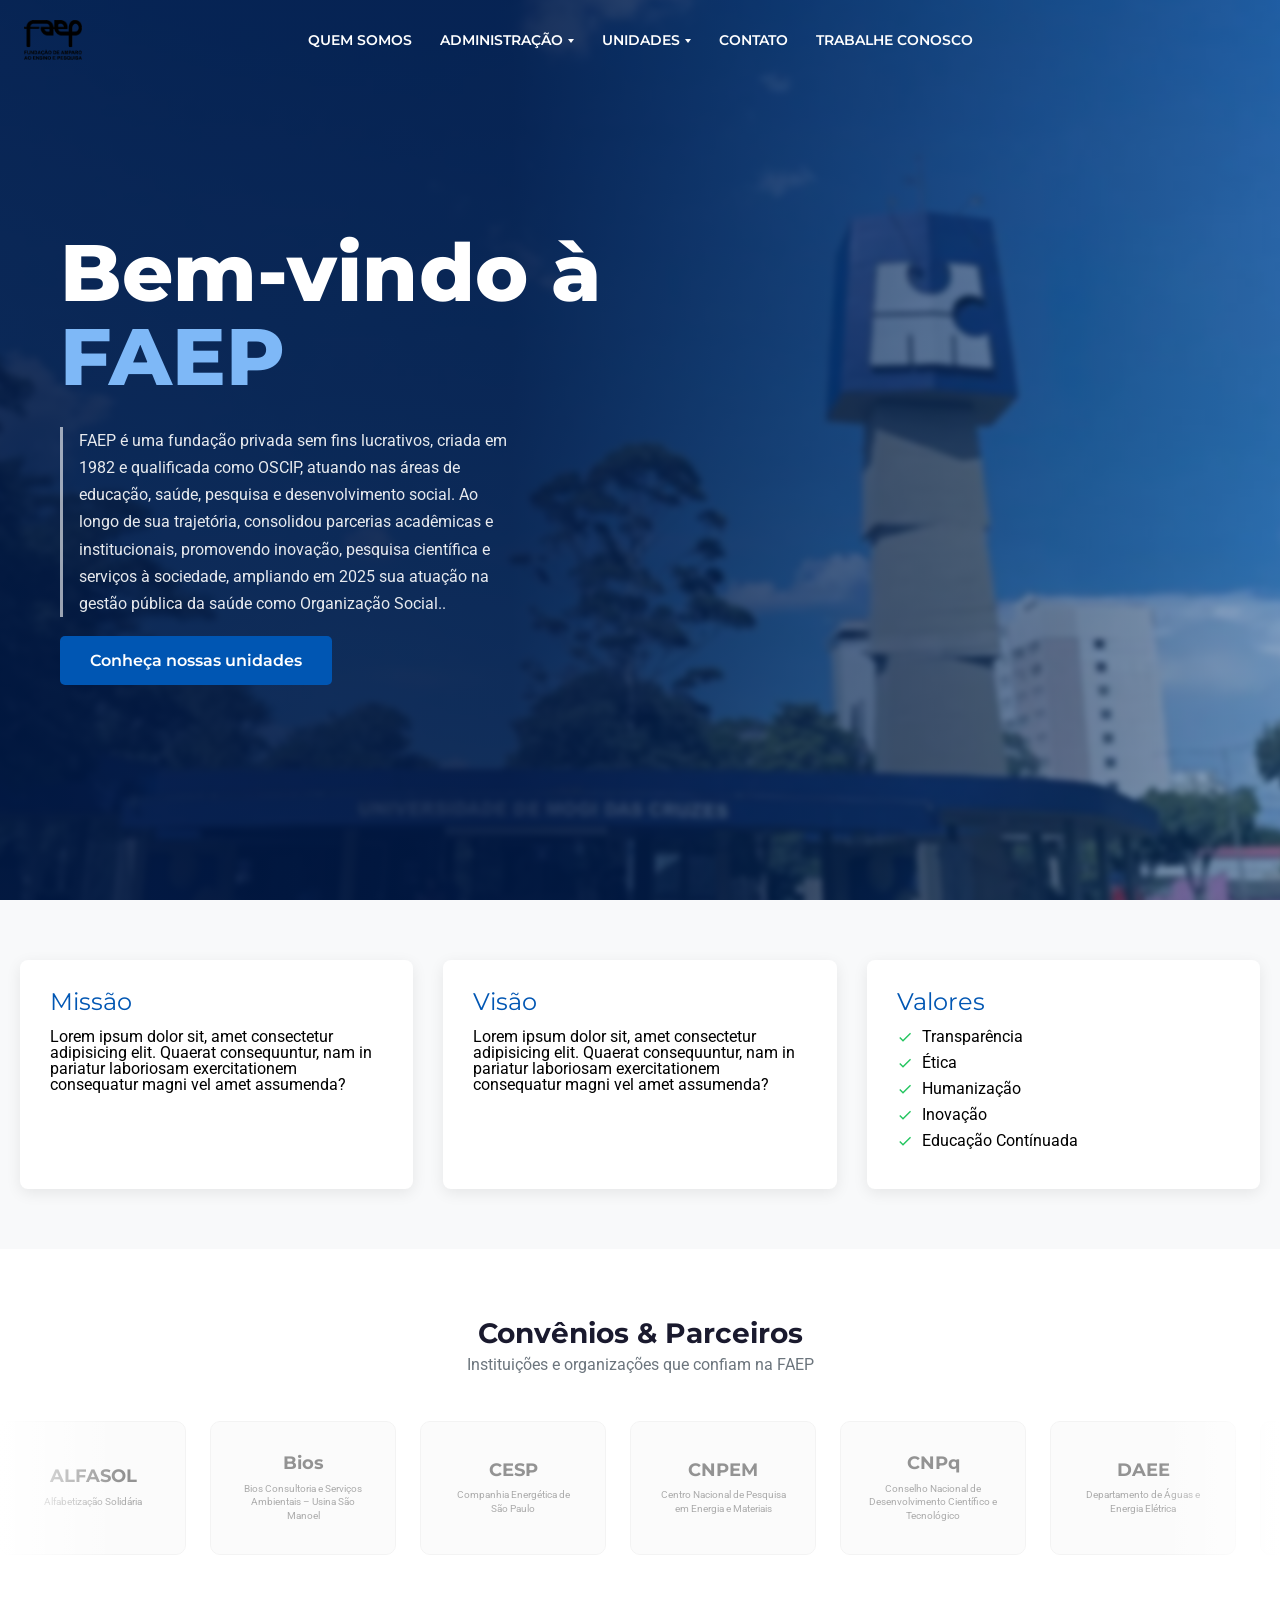
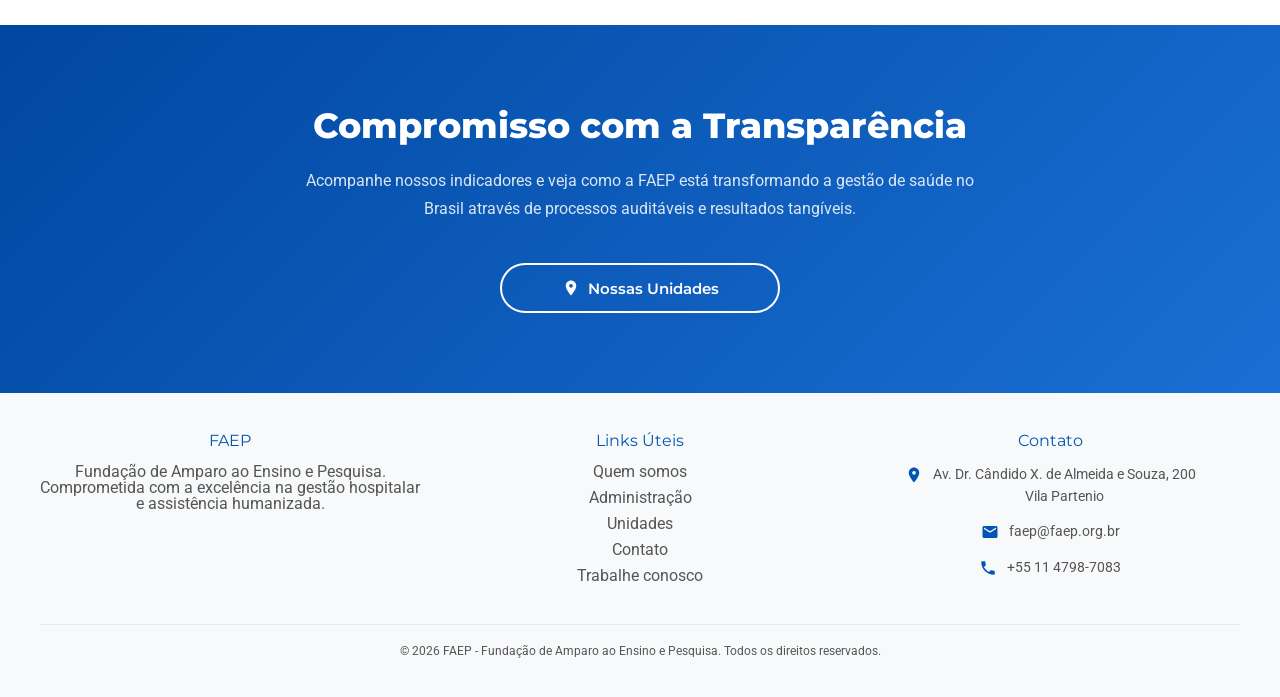
<file: index.html>
<!DOCTYPE html>
<html lang="pt-BR">
<head>
    <meta charset="UTF-8">
    <meta name="viewport" content="width=device-width, initial-scale=1.0">
    <meta name="description" content="A FAEP é uma fundação privada sem fins lucrativos que atua em educação, saúde e pesquisa desde 1982. Conheça nossas unidades e projetos sociais.">

    <link rel="preconnect" href="https://fonts.googleapis.com">
    <link rel="preconnect" href="https://fonts.gstatic.com" crossorigin>

    <!-- Styles -->
    <link rel="stylesheet" href="./css/reset.css">
    <link rel="stylesheet" href="./css/global.css">
    <link rel="stylesheet" href="./css/components/header.css">
    <link rel="stylesheet" href="./css/components/footer.css">
    <link rel="stylesheet" href="./css/components/commitment.css">
    <link rel="stylesheet" href="./css/index_css/index.css">
    <link rel="stylesheet" href="./css/index_css/index-media.css">
    <link rel="stylesheet" href="./css/components/partners.css">

    <title>FAEP</title>
</head>
<body class="body">
    <header class="header">
        <a href="https://www.faep.org.br/" class="header__logo-link">
            <img src="./assets/images/logo_faep/logofaep.png" alt="Logo FAEP" class="header__logo" width="284" height="195">
        </a>

        <button class="header__hamburger" aria-label="Abrir menu" aria-expanded="false">
            <span></span>
            <span></span>
            <span></span>
        </button>

        <nav class="header__nav">
            <ul class="header__nav-list">
                <li class="header__nav-item"><a href="./pages/quem-somos.html" class="header__nav-link">QUEM SOMOS</a></li>
                <li class="header__nav-item header__nav-item--has-dropdown">
                    <a href="./pages/administracao.html" class="header__nav-link">ADMINISTRAÇÃO</a>
                    <button class="header__dropdown-toggle" aria-expanded="false" aria-label="Submenu de administração">
                        <svg class="header__dropdown-chevron" xmlns="http://www.w3.org/2000/svg" viewBox="0 0 24 24" fill="currentColor" width="14" height="14"><path d="M7.41 8.59 12 13.17l4.59-4.58L18 10l-6 6-6-6z"/></svg>
                    </button>
                    <ul class="header__dropdown">
                        <li><a href="./pages/administracao.html#conselho-curador" class="header__dropdown-link">Conselho Curador</a></li>
                        <li><a href="./pages/administracao.html#diretoria" class="header__dropdown-link">Diretoria</a></li>
                        <li><a href="./pages/administracao.html#conselho-fiscal" class="header__dropdown-link">Conselho Fiscal</a></li>
                        <li><a href="./pages/administracao.html#organograma" class="header__dropdown-link">Organograma</a></li>
                        <li><a href="./pages/administracao.html#estatuto" class="header__dropdown-link">Estatuto Social</a></li>
                        <li><a href="./pages/administracao.html#documentacoes" class="header__dropdown-link">Documentações</a></li>
                    </ul>
                </li>
                <li class="header__nav-item header__nav-item--has-dropdown">
                    <a href="./pages/unidades.html" class="header__nav-link">UNIDADES</a>
                    <button class="header__dropdown-toggle" aria-expanded="false" aria-label="Submenu de unidades">
                        <svg class="header__dropdown-chevron" xmlns="http://www.w3.org/2000/svg" viewBox="0 0 24 24" fill="currentColor" width="14" height="14"><path d="M7.41 8.59 12 13.17l4.59-4.58L18 10l-6 6-6-6z"/></svg>
                    </button>
                    <ul class="header__dropdown">
                        <li><a href="./pages/unidades.html#sao-paulo" class="header__dropdown-link">São Paulo</a></li>
                        <li><a href="./pages/unidades.html#rio-de-janeiro" class="header__dropdown-link">Rio de Janeiro</a></li>
                    </ul>
                </li>
                <li class="header__nav-item"><a href="./pages/contato.html" class="header__nav-link">CONTATO</a></li>
                <li class="header__nav-item"><a href="./pages/trabalhe-conosco.html" class="header__nav-link">TRABALHE CONOSCO</a></li>
            </ul>
        </nav>
    </header>

    <main class="main">
        <section class="hero">
            <div class="hero__content">
                <h1 class="hero__title">
                    <span class="hero__title-line1">Bem-vindo à</span>
                    <span class="hero__title-line2">FAEP</span>
                </h1>
                <p class="hero__subtitle">FAEP é uma fundação privada sem fins lucrativos, criada em 1982 e qualificada como OSCIP, atuando nas áreas de educação, saúde, pesquisa e desenvolvimento social. Ao longo de sua trajetória, consolidou parcerias acadêmicas e institucionais, promovendo inovação, pesquisa científica e serviços à sociedade, ampliando em 2025 sua atuação na gestão pública da saúde como Organização Social..</p>
                <a href="./pages/unidades.html" class="hero__cta">Conheça nossas unidades</a>
            </div>
        </section>

        <section class="about">
            <div class="about__container">
                <div class="about__card">
                    <h2 class="about__card-title">Missão</h2>
                    <p class="about__card-text">Lorem ipsum dolor sit, amet consectetur adipisicing elit. Quaerat consequuntur, nam in pariatur laboriosam exercitationem consequatur magni vel amet assumenda?</p>
                </div>

                <div class="about__card">
                    <h2 class="about__card-title">Visão</h2>
                    <p class="about__card-text">Lorem ipsum dolor sit, amet consectetur adipisicing elit. Quaerat consequuntur, nam in pariatur laboriosam exercitationem consequatur magni vel amet assumenda?</p>
                </div>

                <div class="about__card">
                    <h2 class="about__card-title">Valores</h2>
                    <ul class="about__values-list">
                        <li class="about__values-item">Transparência</li>
                        <li class="about__values-item">Ética</li>
                        <li class="about__values-item">Humanização</li>
                        <li class="about__values-item">Inovação</li>
                        <li class="about__values-item">Educação Contínuada</li>
                    </ul>
                </div>
            </div>
        </section>

        <!-- ── Parceiros & Convênios ── -->
        <section class="partners">
            <div class="partners__header">
                <h2 class="partners__title">Convênios & Parceiros</h2>
                <p class="partners__subtitle">Instituições e organizações que confiam na FAEP</p>
            </div>

            <div class="partners__track-wrapper">
                <div class="partners__track">
                    <!-- Grupo 1 -->
                    <div class="partners__card"><span class="partners__card-abbr">ALFASOL</span><span class="partners__card-name">Alfabetização Solidária</span></div>
                    <div class="partners__card"><span class="partners__card-abbr">Bios</span><span class="partners__card-name">Bios Consultoria e Serviços Ambientais – Usina São Manoel</span></div>
                    <div class="partners__card"><span class="partners__card-abbr">CESP</span><span class="partners__card-name">Companhia Energética de São Paulo</span></div>
                    <div class="partners__card"><span class="partners__card-abbr">CNPEM</span><span class="partners__card-name">Centro Nacional de Pesquisa em Energia e Materiais</span></div>
                    <div class="partners__card"><span class="partners__card-abbr">CNPq</span><span class="partners__card-name">Conselho Nacional de Desenvolvimento Científico e Tecnológico</span></div>
                    <div class="partners__card"><span class="partners__card-abbr">DAEE</span><span class="partners__card-name">Departamento de Águas e Energia Elétrica</span></div>
                    <div class="partners__card"><span class="partners__card-abbr">FAPESP</span><span class="partners__card-name">Fundação de Amparo à Pesquisa do Estado de São Paulo</span></div>
                    <div class="partners__card"><span class="partners__card-abbr">FAT</span><span class="partners__card-name">Fundo de Amparo ao Trabalhador</span></div>
                    <div class="partners__card"><span class="partners__card-abbr">FDE</span><span class="partners__card-name">Fundação Para o Desenvolvimento da Educação de SP</span></div>
                    <div class="partners__card"><span class="partners__card-abbr">FEHIDRO</span><span class="partners__card-name">Fundo Estadual de Recursos Hídricos</span></div>
                    <div class="partners__card"><span class="partners__card-abbr">FINEP</span><span class="partners__card-name">Financiadora de Estudos e Projetos</span></div>
                    <div class="partners__card"><span class="partners__card-abbr">Furnas</span><span class="partners__card-name">Furnas Centrais Elétricas</span></div>
                    <div class="partners__card"><span class="partners__card-abbr">Gov. SP</span><span class="partners__card-name">Governo do Estado de São Paulo – Teia do Saber</span></div>
                    <div class="partners__card"><span class="partners__card-abbr">HYG</span><span class="partners__card-name">HYG Systems Ingredientes Indústria e Comércio Ltda</span></div>
                    <div class="partners__card"><span class="partners__card-abbr">IBP</span><span class="partners__card-name">Indústria Brasileira de Peixe</span></div>
                    <div class="partners__card"><span class="partners__card-abbr">INIP</span><span class="partners__card-name">Instituto Nacional de Investigação Pesqueira de Angola</span></div>
                    <div class="partners__card"><span class="partners__card-abbr">Ecofuturo</span><span class="partners__card-name">Instituto Ecofuturo – Futuro Para o Desenvolvimento Sustentável</span></div>
                    <div class="partners__card"><span class="partners__card-abbr">INTS</span><span class="partners__card-name">Instituto Nacional de Tecnologia e Saúde</span></div>
                    <div class="partners__card"><span class="partners__card-abbr">Kimberly Clark</span><span class="partners__card-name">Kimberly Clark Brasil Indústria e Comércio de Produtos de Higiene</span></div>
                    <div class="partners__card"><span class="partners__card-abbr">Mcassab</span><span class="partners__card-name">Mcassab Comércio e Indústria Ltda</span></div>
                    <div class="partners__card"><span class="partners__card-abbr">OMS</span><span class="partners__card-name">Organização Mundial de Saúde</span></div>
                    <div class="partners__card"><span class="partners__card-abbr">OPAS</span><span class="partners__card-name">Organização Pan-Americana da Saúde</span></div>
                    <div class="partners__card"><span class="partners__card-abbr">Pref. Poá</span><span class="partners__card-name">Prefeitura da Estância Hidromineral de Poá</span></div>
                    <div class="partners__card"><span class="partners__card-abbr">Pref. Arujá</span><span class="partners__card-name">Prefeitura Municipal de Arujá</span></div>
                    <div class="partners__card"><span class="partners__card-abbr">Pref. Bertioga</span><span class="partners__card-name">Prefeitura Municipal de Bertioga</span></div>
                    <div class="partners__card"><span class="partners__card-abbr">Pref. Birigui</span><span class="partners__card-name">Prefeitura Municipal de Birigui</span></div>
                    <div class="partners__card"><span class="partners__card-abbr">Pref. Jacareí</span><span class="partners__card-name">Prefeitura Municipal de Jacareí</span></div>
                    <div class="partners__card"><span class="partners__card-abbr">Pref. Mogi</span><span class="partners__card-name">Prefeitura Municipal de Mogi das Cruzes</span></div>
                    <div class="partners__card"><span class="partners__card-abbr">Pref. S. Isabel</span><span class="partners__card-name">Prefeitura Municipal de Santa Isabel</span></div>
                    <div class="partners__card"><span class="partners__card-abbr">Pref. Suzano</span><span class="partners__card-name">Prefeitura Municipal de Suzano</span></div>
                    <div class="partners__card"><span class="partners__card-abbr">SABESP</span><span class="partners__card-name">Companhia de Saneamento Básico do Estado de São Paulo</span></div>
                    <div class="partners__card"><span class="partners__card-abbr">SEBRAE</span><span class="partners__card-name">Serviço Brasileiro de Apoio às Micro e Pequenas Empresas</span></div>
                    <div class="partners__card"><span class="partners__card-abbr">Soares</span><span class="partners__card-name">Soares Prestação de Serviços Ltda – Usina São Manoel</span></div>
                    <div class="partners__card"><span class="partners__card-abbr">SOS</span><span class="partners__card-name">SOS Mata Atlântica</span></div>
                    <div class="partners__card"><span class="partners__card-abbr">Suzano</span><span class="partners__card-name">Suzano Papel e Celulose</span></div>
                    <div class="partners__card"><span class="partners__card-abbr">UMC</span><span class="partners__card-name">Universidade de Mogi das Cruzes</span></div>
                    <div class="partners__card"><span class="partners__card-abbr">USM</span><span class="partners__card-name">Usina Hidrelétrica de São Manoel</span></div>
                    <div class="partners__card"><span class="partners__card-abbr">UTP</span><span class="partners__card-name">Usina Hidrelétrica de Teles Pires</span></div>
                    <div class="partners__card"><span class="partners__card-abbr">Wharton</span><span class="partners__card-name">Wharton Tecnologia Ambiental Ltda</span></div>

                    <!-- Grupo 2 (duplicata para loop infinito) -->
                    <div class="partners__card"><span class="partners__card-abbr">ALFASOL</span><span class="partners__card-name">Alfabetização Solidária</span></div>
                    <div class="partners__card"><span class="partners__card-abbr">Bios</span><span class="partners__card-name">Bios Consultoria e Serviços Ambientais – Usina São Manoel</span></div>
                    <div class="partners__card"><span class="partners__card-abbr">CESP</span><span class="partners__card-name">Companhia Energética de São Paulo</span></div>
                    <div class="partners__card"><span class="partners__card-abbr">CNPEM</span><span class="partners__card-name">Centro Nacional de Pesquisa em Energia e Materiais</span></div>
                    <div class="partners__card"><span class="partners__card-abbr">CNPq</span><span class="partners__card-name">Conselho Nacional de Desenvolvimento Científico e Tecnológico</span></div>
                    <div class="partners__card"><span class="partners__card-abbr">DAEE</span><span class="partners__card-name">Departamento de Águas e Energia Elétrica</span></div>
                    <div class="partners__card"><span class="partners__card-abbr">FAPESP</span><span class="partners__card-name">Fundação de Amparo à Pesquisa do Estado de São Paulo</span></div>
                    <div class="partners__card"><span class="partners__card-abbr">FAT</span><span class="partners__card-name">Fundo de Amparo ao Trabalhador</span></div>
                    <div class="partners__card"><span class="partners__card-abbr">FDE</span><span class="partners__card-name">Fundação Para o Desenvolvimento da Educação de SP</span></div>
                    <div class="partners__card"><span class="partners__card-abbr">FEHIDRO</span><span class="partners__card-name">Fundo Estadual de Recursos Hídricos</span></div>
                    <div class="partners__card"><span class="partners__card-abbr">FINEP</span><span class="partners__card-name">Financiadora de Estudos e Projetos</span></div>
                    <div class="partners__card"><span class="partners__card-abbr">Furnas</span><span class="partners__card-name">Furnas Centrais Elétricas</span></div>
                    <div class="partners__card"><span class="partners__card-abbr">Gov. SP</span><span class="partners__card-name">Governo do Estado de São Paulo – Teia do Saber</span></div>
                    <div class="partners__card"><span class="partners__card-abbr">HYG</span><span class="partners__card-name">HYG Systems Ingredientes Indústria e Comércio Ltda</span></div>
                    <div class="partners__card"><span class="partners__card-abbr">IBP</span><span class="partners__card-name">Indústria Brasileira de Peixe</span></div>
                    <div class="partners__card"><span class="partners__card-abbr">INIP</span><span class="partners__card-name">Instituto Nacional de Investigação Pesqueira de Angola</span></div>
                    <div class="partners__card"><span class="partners__card-abbr">Ecofuturo</span><span class="partners__card-name">Instituto Ecofuturo – Futuro Para o Desenvolvimento Sustentável</span></div>
                    <div class="partners__card"><span class="partners__card-abbr">INTS</span><span class="partners__card-name">Instituto Nacional de Tecnologia e Saúde</span></div>
                    <div class="partners__card"><span class="partners__card-abbr">Kimberly Clark</span><span class="partners__card-name">Kimberly Clark Brasil Indústria e Comércio de Produtos de Higiene</span></div>
                    <div class="partners__card"><span class="partners__card-abbr">Mcassab</span><span class="partners__card-name">Mcassab Comércio e Indústria Ltda</span></div>
                    <div class="partners__card"><span class="partners__card-abbr">OMS</span><span class="partners__card-name">Organização Mundial de Saúde</span></div>
                    <div class="partners__card"><span class="partners__card-abbr">OPAS</span><span class="partners__card-name">Organização Pan-Americana da Saúde</span></div>
                    <div class="partners__card"><span class="partners__card-abbr">Pref. Poá</span><span class="partners__card-name">Prefeitura da Estância Hidromineral de Poá</span></div>
                    <div class="partners__card"><span class="partners__card-abbr">Pref. Arujá</span><span class="partners__card-name">Prefeitura Municipal de Arujá</span></div>
                    <div class="partners__card"><span class="partners__card-abbr">Pref. Bertioga</span><span class="partners__card-name">Prefeitura Municipal de Bertioga</span></div>
                    <div class="partners__card"><span class="partners__card-abbr">Pref. Birigui</span><span class="partners__card-name">Prefeitura Municipal de Birigui</span></div>
                    <div class="partners__card"><span class="partners__card-abbr">Pref. Jacareí</span><span class="partners__card-name">Prefeitura Municipal de Jacareí</span></div>
                    <div class="partners__card"><span class="partners__card-abbr">Pref. Mogi</span><span class="partners__card-name">Prefeitura Municipal de Mogi das Cruzes</span></div>
                    <div class="partners__card"><span class="partners__card-abbr">Pref. S. Isabel</span><span class="partners__card-name">Prefeitura Municipal de Santa Isabel</span></div>
                    <div class="partners__card"><span class="partners__card-abbr">Pref. Suzano</span><span class="partners__card-name">Prefeitura Municipal de Suzano</span></div>
                    <div class="partners__card"><span class="partners__card-abbr">SABESP</span><span class="partners__card-name">Companhia de Saneamento Básico do Estado de São Paulo</span></div>
                    <div class="partners__card"><span class="partners__card-abbr">SEBRAE</span><span class="partners__card-name">Serviço Brasileiro de Apoio às Micro e Pequenas Empresas</span></div>
                    <div class="partners__card"><span class="partners__card-abbr">Soares</span><span class="partners__card-name">Soares Prestação de Serviços Ltda – Usina São Manoel</span></div>
                    <div class="partners__card"><span class="partners__card-abbr">SOS</span><span class="partners__card-name">SOS Mata Atlântica</span></div>
                    <div class="partners__card"><span class="partners__card-abbr">Suzano</span><span class="partners__card-name">Suzano Papel e Celulose</span></div>
                    <div class="partners__card"><span class="partners__card-abbr">UMC</span><span class="partners__card-name">Universidade de Mogi das Cruzes</span></div>
                    <div class="partners__card"><span class="partners__card-abbr">USM</span><span class="partners__card-name">Usina Hidrelétrica de São Manoel</span></div>
                    <div class="partners__card"><span class="partners__card-abbr">UTP</span><span class="partners__card-name">Usina Hidrelétrica de Teles Pires</span></div>
                    <div class="partners__card"><span class="partners__card-abbr">Wharton</span><span class="partners__card-name">Wharton Tecnologia Ambiental Ltda</span></div>
                </div>
            </div>
        </section>

        <section class="commitment">
            <div class="commitment__container">
                <h2 class="commitment__title">Compromisso com a Transparência</h2>
                <p class="commitment__text">Acompanhe nossos indicadores e veja como a FAEP está transformando a gestão de saúde no Brasil através de processos auditáveis e resultados tangíveis.</p>
                <div class="commitment__actions">
                    <a href="./pages/unidades.html" class="commitment__btn commitment__btn--outline">
                        <svg xmlns="http://www.w3.org/2000/svg" viewBox="0 0 24 24" fill="currentColor" width="18" height="18"><path d="M12 2C8.13 2 5 5.13 5 9c0 5.25 7 13 7 13s7-7.75 7-13c0-3.87-3.13-7-7-7zm0 9.5c-1.38 0-2.5-1.12-2.5-2.5s1.12-2.5 2.5-2.5 2.5 1.12 2.5 2.5-1.12 2.5-2.5 2.5z"/></svg>
                        Nossas Unidades
                    </a>
                </div>
            </div>
        </section>
    </main>

    <footer class="footer">
        <div class="footer__container">
            <div class="footer__column">
                <h3 class="footer__column-title">FAEP</h3>
                <p class="footer__column-text">Fundação de Amparo ao Ensino e Pesquisa. Comprometida com a excelência na gestão hospitalar e assistência humanizada.</p>
            </div>

            <div class="footer__column">
                <h3 class="footer__column-title">Links Úteis</h3>
                <ul class="footer__nav">
                    <li class="footer__nav-item"><a href="./pages/quem-somos.html" class="footer__nav-link">Quem somos</a></li>
                    <li class="footer__nav-item"><a href="./pages/administracao.html" class="footer__nav-link">Administração</a></li>
                    <li class="footer__nav-item"><a href="./pages/unidades.html" class="footer__nav-link">Unidades</a></li>
                    <li class="footer__nav-item"><a href="./pages/contato.html" class="footer__nav-link">Contato</a></li>
                    <li class="footer__nav-item"><a href="./pages/trabalhe-conosco.html" class="footer__nav-link">Trabalhe conosco</a></li>
                </ul>
            </div>

            <div class="footer__column">
                <h3 class="footer__column-title">Contato</h3>
                <div class="footer__contact">
                    <a href="https://www.google.com/maps/search/?api=1&query=Av.+Dr.+Cândido+X.+de+Almeida+e+Souza,+200,+Vila+Partenio" target="_blank" class="footer__contact-item">
                        <svg xmlns="http://www.w3.org/2000/svg" viewBox="0 0 24 24" fill="currentColor" width="18" height="18"><path d="M12 2C8.13 2 5 5.13 5 9c0 5.25 7 13 7 13s7-7.75 7-13c0-3.87-3.13-7-7-7zm0 9.5c-1.38 0-2.5-1.12-2.5-2.5s1.12-2.5 2.5-2.5 2.5 1.12 2.5 2.5-1.12 2.5-2.5 2.5z"/></svg>
                        <span>Av. Dr. Cândido X. de Almeida e Souza, 200<br>Vila Partenio</span>
                    </a>
                    <a href="mailto:faep@faep.org.br" class="footer__contact-item">
                        <svg xmlns="http://www.w3.org/2000/svg" viewBox="0 0 24 24" fill="currentColor" width="18" height="18"><path d="M20 4H4c-1.1 0-2 .9-2 2v12c0 1.1.9 2 2 2h16c1.1 0 2-.9 2-2V6c0-1.1-.9-2-2-2zm0 4-8 5-8-5V6l8 5 8-5v2z"/></svg>
                        <span>faep@faep.org.br</span>
                    </a>
                    <a href="tel:+551147987083" class="footer__contact-item">
                        <svg xmlns="http://www.w3.org/2000/svg" viewBox="0 0 24 24" fill="currentColor" width="18" height="18"><path d="M6.62 10.79c1.44 2.83 3.76 5.14 6.59 6.59l2.2-2.2c.27-.27.67-.36 1.02-.24 1.12.37 2.33.57 3.57.57.55 0 1 .45 1 1V20c0 .55-.45 1-1 1-9.39 0-17-7.61-17-17 0-.55.45-1 1-1h3.5c.55 0 1 .45 1 1 0 1.25.2 2.45.57 3.57.11.35.03.74-.25 1.02l-2.2 2.2z"/></svg>
                        <span>+55 11 4798-7083</span>
                    </a>
                </div>
            </div>
        </div>
        <div class="footer__bottom">
            <p>© 2026 FAEP - Fundação de Amparo ao Ensino e Pesquisa. Todos os direitos reservados.</p>
        </div>
    </footer>

    <script>
        const hamburger = document.querySelector('.header__hamburger');
        const nav = document.querySelector('.header__nav');
        const header = document.querySelector('.header');

        hamburger.addEventListener('click', () => {
            const isOpen = nav.classList.toggle('header__nav--open');
            hamburger.classList.toggle('header__hamburger--open', isOpen);
            hamburger.setAttribute('aria-expanded', isOpen);
            if (!isOpen) {
                document.querySelectorAll('.header__nav-item--dropdown-open').forEach(item => {
                    item.classList.remove('header__nav-item--dropdown-open');
                    const t = item.querySelector('.header__dropdown-toggle');
                    if (t) t.setAttribute('aria-expanded', 'false');
                });
            }
        });

        document.addEventListener('click', (e) => {
            if (!e.target.closest('.header')) {
                nav.classList.remove('header__nav--open');
                hamburger.classList.remove('header__hamburger--open');
                hamburger.setAttribute('aria-expanded', 'false');
                document.querySelectorAll('.header__nav-item--dropdown-open').forEach(item => {
                    item.classList.remove('header__nav-item--dropdown-open');
                    const t = item.querySelector('.header__dropdown-toggle');
                    if (t) t.setAttribute('aria-expanded', 'false');
                });
            }
        });

        window.addEventListener('scroll', () => {
            header.classList.toggle('header--scrolled', window.scrollY > 60);
        });

        document.querySelectorAll('.header__dropdown-toggle').forEach(toggle => {
            toggle.addEventListener('click', e => {
                e.stopPropagation();
                const item = toggle.closest('.header__nav-item--has-dropdown');
                const isOpen = item.classList.toggle('header__nav-item--dropdown-open');
                toggle.setAttribute('aria-expanded', isOpen);
            });
        });
    </script>

    <div vw class="enabled">
        <div vw-access-button class="active"></div>
        <div vw-plugin-wrapper>
            <div class="vw-plugin-top-wrapper"></div>
        </div>
    </div>
    <script src="https://vlibras.gov.br/app/vlibras-plugin.js"></script>
    <script>new window.VLibras.Widget('https://vlibras.gov.br/app');</script>
</body>
</html>
</file>
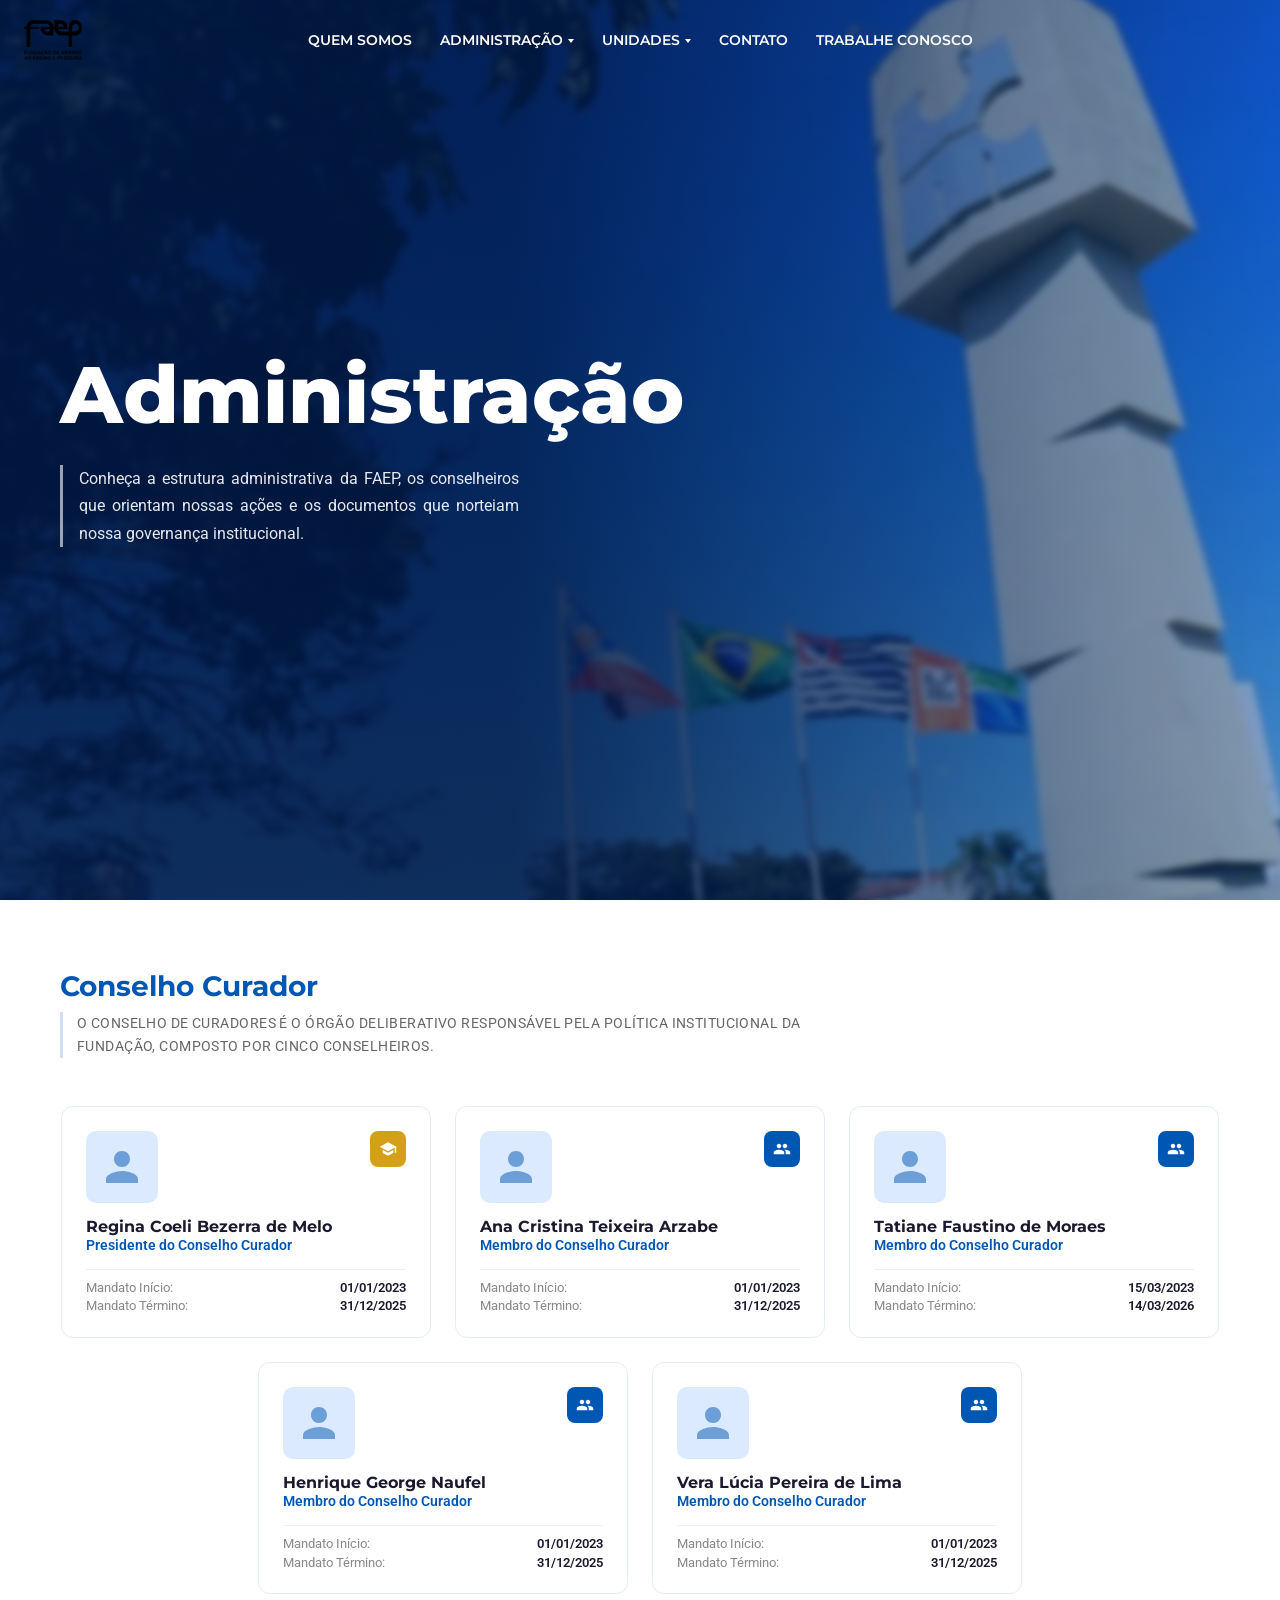
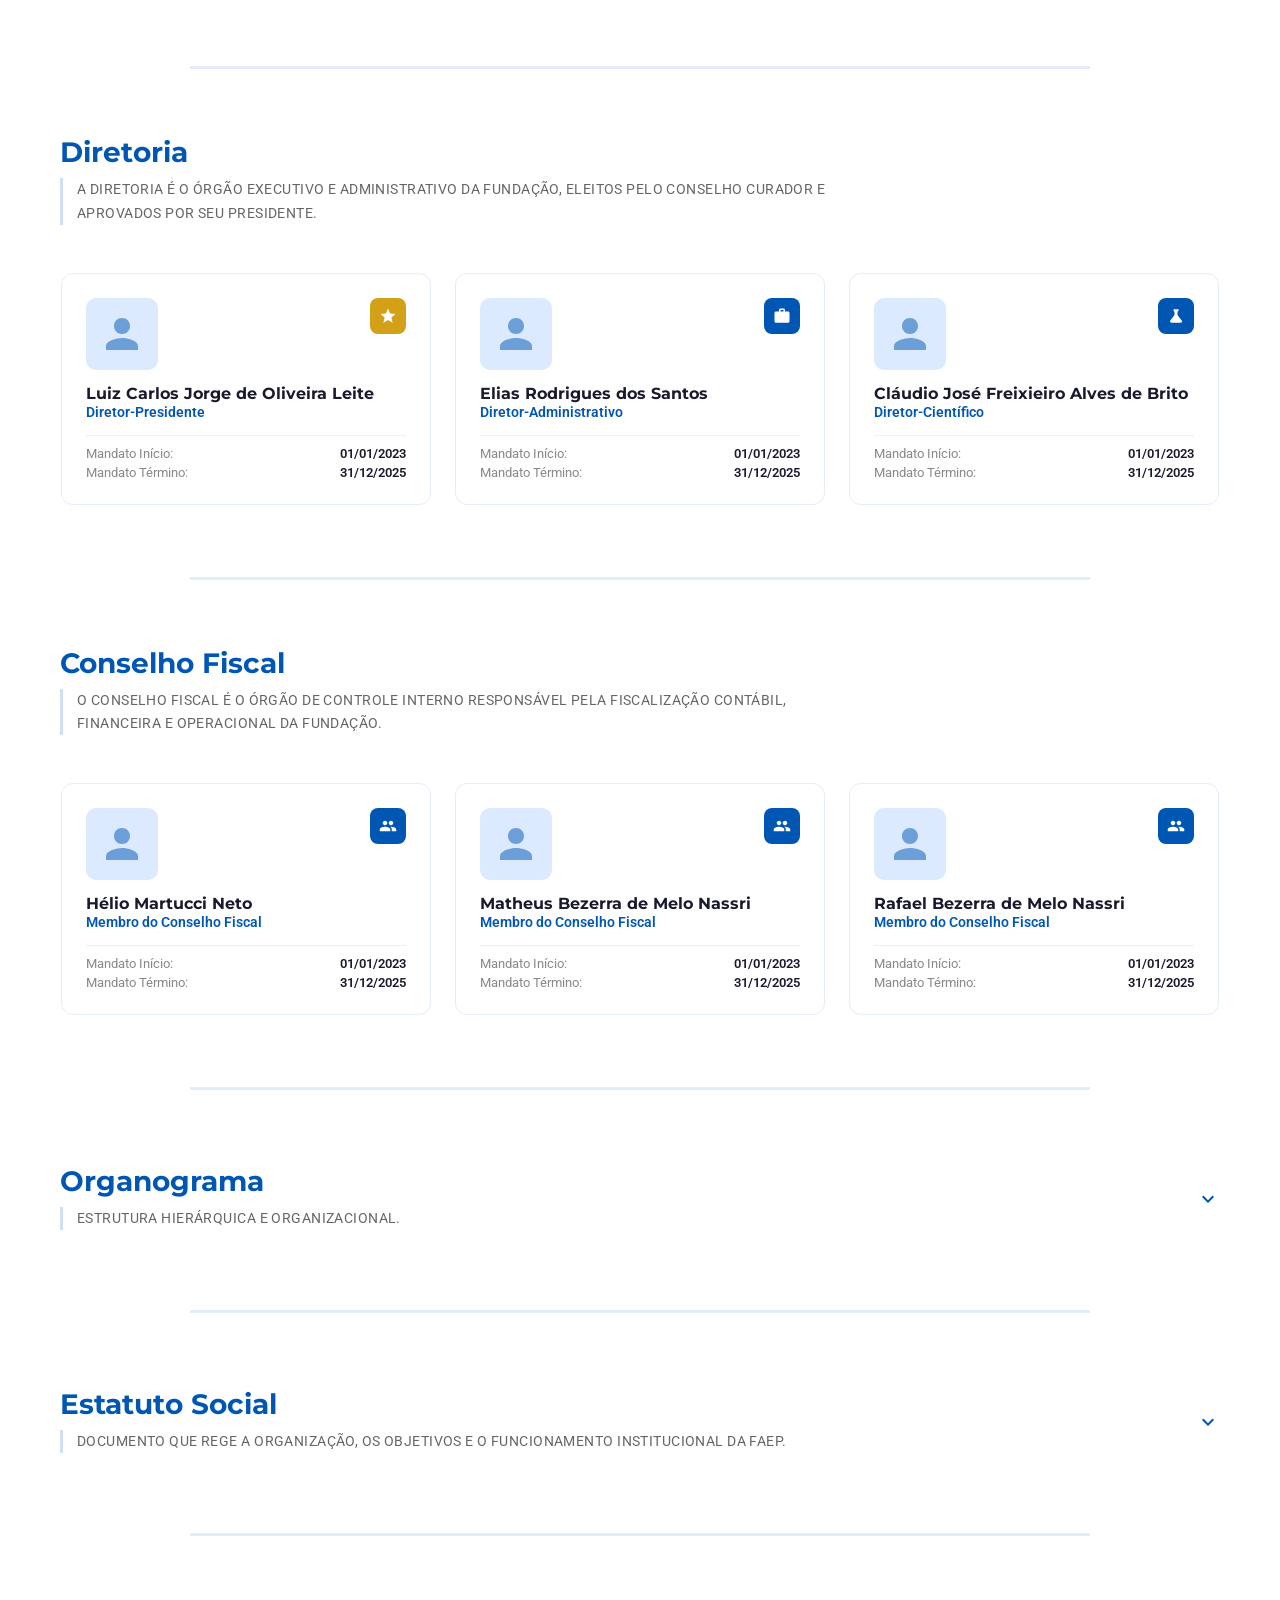
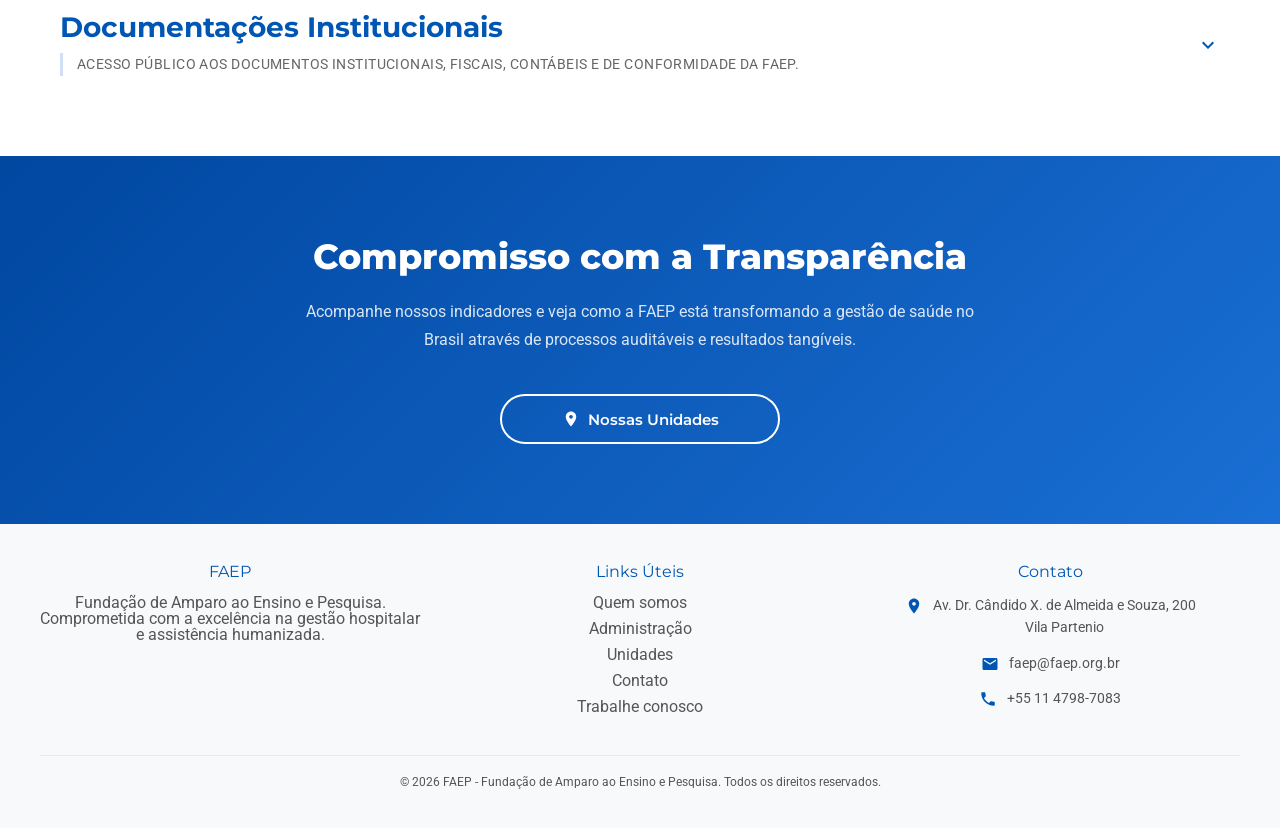
<file: pages/administracao.html>
<!DOCTYPE html>
<html lang="pt-BR">
<head>
    <meta charset="UTF-8">
    <meta name="viewport" content="width=device-width, initial-scale=1.0">
    <meta name="description" content="Conheça a estrutura administrativa da FAEP, seus gestores e o modelo de transparência que norteia a fundação.">

    <link rel="preconnect" href="https://fonts.googleapis.com">
    <link rel="preconnect" href="https://fonts.gstatic.com" crossorigin>

    <!-- Styles -->
    <link rel="stylesheet" href="../css/reset.css">
    <link rel="stylesheet" href="../css/global.css">
    <link rel="stylesheet" href="../css/components/header.css">
    <link rel="stylesheet" href="../css/components/footer.css">
    <link rel="stylesheet" href="../css/components/commitment.css">
    <link rel="stylesheet" href="../css/administracao_css/administracao.css">
    <link rel="stylesheet" href="../css/administracao_css/administracao-media.css">

    <title>FAEP - Administração</title>
</head>
<body class="body">
    <header class="header">
        <a href="../index.html" class="header__logo-link">
            <img src="../assets/images/logo_faep/logofaep.png" alt="Logo FAEP" class="header__logo" width="284" height="195">
        </a>

        <button class="header__hamburger" aria-label="Abrir menu" aria-expanded="false">
            <span></span>
            <span></span>
            <span></span>
        </button>

        <nav class="header__nav">
            <ul class="header__nav-list">
                <li class="header__nav-item"><a href="./quem-somos.html" class="header__nav-link">QUEM SOMOS</a></li>
                <li class="header__nav-item header__nav-item--has-dropdown">
                    <a href="./administracao.html" class="header__nav-link header__nav-link--active">ADMINISTRAÇÃO</a>
                    <button class="header__dropdown-toggle" aria-expanded="false" aria-label="Submenu de administração">
                        <svg class="header__dropdown-chevron" xmlns="http://www.w3.org/2000/svg" viewBox="0 0 24 24" fill="currentColor" width="14" height="14"><path d="M7.41 8.59 12 13.17l4.59-4.58L18 10l-6 6-6-6z"/></svg>
                    </button>
                    <ul class="header__dropdown">
                        <li><a href="./administracao.html#conselho-curador" class="header__dropdown-link">Conselho Curador</a></li>
                        <li><a href="./administracao.html#diretoria" class="header__dropdown-link">Diretoria</a></li>
                        <li><a href="./administracao.html#conselho-fiscal" class="header__dropdown-link">Conselho Fiscal</a></li>
                        <li><a href="./administracao.html#organograma" class="header__dropdown-link">Organograma</a></li>
                        <li><a href="./administracao.html#estatuto" class="header__dropdown-link">Estatuto Social</a></li>
                        <li><a href="./administracao.html#documentacoes" class="header__dropdown-link">Documentações</a></li>
                    </ul>
                </li>
                <li class="header__nav-item header__nav-item--has-dropdown">
                    <a href="./unidades.html" class="header__nav-link">UNIDADES</a>
                    <button class="header__dropdown-toggle" aria-expanded="false" aria-label="Submenu de unidades">
                        <svg class="header__dropdown-chevron" xmlns="http://www.w3.org/2000/svg" viewBox="0 0 24 24" fill="currentColor" width="14" height="14"><path d="M7.41 8.59 12 13.17l4.59-4.58L18 10l-6 6-6-6z"/></svg>
                    </button>
                    <ul class="header__dropdown">
                        <li><a href="./unidades.html#sao-paulo" class="header__dropdown-link">São Paulo</a></li>
                        <li><a href="./unidades.html#rio-de-janeiro" class="header__dropdown-link">Rio de Janeiro</a></li>
                    </ul>
                </li>
                <li class="header__nav-item"><a href="./contato.html" class="header__nav-link">CONTATO</a></li>
                <li class="header__nav-item"><a href="./trabalhe-conosco.html" class="header__nav-link">TRABALHE CONOSCO</a></li>
            </ul>
        </nav>
    </header>

    <main class="adm-main">

        <section class="adm-hero">
            <div class="adm-hero__content">
                <h1 class="adm-hero__title">
                    <span class="adm-hero__title-line1">Administração</span>
                </h1>
                <p class="adm-hero__subtitle">Conheça a estrutura administrativa da FAEP, os conselheiros que orientam nossas ações e os documentos que norteiam nossa governança institucional.</p>
            </div>
        </section>


    <section class="adm-council" id="conselho-curador">
        <div class="adm-council__header">
            <h2 class="adm-council__title">Conselho Curador</h2>
            <p class="adm-council__description">O Conselho de Curadores é o órgão deliberativo responsável pela política institucional da Fundação, composto por cinco conselheiros.</p>
        </div>

        <div class="adm-council__grid">

            <!-- Presidente -->
            <div class="adm-council__card">
                <div class="adm-council__card-top">
                    <div class="adm-council__photo-wrap">
                        <svg class="adm-council__photo-icon" xmlns="http://www.w3.org/2000/svg" viewBox="0 0 24 24" fill="currentColor"><path d="M12 12c2.7 0 4.8-2.1 4.8-4.8S14.7 2.4 12 2.4 7.2 4.5 7.2 7.2 9.3 12 12 12zm0 2.4c-3.2 0-9.6 1.6-9.6 4.8v2.4h19.2v-2.4c0-3.2-6.4-4.8-9.6-4.8z"/></svg>
                    </div>
                    <div class="adm-council__badge adm-council__badge--president">
                        <svg xmlns="http://www.w3.org/2000/svg" viewBox="0 0 24 24" fill="currentColor" width="18" height="18"><path d="M12 3L1 9l11 6 9-4.91V17h2V9L12 3zM5 13.18v4L12 21l7-3.82v-4L12 17l-7-3.82z"/></svg>
                    </div>
                </div>
                <div class="adm-council__card-body">
                    <h3 class="adm-council__name">Regina Coeli Bezerra de Melo</h3>
                    <span class="adm-council__role">Presidente do Conselho Curador</span>
                    <div class="adm-council__mandate">
                        <div class="adm-council__mandate-row">
                            <span class="adm-council__mandate-label">Mandato Início:</span>
                            <span class="adm-council__mandate-date">01/01/2023</span>
                        </div>
                        <div class="adm-council__mandate-row">
                            <span class="adm-council__mandate-label">Mandato Término:</span>
                            <span class="adm-council__mandate-date">31/12/2025</span>
                        </div>
                    </div>
                </div>
            </div>

            <!-- Membro 1 -->
            <div class="adm-council__card">
                <div class="adm-council__card-top">
                    <div class="adm-council__photo-wrap">
                        <svg class="adm-council__photo-icon" xmlns="http://www.w3.org/2000/svg" viewBox="0 0 24 24" fill="currentColor"><path d="M12 12c2.7 0 4.8-2.1 4.8-4.8S14.7 2.4 12 2.4 7.2 4.5 7.2 7.2 9.3 12 12 12zm0 2.4c-3.2 0-9.6 1.6-9.6 4.8v2.4h19.2v-2.4c0-3.2-6.4-4.8-9.6-4.8z"/></svg>
                    </div>
                    <div class="adm-council__badge">
                        <svg xmlns="http://www.w3.org/2000/svg" viewBox="0 0 24 24" fill="currentColor" width="18" height="18"><path d="M16 11c1.66 0 2.99-1.34 2.99-3S17.66 5 16 5c-1.66 0-3 1.34-3 3s1.34 3 3 3zm-8 0c1.66 0 2.99-1.34 2.99-3S9.66 5 8 5C6.34 5 5 6.34 5 8s1.34 3 3 3zm0 2c-2.33 0-7 1.17-7 3.5V19h14v-2.5c0-2.33-4.67-3.5-7-3.5zm8 0c-.29 0-.62.02-.97.05 1.16.84 1.97 1.97 1.97 3.45V19h6v-2.5c0-2.33-4.67-3.5-7-3.5z"/></svg>
                    </div>
                </div>
                <div class="adm-council__card-body">
                    <h3 class="adm-council__name">Ana Cristina Teixeira Arzabe</h3>
                    <span class="adm-council__role">Membro do Conselho Curador</span>
                    <div class="adm-council__mandate">
                        <div class="adm-council__mandate-row">
                            <span class="adm-council__mandate-label">Mandato Início:</span>
                            <span class="adm-council__mandate-date">01/01/2023</span>
                        </div>
                        <div class="adm-council__mandate-row">
                            <span class="adm-council__mandate-label">Mandato Término:</span>
                            <span class="adm-council__mandate-date">31/12/2025</span>
                        </div>
                    </div>
                </div>
            </div>

            <!-- Membro 2 -->
            <div class="adm-council__card">
                <div class="adm-council__card-top">
                    <div class="adm-council__photo-wrap">
                        <svg class="adm-council__photo-icon" xmlns="http://www.w3.org/2000/svg" viewBox="0 0 24 24" fill="currentColor"><path d="M12 12c2.7 0 4.8-2.1 4.8-4.8S14.7 2.4 12 2.4 7.2 4.5 7.2 7.2 9.3 12 12 12zm0 2.4c-3.2 0-9.6 1.6-9.6 4.8v2.4h19.2v-2.4c0-3.2-6.4-4.8-9.6-4.8z"/></svg>
                    </div>
                    <div class="adm-council__badge">
                        <svg xmlns="http://www.w3.org/2000/svg" viewBox="0 0 24 24" fill="currentColor" width="18" height="18"><path d="M16 11c1.66 0 2.99-1.34 2.99-3S17.66 5 16 5c-1.66 0-3 1.34-3 3s1.34 3 3 3zm-8 0c1.66 0 2.99-1.34 2.99-3S9.66 5 8 5C6.34 5 5 6.34 5 8s1.34 3 3 3zm0 2c-2.33 0-7 1.17-7 3.5V19h14v-2.5c0-2.33-4.67-3.5-7-3.5zm8 0c-.29 0-.62.02-.97.05 1.16.84 1.97 1.97 1.97 3.45V19h6v-2.5c0-2.33-4.67-3.5-7-3.5z"/></svg>
                    </div>
                </div>
                <div class="adm-council__card-body">
                    <h3 class="adm-council__name">Tatiane Faustino de Moraes</h3>
                    <span class="adm-council__role">Membro do Conselho Curador</span>
                    <div class="adm-council__mandate">
                        <div class="adm-council__mandate-row">
                            <span class="adm-council__mandate-label">Mandato Início:</span>
                            <span class="adm-council__mandate-date">15/03/2023</span>
                        </div>
                        <div class="adm-council__mandate-row">
                            <span class="adm-council__mandate-label">Mandato Término:</span>
                            <span class="adm-council__mandate-date">14/03/2026</span>
                        </div>
                    </div>
                </div>
            </div>

            <!-- Membro 3 -->
            <div class="adm-council__card">
                <div class="adm-council__card-top">
                    <div class="adm-council__photo-wrap">
                        <svg class="adm-council__photo-icon" xmlns="http://www.w3.org/2000/svg" viewBox="0 0 24 24" fill="currentColor"><path d="M12 12c2.7 0 4.8-2.1 4.8-4.8S14.7 2.4 12 2.4 7.2 4.5 7.2 7.2 9.3 12 12 12zm0 2.4c-3.2 0-9.6 1.6-9.6 4.8v2.4h19.2v-2.4c0-3.2-6.4-4.8-9.6-4.8z"/></svg>
                    </div>
                    <div class="adm-council__badge">
                        <svg xmlns="http://www.w3.org/2000/svg" viewBox="0 0 24 24" fill="currentColor" width="18" height="18"><path d="M16 11c1.66 0 2.99-1.34 2.99-3S17.66 5 16 5c-1.66 0-3 1.34-3 3s1.34 3 3 3zm-8 0c1.66 0 2.99-1.34 2.99-3S9.66 5 8 5C6.34 5 5 6.34 5 8s1.34 3 3 3zm0 2c-2.33 0-7 1.17-7 3.5V19h14v-2.5c0-2.33-4.67-3.5-7-3.5zm8 0c-.29 0-.62.02-.97.05 1.16.84 1.97 1.97 1.97 3.45V19h6v-2.5c0-2.33-4.67-3.5-7-3.5z"/></svg>
                    </div>
                </div>
                <div class="adm-council__card-body">
                    <h3 class="adm-council__name">Henrique George Naufel</h3>
                    <span class="adm-council__role">Membro do Conselho Curador</span>
                    <div class="adm-council__mandate">
                        <div class="adm-council__mandate-row">
                            <span class="adm-council__mandate-label">Mandato Início:</span>
                            <span class="adm-council__mandate-date">01/01/2023</span>
                        </div>
                        <div class="adm-council__mandate-row">
                            <span class="adm-council__mandate-label">Mandato Término:</span>
                            <span class="adm-council__mandate-date">31/12/2025</span>
                        </div>
                    </div>
                </div>
            </div>

            <!-- Membro 4 -->
            <div class="adm-council__card">
                <div class="adm-council__card-top">
                    <div class="adm-council__photo-wrap">
                        <svg class="adm-council__photo-icon" xmlns="http://www.w3.org/2000/svg" viewBox="0 0 24 24" fill="currentColor"><path d="M12 12c2.7 0 4.8-2.1 4.8-4.8S14.7 2.4 12 2.4 7.2 4.5 7.2 7.2 9.3 12 12 12zm0 2.4c-3.2 0-9.6 1.6-9.6 4.8v2.4h19.2v-2.4c0-3.2-6.4-4.8-9.6-4.8z"/></svg>
                    </div>
                    <div class="adm-council__badge">
                        <svg xmlns="http://www.w3.org/2000/svg" viewBox="0 0 24 24" fill="currentColor" width="18" height="18"><path d="M16 11c1.66 0 2.99-1.34 2.99-3S17.66 5 16 5c-1.66 0-3 1.34-3 3s1.34 3 3 3zm-8 0c1.66 0 2.99-1.34 2.99-3S9.66 5 8 5C6.34 5 5 6.34 5 8s1.34 3 3 3zm0 2c-2.33 0-7 1.17-7 3.5V19h14v-2.5c0-2.33-4.67-3.5-7-3.5zm8 0c-.29 0-.62.02-.97.05 1.16.84 1.97 1.97 1.97 3.45V19h6v-2.5c0-2.33-4.67-3.5-7-3.5z"/></svg>
                    </div>
                </div>
                <div class="adm-council__card-body">
                    <h3 class="adm-council__name">Vera Lúcia Pereira de Lima</h3>
                    <span class="adm-council__role">Membro do Conselho Curador</span>
                    <div class="adm-council__mandate">
                        <div class="adm-council__mandate-row">
                            <span class="adm-council__mandate-label">Mandato Início:</span>
                            <span class="adm-council__mandate-date">01/01/2023</span>
                        </div>
                        <div class="adm-council__mandate-row">
                            <span class="adm-council__mandate-label">Mandato Término:</span>
                            <span class="adm-council__mandate-date">31/12/2025</span>
                        </div>
                    </div>
                </div>
            </div>

        </div>
    </section>

    <section class="adm-council adm-board" id="diretoria">
        <div class="adm-council__header">
            <h2 class="adm-council__title">Diretoria</h2>
            <p class="adm-council__description">A Diretoria é o órgão executivo e administrativo da Fundação, eleitos pelo Conselho Curador e aprovados por seu Presidente.</p>
        </div>

        <div class="adm-council__grid">

            <!-- Diretor-Presidente -->
            <div class="adm-council__card">
                <div class="adm-council__card-top">
                    <div class="adm-council__photo-wrap">
                        <svg class="adm-council__photo-icon" xmlns="http://www.w3.org/2000/svg" viewBox="0 0 24 24" fill="currentColor"><path d="M12 12c2.7 0 4.8-2.1 4.8-4.8S14.7 2.4 12 2.4 7.2 4.5 7.2 7.2 9.3 12 12 12zm0 2.4c-3.2 0-9.6 1.6-9.6 4.8v2.4h19.2v-2.4c0-3.2-6.4-4.8-9.6-4.8z"/></svg>
                    </div>
                    <div class="adm-council__badge adm-council__badge--president">
                        <svg xmlns="http://www.w3.org/2000/svg" viewBox="0 0 24 24" fill="currentColor" width="18" height="18"><path d="M12 17.27L18.18 21l-1.64-7.03L22 9.24l-7.19-.61L12 2 9.19 8.63 2 9.24l5.46 4.73L5.82 21z"/></svg>
                    </div>
                </div>
                <div class="adm-council__card-body">
                    <h3 class="adm-council__name">Luiz Carlos Jorge de Oliveira Leite</h3>
                    <span class="adm-council__role">Diretor-Presidente</span>
                    <div class="adm-council__mandate">
                        <div class="adm-council__mandate-row">
                            <span class="adm-council__mandate-label">Mandato Início:</span>
                            <span class="adm-council__mandate-date">01/01/2023</span>
                        </div>
                        <div class="adm-council__mandate-row">
                            <span class="adm-council__mandate-label">Mandato Término:</span>
                            <span class="adm-council__mandate-date">31/12/2025</span>
                        </div>
                    </div>
                </div>
            </div>

            <!-- Diretor-Administrativo -->
            <div class="adm-council__card">
                <div class="adm-council__card-top">
                    <div class="adm-council__photo-wrap">
                        <svg class="adm-council__photo-icon" xmlns="http://www.w3.org/2000/svg" viewBox="0 0 24 24" fill="currentColor"><path d="M12 12c2.7 0 4.8-2.1 4.8-4.8S14.7 2.4 12 2.4 7.2 4.5 7.2 7.2 9.3 12 12 12zm0 2.4c-3.2 0-9.6 1.6-9.6 4.8v2.4h19.2v-2.4c0-3.2-6.4-4.8-9.6-4.8z"/></svg>
                    </div>
                    <div class="adm-council__badge">
                        <svg xmlns="http://www.w3.org/2000/svg" viewBox="0 0 24 24" fill="currentColor" width="18" height="18"><path d="M20 6h-4V4c0-1.11-.89-2-2-2h-4c-1.11 0-2 .89-2 2v2H4c-1.11 0-1.99.89-1.99 2L2 19c0 1.11.89 2 2 2h16c1.11 0 2-.89 2-2V8c0-1.11-.89-2-2-2zm-6 0h-4V4h4v2z"/></svg>
                    </div>
                </div>
                <div class="adm-council__card-body">
                    <h3 class="adm-council__name">Elias Rodrigues dos Santos</h3>
                    <span class="adm-council__role">Diretor-Administrativo</span>
                    <div class="adm-council__mandate">
                        <div class="adm-council__mandate-row">
                            <span class="adm-council__mandate-label">Mandato Início:</span>
                            <span class="adm-council__mandate-date">01/01/2023</span>
                        </div>
                        <div class="adm-council__mandate-row">
                            <span class="adm-council__mandate-label">Mandato Término:</span>
                            <span class="adm-council__mandate-date">31/12/2025</span>
                        </div>
                    </div>
                </div>
            </div>

            <!-- Diretor-Científico -->
            <div class="adm-council__card">
                <div class="adm-council__card-top">
                    <div class="adm-council__photo-wrap">
                        <svg class="adm-council__photo-icon" xmlns="http://www.w3.org/2000/svg" viewBox="0 0 24 24" fill="currentColor"><path d="M12 12c2.7 0 4.8-2.1 4.8-4.8S14.7 2.4 12 2.4 7.2 4.5 7.2 7.2 9.3 12 12 12zm0 2.4c-3.2 0-9.6 1.6-9.6 4.8v2.4h19.2v-2.4c0-3.2-6.4-4.8-9.6-4.8z"/></svg>
                    </div>
                    <div class="adm-council__badge">
                        <svg xmlns="http://www.w3.org/2000/svg" viewBox="0 0 24 24" fill="currentColor" width="18" height="18"><path d="M19.8 18.4L14 10.67V6.5l1.35-1.69A1 1 0 0 0 14.58 3H9.42a1 1 0 0 0-.77 1.62L10 6.5v4.17L4.2 18.4A2 2 0 0 0 5.8 21h12.4a2 2 0 0 0 1.6-3.1z"/></svg>
                    </div>
                </div>
                <div class="adm-council__card-body">
                    <h3 class="adm-council__name">Cláudio José Freixieiro Alves de Brito</h3>
                    <span class="adm-council__role">Diretor-Científico</span>
                    <div class="adm-council__mandate">
                        <div class="adm-council__mandate-row">
                            <span class="adm-council__mandate-label">Mandato Início:</span>
                            <span class="adm-council__mandate-date">01/01/2023</span>
                        </div>
                        <div class="adm-council__mandate-row">
                            <span class="adm-council__mandate-label">Mandato Término:</span>
                            <span class="adm-council__mandate-date">31/12/2025</span>
                        </div>
                    </div>
                </div>
            </div>

        </div>
    </section>

    <section class="adm-council" id="conselho-fiscal">
        <div class="adm-council__header">
            <h2 class="adm-council__title">Conselho Fiscal</h2>
            <p class="adm-council__description">O Conselho Fiscal é o órgão de controle interno responsável pela fiscalização contábil, financeira e operacional da Fundação.</p>
        </div>

        <div class="adm-council__grid">

            <!-- Membro 1 -->
            <div class="adm-council__card">
                <div class="adm-council__card-top">
                    <div class="adm-council__photo-wrap">
                        <svg class="adm-council__photo-icon" xmlns="http://www.w3.org/2000/svg" viewBox="0 0 24 24" fill="currentColor"><path d="M12 12c2.7 0 4.8-2.1 4.8-4.8S14.7 2.4 12 2.4 7.2 4.5 7.2 7.2 9.3 12 12 12zm0 2.4c-3.2 0-9.6 1.6-9.6 4.8v2.4h19.2v-2.4c0-3.2-6.4-4.8-9.6-4.8z"/></svg>
                    </div>
                    <div class="adm-council__badge">
                        <svg xmlns="http://www.w3.org/2000/svg" viewBox="0 0 24 24" fill="currentColor" width="18" height="18"><path d="M16 11c1.66 0 2.99-1.34 2.99-3S17.66 5 16 5c-1.66 0-3 1.34-3 3s1.34 3 3 3zm-8 0c1.66 0 2.99-1.34 2.99-3S9.66 5 8 5C6.34 5 5 6.34 5 8s1.34 3 3 3zm0 2c-2.33 0-7 1.17-7 3.5V19h14v-2.5c0-2.33-4.67-3.5-7-3.5zm8 0c-.29 0-.62.02-.97.05 1.16.84 1.97 1.97 1.97 3.45V19h6v-2.5c0-2.33-4.67-3.5-7-3.5z"/></svg>
                    </div>
                </div>
                <div class="adm-council__card-body">
                    <h3 class="adm-council__name">Hélio Martucci Neto</h3>
                    <span class="adm-council__role">Membro do Conselho Fiscal</span>
                    <div class="adm-council__mandate">
                        <div class="adm-council__mandate-row">
                            <span class="adm-council__mandate-label">Mandato Início:</span>
                            <span class="adm-council__mandate-date">01/01/2023</span>
                        </div>
                        <div class="adm-council__mandate-row">
                            <span class="adm-council__mandate-label">Mandato Término:</span>
                            <span class="adm-council__mandate-date">31/12/2025</span>
                        </div>
                    </div>
                </div>
            </div>

            <!-- Membro 2 -->
            <div class="adm-council__card">
                <div class="adm-council__card-top">
                    <div class="adm-council__photo-wrap">
                        <svg class="adm-council__photo-icon" xmlns="http://www.w3.org/2000/svg" viewBox="0 0 24 24" fill="currentColor"><path d="M12 12c2.7 0 4.8-2.1 4.8-4.8S14.7 2.4 12 2.4 7.2 4.5 7.2 7.2 9.3 12 12 12zm0 2.4c-3.2 0-9.6 1.6-9.6 4.8v2.4h19.2v-2.4c0-3.2-6.4-4.8-9.6-4.8z"/></svg>
                    </div>
                    <div class="adm-council__badge">
                        <svg xmlns="http://www.w3.org/2000/svg" viewBox="0 0 24 24" fill="currentColor" width="18" height="18"><path d="M16 11c1.66 0 2.99-1.34 2.99-3S17.66 5 16 5c-1.66 0-3 1.34-3 3s1.34 3 3 3zm-8 0c1.66 0 2.99-1.34 2.99-3S9.66 5 8 5C6.34 5 5 6.34 5 8s1.34 3 3 3zm0 2c-2.33 0-7 1.17-7 3.5V19h14v-2.5c0-2.33-4.67-3.5-7-3.5zm8 0c-.29 0-.62.02-.97.05 1.16.84 1.97 1.97 1.97 3.45V19h6v-2.5c0-2.33-4.67-3.5-7-3.5z"/></svg>
                    </div>
                </div>
                <div class="adm-council__card-body">
                    <h3 class="adm-council__name">Matheus Bezerra de Melo Nassri</h3>
                    <span class="adm-council__role">Membro do Conselho Fiscal</span>
                    <div class="adm-council__mandate">
                        <div class="adm-council__mandate-row">
                            <span class="adm-council__mandate-label">Mandato Início:</span>
                            <span class="adm-council__mandate-date">01/01/2023</span>
                        </div>
                        <div class="adm-council__mandate-row">
                            <span class="adm-council__mandate-label">Mandato Término:</span>
                            <span class="adm-council__mandate-date">31/12/2025</span>
                        </div>
                    </div>
                </div>
            </div>

            <!-- Membro 3 -->
            <div class="adm-council__card">
                <div class="adm-council__card-top">
                    <div class="adm-council__photo-wrap">
                        <svg class="adm-council__photo-icon" xmlns="http://www.w3.org/2000/svg" viewBox="0 0 24 24" fill="currentColor"><path d="M12 12c2.7 0 4.8-2.1 4.8-4.8S14.7 2.4 12 2.4 7.2 4.5 7.2 7.2 9.3 12 12 12zm0 2.4c-3.2 0-9.6 1.6-9.6 4.8v2.4h19.2v-2.4c0-3.2-6.4-4.8-9.6-4.8z"/></svg>
                    </div>
                    <div class="adm-council__badge">
                        <svg xmlns="http://www.w3.org/2000/svg" viewBox="0 0 24 24" fill="currentColor" width="18" height="18"><path d="M16 11c1.66 0 2.99-1.34 2.99-3S17.66 5 16 5c-1.66 0-3 1.34-3 3s1.34 3 3 3zm-8 0c1.66 0 2.99-1.34 2.99-3S9.66 5 8 5C6.34 5 5 6.34 5 8s1.34 3 3 3zm0 2c-2.33 0-7 1.17-7 3.5V19h14v-2.5c0-2.33-4.67-3.5-7-3.5zm8 0c-.29 0-.62.02-.97.05 1.16.84 1.97 1.97 1.97 3.45V19h6v-2.5c0-2.33-4.67-3.5-7-3.5z"/></svg>
                    </div>
                </div>
                <div class="adm-council__card-body">
                    <h3 class="adm-council__name">Rafael Bezerra de Melo Nassri</h3>
                    <span class="adm-council__role">Membro do Conselho Fiscal</span>
                    <div class="adm-council__mandate">
                        <div class="adm-council__mandate-row">
                            <span class="adm-council__mandate-label">Mandato Início:</span>
                            <span class="adm-council__mandate-date">01/01/2023</span>
                        </div>
                        <div class="adm-council__mandate-row">
                            <span class="adm-council__mandate-label">Mandato Término:</span>
                            <span class="adm-council__mandate-date">31/12/2025</span>
                        </div>
                    </div>
                </div>
            </div>

        </div>
    </section>

    <section class="adm-council adm-organogram" id="organograma">
        <div class="adm-accordion__header" role="button" tabindex="0" aria-expanded="false">
            <div>
                <h2 class="adm-council__title">Organograma</h2>
                <p class="adm-council__description">Estrutura hierárquica e organizacional.</p>
            </div>
            <svg class="adm-accordion__chevron" xmlns="http://www.w3.org/2000/svg" viewBox="0 0 24 24" fill="currentColor" width="24" height="24"><path d="M7.41 8.59 12 13.17l4.59-4.58L18 10l-6 6-6-6z"/></svg>
        </div>
        <div class="adm-accordion__body">
            <div class="adm-organogram__image-wrap">
                <img src="../assets/images/background/umc.png" alt="Organograma FAEP" class="adm-organogram__image">
            </div>
        </div>
    </section>

    <section class="adm-council adm-estatuto" id="estatuto">
        <div class="adm-accordion__header" role="button" tabindex="0" aria-expanded="false">
            <div>
                <h2 class="adm-council__title">Estatuto Social</h2>
                <p class="adm-council__description">Documento que rege a organização, os objetivos e o funcionamento institucional da FAEP.</p>
            </div>
            <svg class="adm-accordion__chevron" xmlns="http://www.w3.org/2000/svg" viewBox="0 0 24 24" fill="currentColor" width="24" height="24"><path d="M7.41 8.59 12 13.17l4.59-4.58L18 10l-6 6-6-6z"/></svg>
        </div>
        <div class="adm-accordion__body">
            <div class="adm-estatuto__viewer">
                <iframe
                    class="adm-estatuto__iframe"
                    src="../assets/download/administracao/estatuto.pdf"
                    title="Estatuto Social FAEP"
                ></iframe>
            </div>
        </div>
    </section>

    <section class="adm-council adm-docs" id="documentacoes">
        <div class="adm-accordion__header" role="button" tabindex="0" aria-expanded="false">
            <div>
                <h2 class="adm-council__title">Documentações Institucionais</h2>
                <p class="adm-council__description">Acesso público aos documentos institucionais, fiscais, contábeis e de conformidade da FAEP.</p>
            </div>
            <svg class="adm-accordion__chevron" xmlns="http://www.w3.org/2000/svg" viewBox="0 0 24 24" fill="currentColor" width="24" height="24"><path d="M7.41 8.59 12 13.17l4.59-4.58L18 10l-6 6-6-6z"/></svg>
        </div>
        <div class="adm-accordion__body">
            <div class="adm-doc__controls">
                <input type="text" class="adm-doc__search" id="admDocSearch" placeholder="Buscar documento...">
                <select class="adm-doc__select" id="admDocCatFilter">
                    <option value="">Todas as Categorias</option>
                    <option value="Institucional">Institucional</option>
                    <option value="Fiscal">Fiscal</option>
                    <option value="Contábil">Contábil</option>
                    <option value="Certidão">Certidão</option>
                    <option value="Capacidade Técnica">Capacidade Técnica</option>
                    <option value="Regulamento Interno">Regulamento Interno</option>
                </select>
                <select class="adm-doc__select" id="admDocStatusFilter">
                    <option value="">Todos os Status</option>
                    <option value="Publicado">Publicado</option>
                    <option value="Em Revisão">Em Revisão</option>
                </select>
            </div>
            <div class="adm-doc__table-wrap">
                <table class="adm-doc__table" id="admDocTable">
                    <thead>
                        <tr>
                            <th><button class="adm-doc__sort-btn" data-col="0">NOME DO ARQUIVO <svg xmlns="http://www.w3.org/2000/svg" viewBox="0 0 24 24" fill="currentColor" width="11" height="11"><path d="M12 5.83 15.17 9l1.41-1.41L12 3 7.41 7.59 8.83 9 12 5.83zm0 12.34L8.83 15l-1.41 1.41L12 21l4.59-4.59L15.17 15 12 18.17z"/></svg></button></th>
                            <th><button class="adm-doc__sort-btn" data-col="1">CATEGORIA <svg xmlns="http://www.w3.org/2000/svg" viewBox="0 0 24 24" fill="currentColor" width="11" height="11"><path d="M12 5.83 15.17 9l1.41-1.41L12 3 7.41 7.59 8.83 9 12 5.83zm0 12.34L8.83 15l-1.41 1.41L12 21l4.59-4.59L15.17 15 12 18.17z"/></svg></button></th>
                            <th><button class="adm-doc__sort-btn" data-col="2">STATUS <svg xmlns="http://www.w3.org/2000/svg" viewBox="0 0 24 24" fill="currentColor" width="11" height="11"><path d="M12 5.83 15.17 9l1.41-1.41L12 3 7.41 7.59 8.83 9 12 5.83zm0 12.34L8.83 15l-1.41 1.41L12 21l4.59-4.59L15.17 15 12 18.17z"/></svg></button></th>
                            <th><button class="adm-doc__sort-btn" data-col="3">COMPETÊNCIA <svg xmlns="http://www.w3.org/2000/svg" viewBox="0 0 24 24" fill="currentColor" width="11" height="11"><path d="M12 5.83 15.17 9l1.41-1.41L12 3 7.41 7.59 8.83 9 12 5.83zm0 12.34L8.83 15l-1.41 1.41L12 21l4.59-4.59L15.17 15 12 18.17z"/></svg></button></th>
                            <th class="adm-doc__th--action">AÇÃO</th>
                        </tr>
                    </thead>
                    <tbody>
                        <tr data-cat="Institucional" data-status="Publicado" data-pdf="../assets/download/administracao/estatuto.pdf">
                            <td><a href="#" class="adm-doc__doc-link">Estatuto Social</a></td>
                            <td>Institucional</td>
                            <td><span class="adm-doc__badge adm-doc__badge--published">Publicado</span></td>
                            <td>03/2026</td>
                            <td><button class="adm-doc__action" aria-label="Baixar PDF" title="Baixar PDF"><svg xmlns="http://www.w3.org/2000/svg" viewBox="0 0 24 24" fill="currentColor" width="15" height="15"><path d="M19 9h-4V3H9v6H5l7 7 7-7zM5 18v2h14v-2H5z"/></svg></button></td>
                        </tr>
                        <tr data-cat="Certidão" data-status="Publicado" data-pdf="../assets/download/administracao/certidao_debitos_federais.pdf">
                            <td><a href="#" class="adm-doc__doc-link">Certidão Negativa de Débitos Federais</a></td>
                            <td>Certidão</td>
                            <td><span class="adm-doc__badge adm-doc__badge--published">Publicado</span></td>
                            <td>01/2026</td>
                            <td><button class="adm-doc__action" aria-label="Baixar PDF" title="Baixar PDF"><svg xmlns="http://www.w3.org/2000/svg" viewBox="0 0 24 24" fill="currentColor" width="15" height="15"><path d="M19 9h-4V3H9v6H5l7 7 7-7zM5 18v2h14v-2H5z"/></svg></button></td>
                        </tr>
                        <tr data-cat="Fiscal" data-status="Publicado" data-pdf="../assets/download/administracao/certidao_regularidade_fgts.pdf">
                            <td><a href="#" class="adm-doc__doc-link">Certidão de Regularidade do FGTS</a></td>
                            <td>Fiscal</td>
                            <td><span class="adm-doc__badge adm-doc__badge--published">Publicado</span></td>
                            <td>01/2026</td>
                            <td><button class="adm-doc__action" aria-label="Baixar PDF" title="Baixar PDF"><svg xmlns="http://www.w3.org/2000/svg" viewBox="0 0 24 24" fill="currentColor" width="15" height="15"><path d="M19 9h-4V3H9v6H5l7 7 7-7zM5 18v2h14v-2H5z"/></svg></button></td>
                        </tr>
                        <tr data-cat="Regulamento Interno" data-status="Publicado" data-pdf="../assets/download/administracao/regulamento_interno_pessoal.pdf">
                            <td><a href="#" class="adm-doc__doc-link">Regulamento Interno de Pessoal</a></td>
                            <td>Regulamento Interno</td>
                            <td><span class="adm-doc__badge adm-doc__badge--published">Publicado</span></td>
                            <td>02/2026</td>
                            <td><button class="adm-doc__action" aria-label="Baixar PDF" title="Baixar PDF"><svg xmlns="http://www.w3.org/2000/svg" viewBox="0 0 24 24" fill="currentColor" width="15" height="15"><path d="M19 9h-4V3H9v6H5l7 7 7-7zM5 18v2h14v-2H5z"/></svg></button></td>
                        </tr>
                        <tr data-cat="Contábil" data-status="Em Revisão">
                            <td><a href="#" class="adm-doc__doc-link adm-doc__doc-link--locked">Balanço Patrimonial</a></td>
                            <td>Contábil</td>
                            <td><span class="adm-doc__badge adm-doc__badge--review">Em Revisão</span></td>
                            <td>12/2025</td>
                            <td><span class="adm-doc__action adm-doc__action--locked" aria-label="Documento em revisão" title="Documento em revisão"><svg xmlns="http://www.w3.org/2000/svg" viewBox="0 0 24 24" fill="currentColor" width="14" height="14"><path d="M18 8h-1V6c0-2.76-2.24-5-5-5S7 3.24 7 6v2H6c-1.1 0-2 .9-2 2v10c0 1.1.9 2 2 2h12c1.1 0 2-.9 2-2V10c0-1.1-.9-2-2-2zm-6 9c-1.1 0-2-.9-2-2s.9-2 2-2 2 .9 2 2-.9 2-2 2zm3.1-9H8.9V6c0-1.71 1.39-3.1 3.1-3.1 1.71 0 3.1 1.39 3.1 3.1v2z"/></svg></span></td>
                        </tr>
                        <tr data-cat="Capacidade Técnica" data-status="Em Revisão">
                            <td><a href="#" class="adm-doc__doc-link adm-doc__doc-link--locked">Atestado de Capacidade Técnica</a></td>
                            <td>Capacidade Técnica</td>
                            <td><span class="adm-doc__badge adm-doc__badge--review">Em Revisão</span></td>
                            <td>01/2026</td>
                            <td><span class="adm-doc__action adm-doc__action--locked" aria-label="Documento em revisão" title="Documento em revisão"><svg xmlns="http://www.w3.org/2000/svg" viewBox="0 0 24 24" fill="currentColor" width="14" height="14"><path d="M18 8h-1V6c0-2.76-2.24-5-5-5S7 3.24 7 6v2H6c-1.1 0-2 .9-2 2v10c0 1.1.9 2 2 2h12c1.1 0 2-.9 2-2V10c0-1.1-.9-2-2-2zm-6 9c-1.1 0-2-.9-2-2s.9-2 2-2 2 .9 2 2-.9 2-2 2zm3.1-9H8.9V6c0-1.71 1.39-3.1 3.1-3.1 1.71 0 3.1 1.39 3.1 3.1v2z"/></svg></span></td>
                        </tr>
                    </tbody>
                </table>
            </div>
        </div>
    </section>

    <section class="commitment">
        <div class="commitment__container">
            <h2 class="commitment__title">Compromisso com a Transparência</h2>
            <p class="commitment__text">Acompanhe nossos indicadores e veja como a FAEP está transformando a gestão de saúde no Brasil através de processos auditáveis e resultados tangíveis.</p>
            <div class="commitment__actions">
                <a href="./unidades.html" class="commitment__btn commitment__btn--outline">
                    <svg xmlns="http://www.w3.org/2000/svg" viewBox="0 0 24 24" fill="currentColor" width="18" height="18"><path d="M12 2C8.13 2 5 5.13 5 9c0 5.25 7 13 7 13s7-7.75 7-13c0-3.87-3.13-7-7-7zm0 9.5c-1.38 0-2.5-1.12-2.5-2.5s1.12-2.5 2.5-2.5 2.5 1.12 2.5 2.5-1.12 2.5-2.5 2.5z"/></svg>
                    Nossas Unidades
                </a>
            </div>
        </div>
    </section>

    </main>

    <footer class="footer">
        <div class="footer__container">
            <div class="footer__column">
                <h3 class="footer__column-title">FAEP</h3>
                <p class="footer__column-text">Fundação de Amparo ao Ensino e Pesquisa. Comprometida com a excelência na gestão hospitalar e assistência humanizada.</p>
            </div>

            <div class="footer__column">
                <h3 class="footer__column-title">Links Úteis</h3>
                <ul class="footer__nav">
                    <li class="footer__nav-item"><a href="./quem-somos.html" class="footer__nav-link">Quem somos</a></li>
                    <li class="footer__nav-item"><a href="./administracao.html" class="footer__nav-link">Administração</a></li>
                    <li class="footer__nav-item"><a href="./unidades.html" class="footer__nav-link">Unidades</a></li>
                    <li class="footer__nav-item"><a href="./contato.html" class="footer__nav-link">Contato</a></li>
                    <li class="footer__nav-item"><a href="./trabalhe-conosco.html" class="footer__nav-link">Trabalhe conosco</a></li>
                </ul>
            </div>

            <div class="footer__column">
                <h3 class="footer__column-title">Contato</h3>
                <div class="footer__contact">
                    <a href="https://www.google.com/maps/search/?api=1&query=Av.+Dr.+Cândido+X.+de+Almeida+e+Souza,+200,+Vila+Partenio" target="_blank" class="footer__contact-item">
                        <svg xmlns="http://www.w3.org/2000/svg" viewBox="0 0 24 24" fill="currentColor" width="18" height="18"><path d="M12 2C8.13 2 5 5.13 5 9c0 5.25 7 13 7 13s7-7.75 7-13c0-3.87-3.13-7-7-7zm0 9.5c-1.38 0-2.5-1.12-2.5-2.5s1.12-2.5 2.5-2.5 2.5 1.12 2.5 2.5-1.12 2.5-2.5 2.5z"/></svg>
                        <span>Av. Dr. Cândido X. de Almeida e Souza, 200<br>Vila Partenio</span>
                    </a>
                    <a href="mailto:faep@faep.org.br" class="footer__contact-item">
                        <svg xmlns="http://www.w3.org/2000/svg" viewBox="0 0 24 24" fill="currentColor" width="18" height="18"><path d="M20 4H4c-1.1 0-2 .9-2 2v12c0 1.1.9 2 2 2h16c1.1 0 2-.9 2-2V6c0-1.1-.9-2-2-2zm0 4-8 5-8-5V6l8 5 8-5v2z"/></svg>
                        <span>faep@faep.org.br</span>
                    </a>
                    <a href="tel:+551147987083" class="footer__contact-item">
                        <svg xmlns="http://www.w3.org/2000/svg" viewBox="0 0 24 24" fill="currentColor" width="18" height="18"><path d="M6.62 10.79c1.44 2.83 3.76 5.14 6.59 6.59l2.2-2.2c.27-.27.67-.36 1.02-.24 1.12.37 2.33.57 3.57.57.55 0 1 .45 1 1V20c0 .55-.45 1-1 1-9.39 0-17-7.61-17-17 0-.55.45-1 1-1h3.5c.55 0 1 .45 1 1 0 1.25.2 2.45.57 3.57.11.35.03.74-.25 1.02l-2.2 2.2z"/></svg>
                        <span>+55 11 4798-7083</span>
                    </a>
                </div>
            </div>
        </div>
        <div class="footer__bottom">
            <p>© 2026 FAEP - Fundação de Amparo ao Ensino e Pesquisa. Todos os direitos reservados.</p>
        </div>
    </footer>

    <script>
        const hamburger = document.querySelector('.header__hamburger');
        const nav = document.querySelector('.header__nav');
        const header = document.querySelector('.header');

        hamburger.addEventListener('click', () => {
            const isOpen = nav.classList.toggle('header__nav--open');
            hamburger.classList.toggle('header__hamburger--open', isOpen);
            hamburger.setAttribute('aria-expanded', isOpen);
            if (!isOpen) {
                document.querySelectorAll('.header__nav-item--dropdown-open').forEach(item => {
                    item.classList.remove('header__nav-item--dropdown-open');
                    const t = item.querySelector('.header__dropdown-toggle');
                    if (t) t.setAttribute('aria-expanded', 'false');
                });
            }
        });

        document.addEventListener('click', (e) => {
            if (!e.target.closest('.header')) {
                nav.classList.remove('header__nav--open');
                hamburger.classList.remove('header__hamburger--open');
                hamburger.setAttribute('aria-expanded', 'false');
                document.querySelectorAll('.header__nav-item--dropdown-open').forEach(item => {
                    item.classList.remove('header__nav-item--dropdown-open');
                    const t = item.querySelector('.header__dropdown-toggle');
                    if (t) t.setAttribute('aria-expanded', 'false');
                });
            }
        });

        window.addEventListener('scroll', () => {
            header.classList.toggle('header--scrolled', window.scrollY > 60);
        });

        document.querySelectorAll('.header__dropdown-toggle').forEach(toggle => {
            toggle.addEventListener('click', e => {
                e.stopPropagation();
                const item = toggle.closest('.header__nav-item--has-dropdown');
                const isOpen = item.classList.toggle('header__nav-item--dropdown-open');
                toggle.setAttribute('aria-expanded', isOpen);
            });
        });

        // ── Acordeão ──
        document.querySelectorAll('.adm-accordion__header').forEach(trigger => {
            trigger.addEventListener('click', () => {
                const body = trigger.nextElementSibling;
                const isOpen = trigger.getAttribute('aria-expanded') === 'true';
                trigger.setAttribute('aria-expanded', !isOpen);
                body.classList.toggle('adm-accordion__body--open', !isOpen);
            });

            trigger.addEventListener('keydown', e => {
                if (e.key === 'Enter' || e.key === ' ') {
                    e.preventDefault();
                    trigger.click();
                }
            });
        });

        // Auto-open accordion if navigated via URL hash
        const _hash = window.location.hash;
        if (_hash) {
            const _target = document.querySelector(_hash);
            if (_target) {
                const _accordionHeader = _target.querySelector('.adm-accordion__header');
                if (_accordionHeader) {
                    _accordionHeader.setAttribute('aria-expanded', 'true');
                    _accordionHeader.nextElementSibling.classList.add('adm-accordion__body--open');
                }
            }
        }

        // ── Documentações Institucionais ──
        const admDocSearch = document.getElementById('admDocSearch');
        const admDocCatFilter = document.getElementById('admDocCatFilter');
        const admDocStatusFilter = document.getElementById('admDocStatusFilter');
        const admDocTable = document.getElementById('admDocTable');

        function applyDocFilters() {
            const query = admDocSearch.value.toLowerCase().trim();
            const cat = admDocCatFilter.value;
            const status = admDocStatusFilter.value;

            admDocTable.querySelectorAll('tbody tr').forEach(row => {
                const rowCat = row.dataset.cat || '';
                const rowStatus = row.dataset.status || '';
                const rowText = row.textContent.toLowerCase();

                const catMatch = !cat || rowCat === cat;
                const statusMatch = !status || rowStatus === status;
                const searchMatch = !query || rowText.includes(query);

                row.classList.toggle('adm-doc__row--hidden', !(catMatch && statusMatch && searchMatch));
            });
        }

        admDocSearch.addEventListener('input', applyDocFilters);
        admDocCatFilter.addEventListener('change', applyDocFilters);
        admDocStatusFilter.addEventListener('change', applyDocFilters);

        // Column sort
        let admSortState = { col: -1, asc: true };
        admDocTable.querySelectorAll('.adm-doc__sort-btn').forEach(btn => {
            btn.addEventListener('click', () => {
                const col = parseInt(btn.dataset.col);
                admSortState.asc = admSortState.col === col ? !admSortState.asc : true;
                admSortState.col = col;

                const tbody = admDocTable.querySelector('tbody');
                const rows = Array.from(tbody.querySelectorAll('tr'));
                rows.sort((a, b) => {
                    const aText = a.cells[col]?.textContent.trim() || '';
                    const bText = b.cells[col]?.textContent.trim() || '';
                    return admSortState.asc
                        ? aText.localeCompare(bText, 'pt-BR')
                        : bText.localeCompare(aText, 'pt-BR');
                });
                rows.forEach(r => tbody.appendChild(r));
            });
        });

        // Open PDF in new tab on doc-link click
        admDocTable.querySelectorAll('.adm-doc__doc-link:not(.adm-doc__doc-link--locked)').forEach(link => {
            link.addEventListener('click', e => {
                e.preventDefault();
                const pdf = link.closest('tr')?.dataset.pdf;
                if (pdf) window.open(pdf, '_blank');
            });
        });

        // Download PDF on action button click
        admDocTable.querySelectorAll('.adm-doc__action:not(.adm-doc__action--locked)').forEach(btn => {
            btn.addEventListener('click', () => {
                const pdf = btn.closest('tr')?.dataset.pdf;
                if (!pdf) return;
                const a = document.createElement('a');
                a.href = pdf;
                a.download = pdf.split('/').pop();
                document.body.appendChild(a);
                a.click();
                document.body.removeChild(a);
            });
        });
    </script>

    <div vw class="enabled">
        <div vw-access-button class="active"></div>
        <div vw-plugin-wrapper>
            <div class="vw-plugin-top-wrapper"></div>
        </div>
    </div>
    <script src="https://vlibras.gov.br/app/vlibras-plugin.js"></script>
    <script>new window.VLibras.Widget('https://vlibras.gov.br/app');</script>
</body>
</html>
</file>
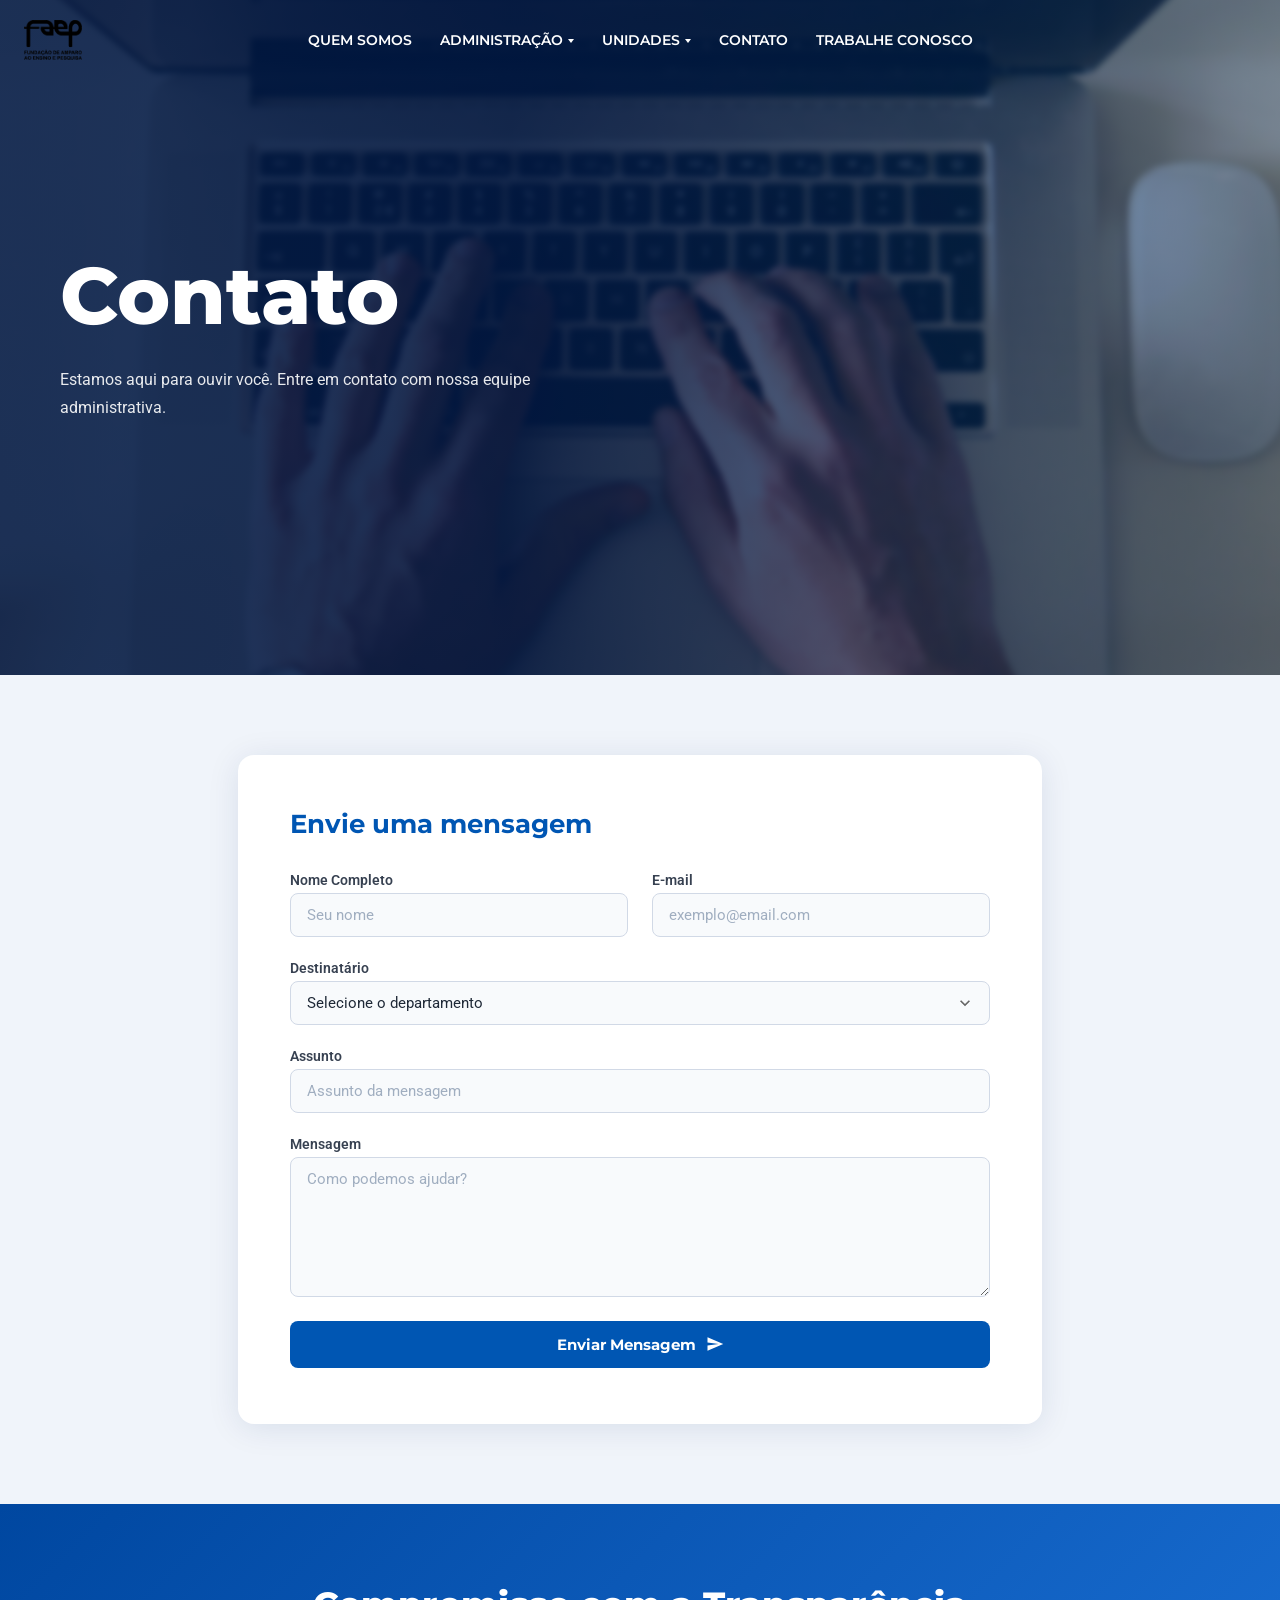
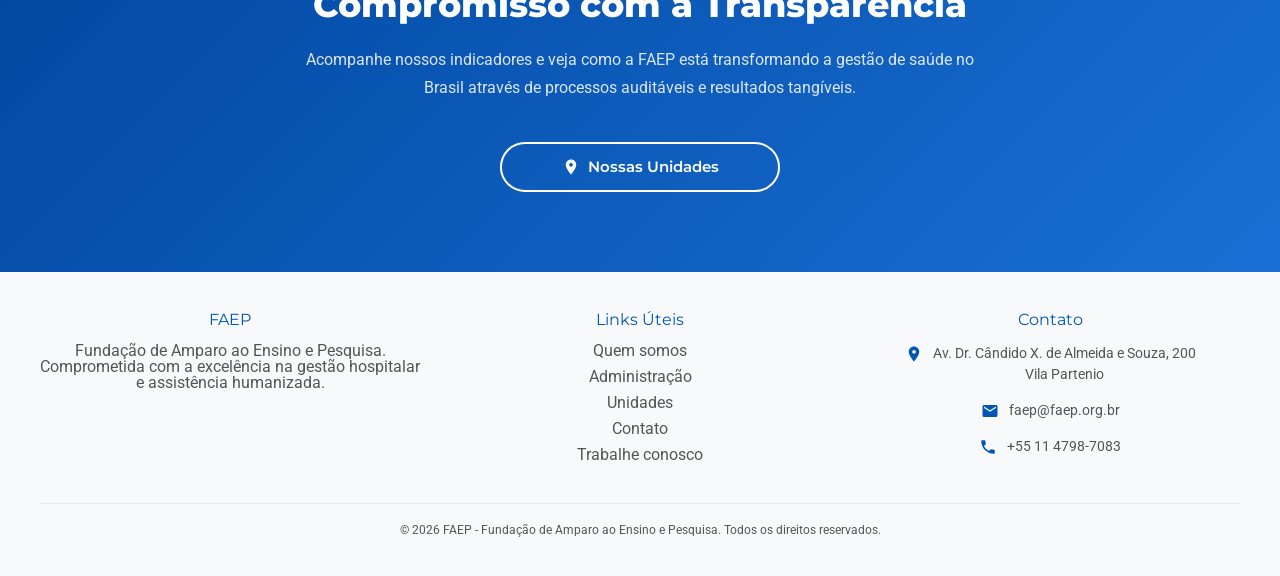
<file: pages/contato.html>
<!DOCTYPE html>
<html lang="pt-BR">
<head>
    <meta charset="UTF-8">
    <meta name="viewport" content="width=device-width, initial-scale=1.0">
    <meta name="description" content="Entre em contato com a FAEP. Encontre nosso endereço, telefone e envie sua mensagem diretamente pelo formulário de contato.">

    <link rel="preconnect" href="https://fonts.googleapis.com">
    <link rel="preconnect" href="https://fonts.gstatic.com" crossorigin>

    <!-- Styles -->
    <link rel="stylesheet" href="../css/reset.css">
    <link rel="stylesheet" href="../css/global.css">
    <link rel="stylesheet" href="../css/components/header.css">
    <link rel="stylesheet" href="../css/components/footer.css">
    <link rel="stylesheet" href="../css/components/commitment.css">
    <link rel="stylesheet" href="../css/contato_css/contato.css">
    <link rel="stylesheet" href="../css/contato_css/contato-media.css">

    <title>FAEP - Contato</title>
</head>
<body class="body">
    <header class="header">
        <a href="../index.html" class="header__logo-link">
            <img src="../assets/images/logo_faep/logofaep.png" alt="Logo FAEP" class="header__logo" width="284" height="195">
        </a>

        <button class="header__hamburger" aria-label="Abrir menu" aria-expanded="false">
            <span></span>
            <span></span>
            <span></span>
        </button>

        <nav class="header__nav">
            <ul class="header__nav-list">
                <li class="header__nav-item"><a href="./quem-somos.html" class="header__nav-link">QUEM SOMOS</a></li>
                <li class="header__nav-item header__nav-item--has-dropdown">
                    <a href="./administracao.html" class="header__nav-link">ADMINISTRAÇÃO</a>
                    <button class="header__dropdown-toggle" aria-expanded="false" aria-label="Submenu de administração">
                        <svg class="header__dropdown-chevron" xmlns="http://www.w3.org/2000/svg" viewBox="0 0 24 24" fill="currentColor" width="14" height="14"><path d="M7.41 8.59 12 13.17l4.59-4.58L18 10l-6 6-6-6z"/></svg>
                    </button>
                    <ul class="header__dropdown">
                        <li><a href="./administracao.html#conselho-curador" class="header__dropdown-link">Conselho Curador</a></li>
                        <li><a href="./administracao.html#diretoria" class="header__dropdown-link">Diretoria</a></li>
                        <li><a href="./administracao.html#conselho-fiscal" class="header__dropdown-link">Conselho Fiscal</a></li>
                        <li><a href="./administracao.html#organograma" class="header__dropdown-link">Organograma</a></li>
                        <li><a href="./administracao.html#estatuto" class="header__dropdown-link">Estatuto Social</a></li>
                        <li><a href="./administracao.html#documentacoes" class="header__dropdown-link">Documentações</a></li>
                    </ul>
                </li>
                <li class="header__nav-item header__nav-item--has-dropdown">
                    <a href="./unidades.html" class="header__nav-link">UNIDADES</a>
                    <button class="header__dropdown-toggle" aria-expanded="false" aria-label="Submenu de unidades">
                        <svg class="header__dropdown-chevron" xmlns="http://www.w3.org/2000/svg" viewBox="0 0 24 24" fill="currentColor" width="14" height="14"><path d="M7.41 8.59 12 13.17l4.59-4.58L18 10l-6 6-6-6z"/></svg>
                    </button>
                    <ul class="header__dropdown">
                        <li><a href="./unidades.html#sao-paulo" class="header__dropdown-link">São Paulo</a></li>
                        <li><a href="./unidades.html#rio-de-janeiro" class="header__dropdown-link">Rio de Janeiro</a></li>
                    </ul>
                </li>
                <li class="header__nav-item"><a href="./contato.html" class="header__nav-link header__nav-link--active">CONTATO</a></li>
                <li class="header__nav-item"><a href="./trabalhe-conosco.html" class="header__nav-link">TRABALHE CONOSCO</a></li>
            </ul>
        </nav>
    </header>

    <main class="ct-main">
        <section class="ct-hero">
            <div class="ct-hero__content">
                <h1 class="ct-hero__title">Contato</h1>
                <p class="ct-hero__subtitle">Estamos aqui para ouvir você. Entre em contato com nossa equipe administrativa.</p>
            </div>
        </section>

        <section class="ct-form-section">
            <div class="ct-form-card">
                <h2 class="ct-form-card__title">Envie uma mensagem</h2>

                <form
                    class="ct-form"
                    action="https://api.web3forms.com/submit"
                    method="POST"
                >
                    <input type="hidden" name="access_key" value="759cf25b-9cbd-4e49-9664-42009a422a45">
                    <input type="hidden" name="subject" value="Mensagem via site FAEP">
                    <input type="hidden" name="redirect" value="false">
                    <input type="hidden" name="to" id="ct-to-email">
                    <input type="checkbox" name="botcheck" style="display:none;">

                    <div class="ct-form__row">
                        <div class="ct-form__group">
                            <label for="nome" class="ct-form__label">Nome Completo</label>
                            <input
                                type="text"
                                id="nome"
                                name="nome"
                                class="ct-form__input"
                                placeholder="Seu nome"
                                required
                            >
                        </div>
                        <div class="ct-form__group">
                            <label for="email" class="ct-form__label">E-mail</label>
                            <input
                                type="email"
                                id="email"
                                name="email"
                                class="ct-form__input"
                                placeholder="exemplo@email.com"
                                required
                            >
                        </div>
                    </div>

                    <div class="ct-form__group">
                        <label for="destinatario" class="ct-form__label">Destinatário</label>
                        <select id="destinatario" name="destinatario" class="ct-form__select" required>
                            <option value="" disabled selected>Selecione o departamento</option>
                            <option value="administrativo">Administrativo</option>
                            <option value="saude">Saúde</option>
                            <option value="rh">RH</option>
                        </select>
                    </div>

                    <div class="ct-form__group">
                        <label for="assunto" class="ct-form__label">Assunto</label>
                        <input
                            type="text"
                            id="assunto"
                            name="assunto"
                            class="ct-form__input"
                            placeholder="Assunto da mensagem"
                            required
                        >
                    </div>

                    <div class="ct-form__group">
                        <label for="mensagem" class="ct-form__label">Mensagem</label>
                        <textarea
                            id="mensagem"
                            name="mensagem"
                            class="ct-form__textarea"
                            placeholder="Como podemos ajudar?"
                            rows="6"
                            required
                        ></textarea>
                    </div>

                    <button type="submit" class="ct-form__btn" id="ct-submit-btn">
                        Enviar Mensagem
                        <svg xmlns="http://www.w3.org/2000/svg" viewBox="0 0 24 24" fill="currentColor" width="18" height="18"><path d="M2.01 21L23 12 2.01 3 2 10l15 2-15 2z"/></svg>
                    </button>

                    <div id="ct-form-feedback" style="display:none; margin-top:16px; padding:14px 18px; border-radius:8px; font-family:var(--font-secondary); font-size:0.95rem;"></div>
                </form>
            </div>
        </section>
        <section class="commitment">
            <div class="commitment__container">
                <h2 class="commitment__title">Compromisso com a Transparência</h2>
                <p class="commitment__text">Acompanhe nossos indicadores e veja como a FAEP está transformando a gestão de saúde no Brasil através de processos auditáveis e resultados tangíveis.</p>
                <div class="commitment__actions">
                    <a href="./unidades.html" class="commitment__btn commitment__btn--outline">
                        <svg xmlns="http://www.w3.org/2000/svg" viewBox="0 0 24 24" fill="currentColor" width="18" height="18"><path d="M12 2C8.13 2 5 5.13 5 9c0 5.25 7 13 7 13s7-7.75 7-13c0-3.87-3.13-7-7-7zm0 9.5c-1.38 0-2.5-1.12-2.5-2.5s1.12-2.5 2.5-2.5 2.5 1.12 2.5 2.5-1.12 2.5-2.5 2.5z"/></svg>
                        Nossas Unidades
                    </a>
                </div>
            </div>
        </section>

    </main>

    <footer class="footer">
        <div class="footer__container">
            <div class="footer__column">
                <h3 class="footer__column-title">FAEP</h3>
                <p class="footer__column-text">Fundação de Amparo ao Ensino e Pesquisa. Comprometida com a excelência na gestão hospitalar e assistência humanizada.</p>
            </div>

            <div class="footer__column">
                <h3 class="footer__column-title">Links Úteis</h3>
                <ul class="footer__nav">
                    <li class="footer__nav-item"><a href="./quem-somos.html" class="footer__nav-link">Quem somos</a></li>
                    <li class="footer__nav-item"><a href="./administracao.html" class="footer__nav-link">Administração</a></li>
                    <li class="footer__nav-item"><a href="./unidades.html" class="footer__nav-link">Unidades</a></li>
                    <li class="footer__nav-item"><a href="./contato.html" class="footer__nav-link">Contato</a></li>
                    <li class="footer__nav-item"><a href="./trabalhe-conosco.html" class="footer__nav-link">Trabalhe conosco</a></li>
                </ul>
            </div>

            <div class="footer__column">
                <h3 class="footer__column-title">Contato</h3>
                <div class="footer__contact">
                    <a href="https://www.google.com/maps/search/?api=1&query=Av.+Dr.+Cândido+X.+de+Almeida+e+Souza,+200,+Vila+Partenio" target="_blank" class="footer__contact-item">
                        <svg xmlns="http://www.w3.org/2000/svg" viewBox="0 0 24 24" fill="currentColor" width="18" height="18"><path d="M12 2C8.13 2 5 5.13 5 9c0 5.25 7 13 7 13s7-7.75 7-13c0-3.87-3.13-7-7-7zm0 9.5c-1.38 0-2.5-1.12-2.5-2.5s1.12-2.5 2.5-2.5 2.5 1.12 2.5 2.5-1.12 2.5-2.5 2.5z"/></svg>
                        <span>Av. Dr. Cândido X. de Almeida e Souza, 200<br>Vila Partenio</span>
                    </a>
                    <a href="mailto:faep@faep.org.br" class="footer__contact-item">
                        <svg xmlns="http://www.w3.org/2000/svg" viewBox="0 0 24 24" fill="currentColor" width="18" height="18"><path d="M20 4H4c-1.1 0-2 .9-2 2v12c0 1.1.9 2 2 2h16c1.1 0 2-.9 2-2V6c0-1.1-.9-2-2-2zm0 4-8 5-8-5V6l8 5 8-5v2z"/></svg>
                        <span>faep@faep.org.br</span>
                    </a>
                    <a href="tel:+551147987083" class="footer__contact-item">
                        <svg xmlns="http://www.w3.org/2000/svg" viewBox="0 0 24 24" fill="currentColor" width="18" height="18"><path d="M6.62 10.79c1.44 2.83 3.76 5.14 6.59 6.59l2.2-2.2c.27-.27.67-.36 1.02-.24 1.12.37 2.33.57 3.57.57.55 0 1 .45 1 1V20c0 .55-.45 1-1 1-9.39 0-17-7.61-17-17 0-.55.45-1 1-1h3.5c.55 0 1 .45 1 1 0 1.25.2 2.45.57 3.57.11.35.03.74-.25 1.02l-2.2 2.2z"/></svg>
                        <span>+55 11 4798-7083</span>
                    </a>
                </div>
            </div>
        </div>
        <div class="footer__bottom">
            <p>© 2026 FAEP - Fundação de Amparo ao Ensino e Pesquisa. Todos os direitos reservados.</p>
        </div>
    </footer>

    <script>
        const hamburger = document.querySelector('.header__hamburger');
        const nav = document.querySelector('.header__nav');
        const header = document.querySelector('.header');

        hamburger.addEventListener('click', () => {
            const isOpen = nav.classList.toggle('header__nav--open');
            hamburger.classList.toggle('header__hamburger--open', isOpen);
            hamburger.setAttribute('aria-expanded', isOpen);
            if (!isOpen) {
                document.querySelectorAll('.header__nav-item--dropdown-open').forEach(item => {
                    item.classList.remove('header__nav-item--dropdown-open');
                    const t = item.querySelector('.header__dropdown-toggle');
                    if (t) t.setAttribute('aria-expanded', 'false');
                });
            }
        });

        document.addEventListener('click', (e) => {
            if (!e.target.closest('.header')) {
                nav.classList.remove('header__nav--open');
                hamburger.classList.remove('header__hamburger--open');
                hamburger.setAttribute('aria-expanded', 'false');
                document.querySelectorAll('.header__nav-item--dropdown-open').forEach(item => {
                    item.classList.remove('header__nav-item--dropdown-open');
                    const t = item.querySelector('.header__dropdown-toggle');
                    if (t) t.setAttribute('aria-expanded', 'false');
                });
            }
        });

        window.addEventListener('scroll', () => {
            header.classList.toggle('header--scrolled', window.scrollY > 60);
        });

        document.querySelectorAll('.header__dropdown-toggle').forEach(toggle => {
            toggle.addEventListener('click', e => {
                e.stopPropagation();
                const item = toggle.closest('.header__nav-item--has-dropdown');
                const isOpen = item.classList.toggle('header__nav-item--dropdown-open');
                toggle.setAttribute('aria-expanded', isOpen);
            });
        });

        const ctForm = document.querySelector('.ct-form');
        const ctBtn = document.getElementById('ct-submit-btn');
        const ctFeedback = document.getElementById('ct-form-feedback');

        const emailPorDepartamento = {
            administrativo: 'administrativo@faep.org.br',
            saude: 'saude@faep.org.br',
            rh: 'rh@faep.org.br'
        };

        ctForm.addEventListener('submit', async (e) => {
            e.preventDefault();

            const departamento = document.getElementById('destinatario').value;
            document.getElementById('ct-to-email').value = emailPorDepartamento[departamento] || '';

            ctBtn.disabled = true;
            ctBtn.textContent = 'Enviando...';

            const data = new FormData(ctForm);

            try {
                const res = await fetch('https://api.web3forms.com/submit', {
                    method: 'POST',
                    body: data
                });
                const json = await res.json();

                if (json.success) {
                    ctFeedback.style.display = 'block';
                    ctFeedback.style.background = '#e6f4ea';
                    ctFeedback.style.color = '#1a6630';
                    ctFeedback.style.border = '1px solid #a8d5b1';
                    ctFeedback.textContent = 'Mensagem enviada com sucesso! Em breve entraremos em contato.';
                    ctForm.reset();
                } else {
                    throw new Error();
                }
            } catch {
                ctFeedback.style.display = 'block';
                ctFeedback.style.background = '#fdecea';
                ctFeedback.style.color = '#9b2020';
                ctFeedback.style.border = '1px solid #f5c6c6';
                ctFeedback.textContent = 'Ocorreu um erro ao enviar. Tente novamente ou nos contate por e-mail.';
            } finally {
                ctBtn.disabled = false;
                ctBtn.innerHTML = 'Enviar Mensagem <svg xmlns="http://www.w3.org/2000/svg" viewBox="0 0 24 24" fill="currentColor" width="18" height="18"><path d="M2.01 21L23 12 2.01 3 2 10l15 2-15 2z"/></svg>';
            }
        });
    </script>

    <div vw class="enabled">
        <div vw-access-button class="active"></div>
        <div vw-plugin-wrapper>
            <div class="vw-plugin-top-wrapper"></div>
        </div>
    </div>
    <script src="https://vlibras.gov.br/app/vlibras-plugin.js"></script>
    <script>new window.VLibras.Widget('https://vlibras.gov.br/app');</script>
</body>
</html>
</file>
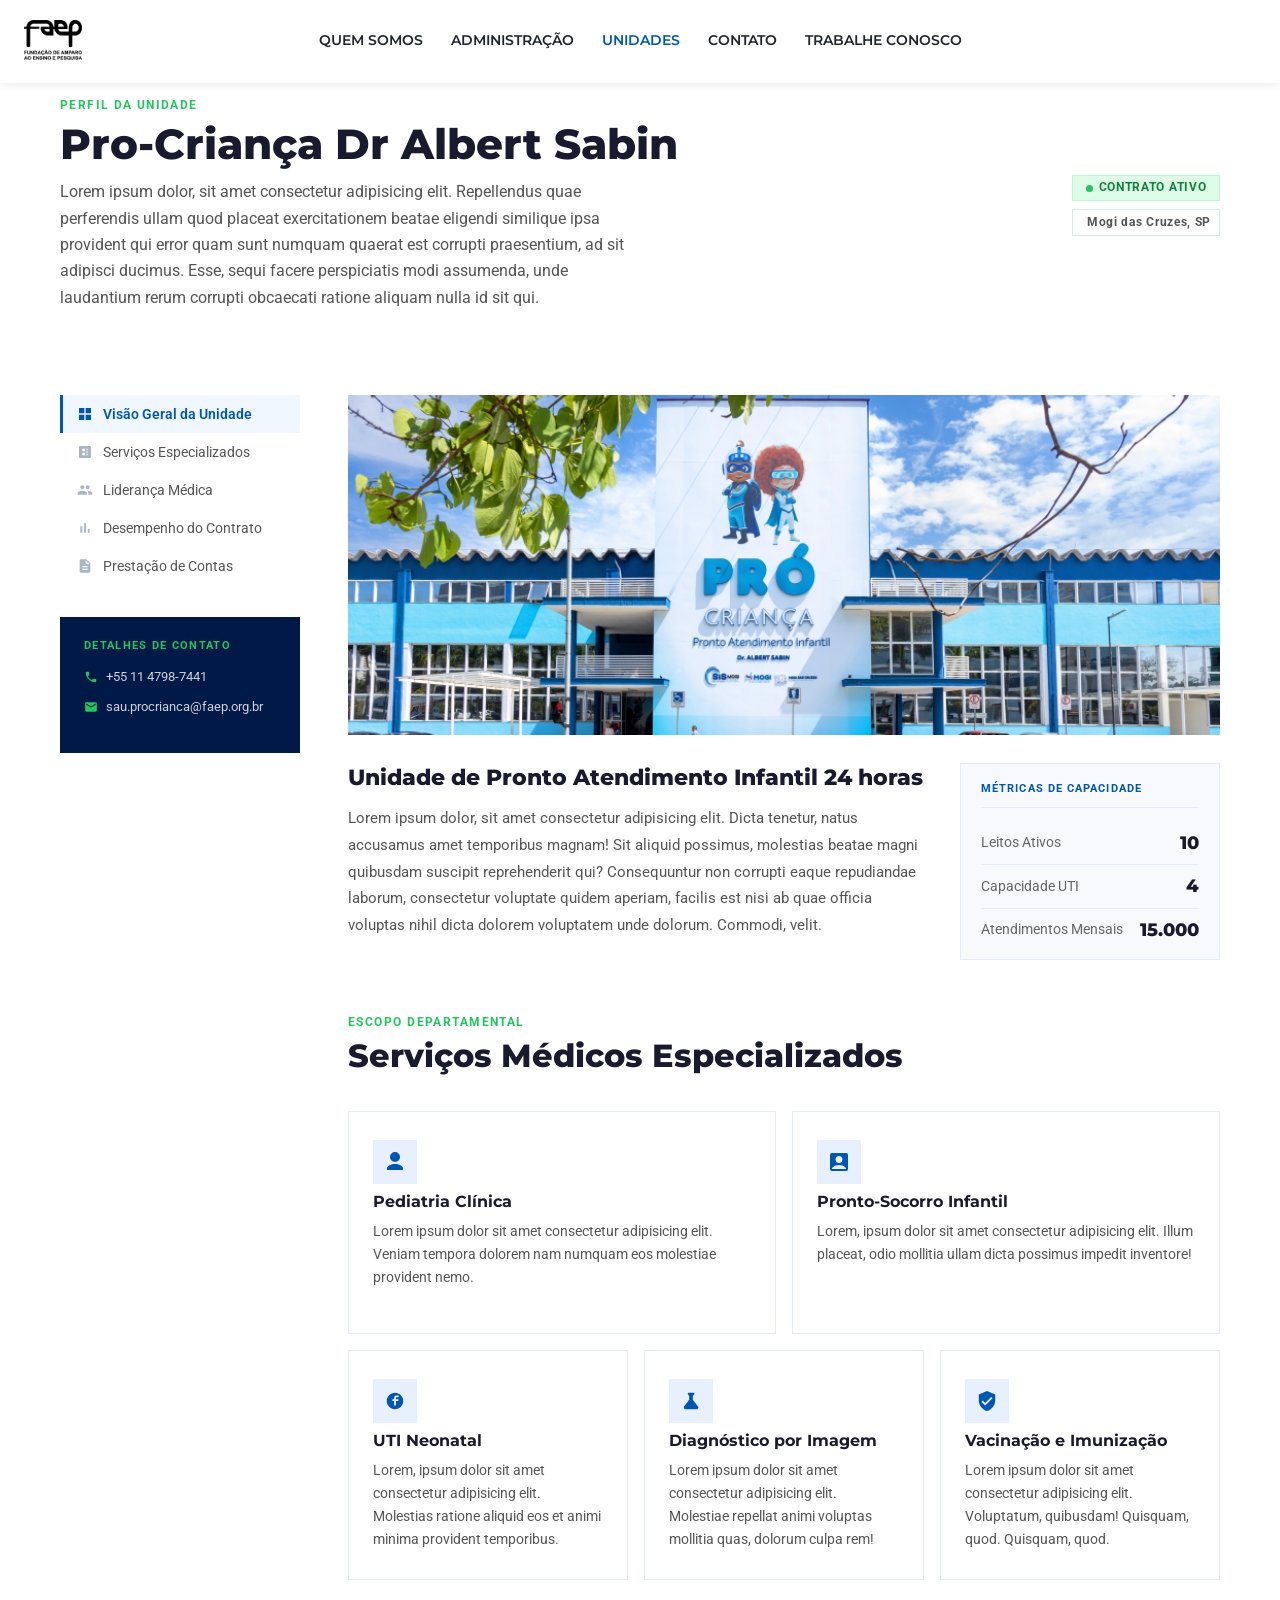
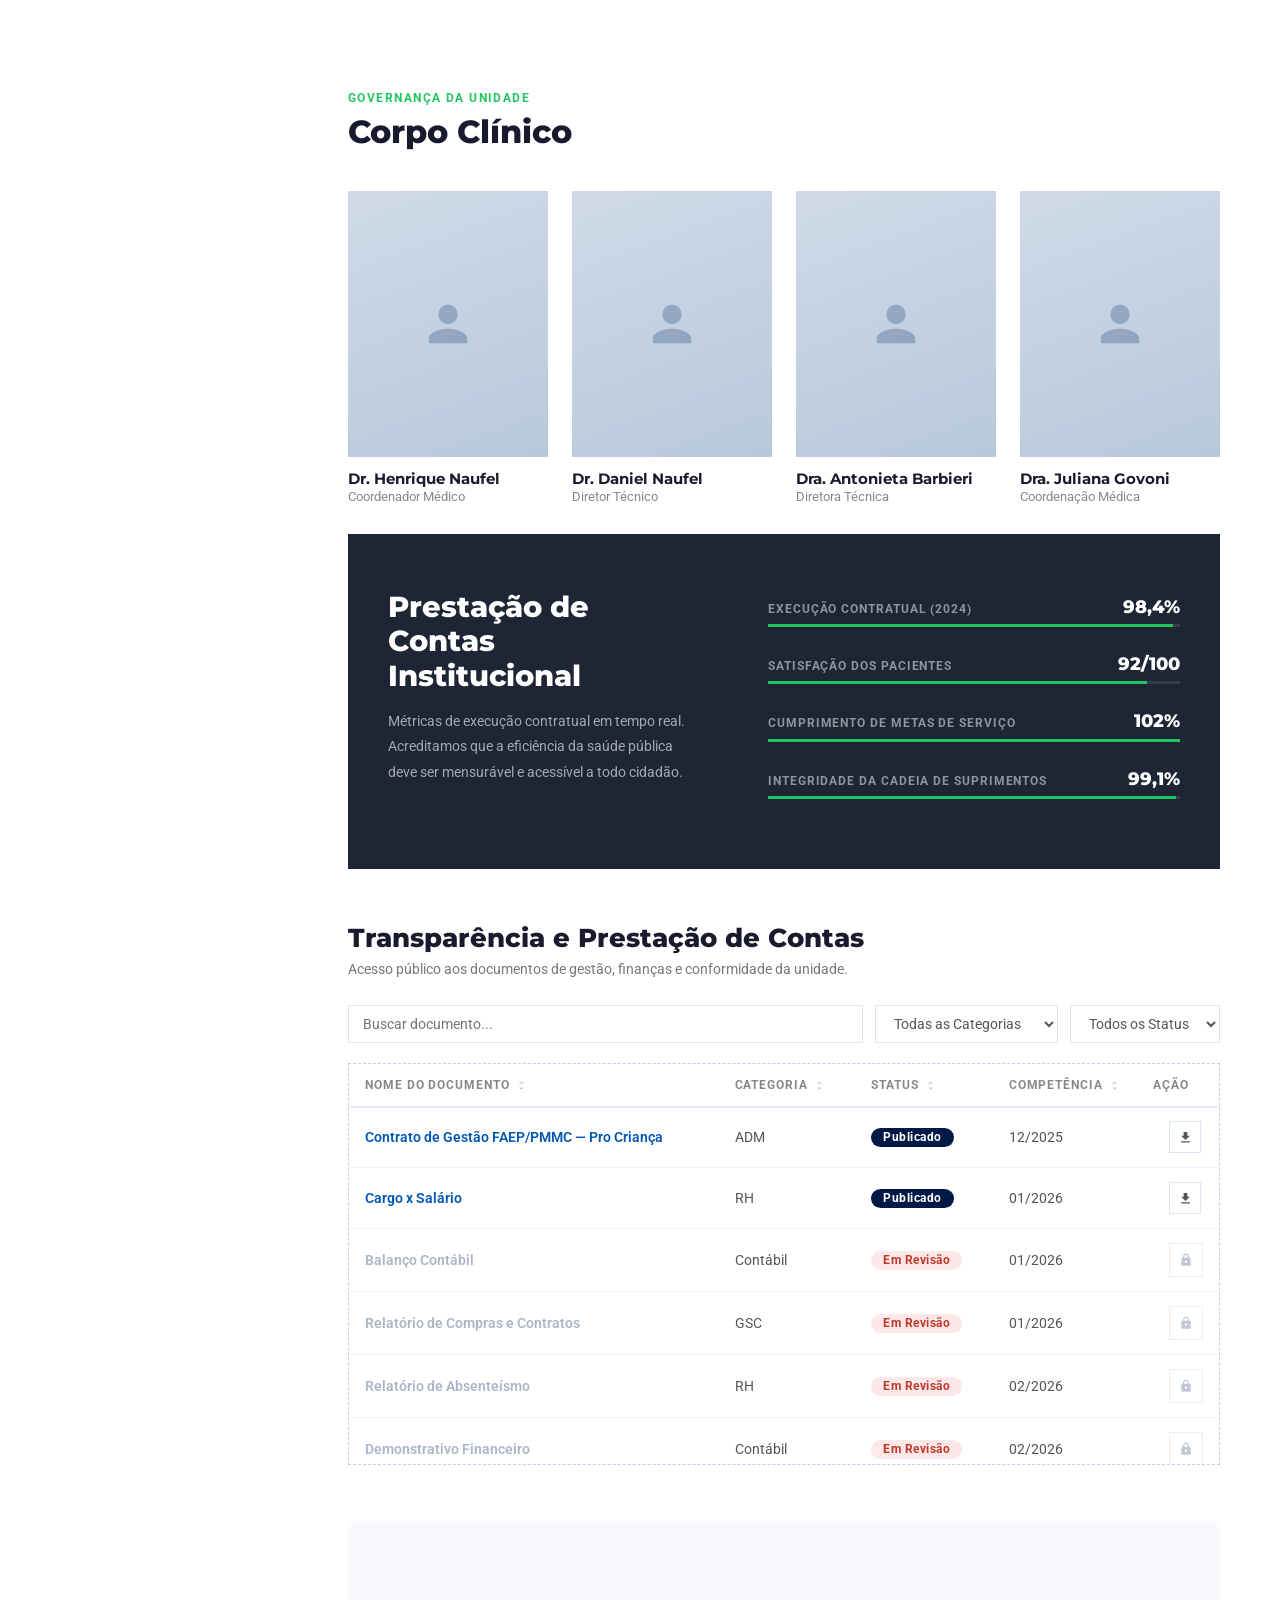
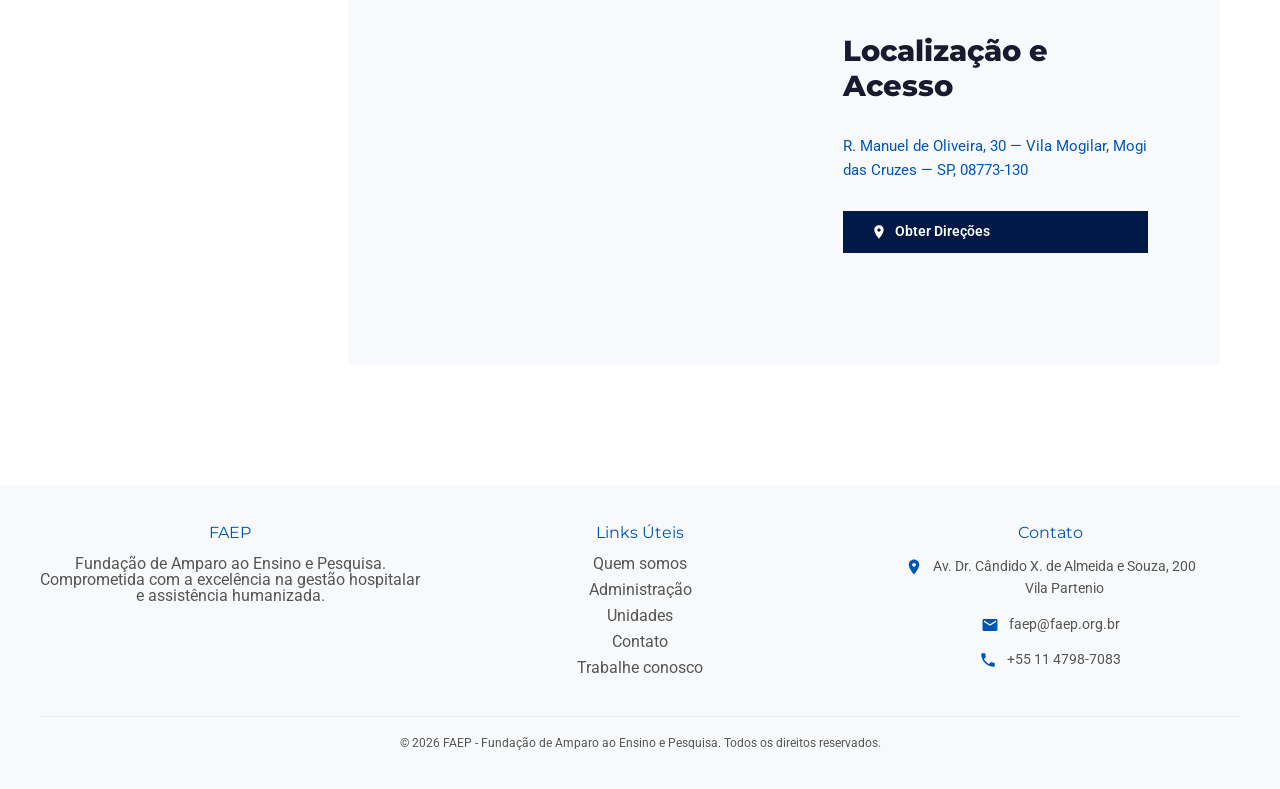
<file: pages/procriana.html>
<!DOCTYPE html>
<html lang="pt-BR">
<head>
    <meta charset="UTF-8">
    <meta name="viewport" content="width=device-width, initial-scale=1.0">
    <meta name="description" content="Conheça o Pró-Criança Dr. Albert Sabin, unidade gerenciada pela FAEP em Mogi das Cruzes, referência em saúde infantil.">

    <link rel="preconnect" href="https://fonts.googleapis.com">
    <link rel="preconnect" href="https://fonts.gstatic.com" crossorigin>

    <link rel="stylesheet" href="../css/reset.css">
    <link rel="stylesheet" href="../css/global.css">
    <link rel="stylesheet" href="../css/components/header.css">
    <link rel="stylesheet" href="../css/components/footer.css">
    <link rel="stylesheet" href="../css/components/commitment.css">
    <link rel="stylesheet" href="../css/procrianca_css/procrianca.css">
    <link rel="stylesheet" href="../css/procrianca_css/procrianca-media.css">
    <title>FAEP - Pro Criança</title>
</head>
<body class="body">

    <header class="header header--no-hero">
        <a href="../index.html" class="header__logo-link">
            <img src="../assets/images/logo_faep/logofaep.png" alt="Logo FAEP" class="header__logo" width="284" height="195">
        </a>
        <button class="header__hamburger" aria-label="Abrir menu" aria-expanded="false">
            <span></span><span></span><span></span>
        </button>
        <nav class="header__nav">
            <ul class="header__nav-list">
                <li class="header__nav-item"><a href="./quem-somos.html" class="header__nav-link">QUEM SOMOS</a></li>
                <li class="header__nav-item"><a href="./administracao.html" class="header__nav-link">ADMINISTRAÇÃO</a></li>
                <li class="header__nav-item"><a href="./unidades.html" class="header__nav-link header__nav-link--active">UNIDADES</a></li>
                <li class="header__nav-item"><a href="./contato.html" class="header__nav-link">CONTATO</a></li>
                <li class="header__nav-item"><a href="./trabalhe-conosco.html" class="header__nav-link">TRABALHE CONOSCO</a></li>
            </ul>
        </nav>
    </header>

    <main>

        <!-- Cabeçalho da Página -->
        <section class="pc-page-header">
            <div class="pc-page-header__inner">
                <div class="pc-page-header__text">
                    <p class="pc-page-header__meta">PERFIL DA UNIDADE</p>
                    <h1 class="pc-page-header__title">Pro-Criança Dr Albert Sabin</h1>
                    <p class="pc-page-header__desc">Lorem ipsum dolor, sit amet consectetur adipisicing elit. Repellendus quae perferendis ullam quod placeat exercitationem beatae eligendi similique ipsa provident qui error quam sunt numquam quaerat est corrupti praesentium, ad sit adipisci ducimus. Esse, sequi facere perspiciatis modi assumenda, unde laudantium rerum corrupti obcaecati ratione aliquam nulla id sit qui.</p>
                </div>
                <div class="pc-page-header__badges">
                    <span class="pc-badge pc-badge--active">
                        <span class="pc-badge__dot"></span>
                        CONTRATO ATIVO
                    </span>
                    <span class="pc-badge pc-badge--location">
                        <svg xmlns="http://www.w3.org/2000/svg" viewBox="0 0 24 24" fill="currentColor" width="13" height="13"><path d="M12 2C8.13 2 5 5.13 5 9c0 5.25 7 13 7 13s7-7.75 7-13c0-3.87-3.13-7-7-7zm0 9.5c-1.38 0-2.5-1.12-2.5-2.5s1.12-2.5 2.5-2.5 2.5 1.12 2.5 2.5-1.12 2.5-2.5 2.5z"/></svg>
                        Mogi das Cruzes, SP
                    </span>
                </div>
            </div>
        </section>

        <!-- Corpo: Sidebar + Conteúdo -->
        <div class="pc-body">

            <aside class="pc-sidebar">
                <nav class="pc-sidebar__nav" aria-label="Seções da unidade">
                    <a href="#overview" class="pc-sidebar__link pc-sidebar__link--active">
                        <svg xmlns="http://www.w3.org/2000/svg" viewBox="0 0 24 24" fill="currentColor" width="16" height="16"><path d="M3 3h8v8H3V3zm0 10h8v8H3v-8zm10-10h8v8h-8V3zm0 10h8v8h-8v-8z"/></svg>
                        Visão Geral da Unidade
                    </a>
                    <a href="#services" class="pc-sidebar__link">
                        <svg xmlns="http://www.w3.org/2000/svg" viewBox="0 0 24 24" fill="currentColor" width="16" height="16"><path d="M19 3H5a2 2 0 0 0-2 2v14a2 2 0 0 0 2 2h14a2 2 0 0 0 2-2V5a2 2 0 0 0-2-2zm-7 14H8v-4h4v4zm0-6H8V7h4v4zm4 6h-2v-2h2v2zm0-4h-2v-2h2v2zm0-4h-2V7h2v4z"/></svg>
                        Serviços Especializados
                    </a>
                    <a href="#leadership" class="pc-sidebar__link">
                        <svg xmlns="http://www.w3.org/2000/svg" viewBox="0 0 24 24" fill="currentColor" width="16" height="16"><path d="M16 11c1.66 0 2.99-1.34 2.99-3S17.66 5 16 5c-1.66 0-3 1.34-3 3s1.34 3 3 3zm-8 0c1.66 0 2.99-1.34 2.99-3S9.66 5 8 5C6.34 5 5 6.34 5 8s1.34 3 3 3zm0 2c-2.33 0-7 1.17-7 3.5V19h14v-2.5c0-2.33-4.67-3.5-7-3.5zm8 0c-.29 0-.62.02-.97.05 1.16.84 1.97 1.97 1.97 3.45V19h6v-2.5c0-2.33-4.67-3.5-7-3.5z"/></svg>
                        Liderança Médica
                    </a>
                    <a href="#performance" class="pc-sidebar__link">
                        <svg xmlns="http://www.w3.org/2000/svg" viewBox="0 0 24 24" fill="currentColor" width="16" height="16"><path d="M5 9.2h3V19H5V9.2zM10.6 5h2.8v14h-2.8V5zm5.6 8H19v6h-2.8v-6z"/></svg>
                        Desempenho do Contrato
                    </a>
                    <a href="#audit" class="pc-sidebar__link">
                        <svg xmlns="http://www.w3.org/2000/svg" viewBox="0 0 24 24" fill="currentColor" width="16" height="16"><path d="M14 2H6c-1.1 0-2 .9-2 2v16c0 1.1.9 2 2 2h12c1.1 0 2-.9 2-2V8l-6-6zm2 16H8v-2h8v2zm0-4H8v-2h8v2zm-3-5V3.5L18.5 9H13z"/></svg>
                        Prestação de Contas
                    </a>
                </nav>

                <div class="pc-sidebar__contact">
                    <p class="pc-sidebar__contact-title">DETALHES DE CONTATO</p>
                    <a href="tel:+551147987441" class="pc-sidebar__contact-item">
                        <svg xmlns="http://www.w3.org/2000/svg" viewBox="0 0 24 24" fill="currentColor" width="14" height="14"><path d="M6.62 10.79c1.44 2.83 3.76 5.14 6.59 6.59l2.2-2.2c.27-.27.67-.36 1.02-.24 1.12.37 2.33.57 3.57.57.55 0 1 .45 1 1V20c0 .55-.45 1-1 1-9.39 0-17-7.61-17-17 0-.55.45-1 1-1h3.5c.55 0 1 .45 1 1 0 1.25.2 2.45.57 3.57.11.35.03.74-.25 1.02l-2.2 2.2z"/></svg>
                        +55 11 4798-7441
                    </a>
                    <a href="mailto:sau.procrianca@faep.org.br" class="pc-sidebar__contact-item">
                        <svg xmlns="http://www.w3.org/2000/svg" viewBox="0 0 24 24" fill="currentColor" width="14" height="14"><path d="M20 4H4c-1.1 0-2 .9-2 2v12c0 1.1.9 2 2 2h16c1.1 0 2-.9 2-2V6c0-1.1-.9-2-2-2zm0 4-8 5-8-5V6l8 5 8-5v2z"/></svg>
                        sau.procrianca@faep.org.br
                    </a>
                </div>
            </aside>

            <div class="pc-content" id="overview">
                <img src="../assets/images/unidades/pro-crianca.jpg" alt="Unidade Pro Criança" class="pc-overview__img">
                <div class="pc-overview__bottom">
                    <div class="pc-overview__text">
                        <h2 class="pc-overview__title">Unidade de Pronto Atendimento Infantil 24 horas</h2>
                        <p class="pc-overview__desc">Lorem ipsum dolor, sit amet consectetur adipisicing elit. Dicta tenetur, natus accusamus amet temporibus magnam! Sit aliquid possimus, molestias beatae magni quibusdam suscipit reprehenderit qui? Consequuntur non corrupti eaque repudiandae laborum, consectetur voluptate quidem aperiam, facilis est nisi ab quae officia voluptas nihil dicta dolorem voluptatem unde dolorum. Commodi, velit.</p>
                    </div>

                    <aside class="pc-capacity">
                        <p class="pc-capacity__title">MÉTRICAS DE CAPACIDADE</p>
                        <dl class="pc-capacity__list">
                            <div class="pc-capacity__row">
                                <dt>Leitos Ativos</dt>
                                <dd>10</dd>
                            </div>
                            <div class="pc-capacity__row">
                                <dt>Capacidade UTI</dt>
                                <dd>4</dd>
                            </div>
                            <div class="pc-capacity__row">
                                <dt>Atendimentos Mensais</dt>
                                <dd>15.000</dd>
                            </div>
                        </dl>
                    </aside>
                </div>

            <!-- Serviços -->
            <section id="services" class="pc-services">
            <p class="pc-section-label">ESCOPO DEPARTAMENTAL</p>
            <h2 class="pc-section-title">Serviços Médicos Especializados</h2>
            <div class="pc-services__grid">

                <div class="pc-svc-card pc-svc-card--light">
                    <div class="pc-svc-card__icon">
                        <svg xmlns="http://www.w3.org/2000/svg" viewBox="0 0 24 24" fill="currentColor" width="24" height="24"><path d="M12 2a5 5 0 1 0 0 10A5 5 0 0 0 12 2zm0 12c-5.33 0-8 2.67-8 4v2h16v-2c0-1.33-2.67-4-8-4z"/></svg>
                    </div>
                    <h3 class="pc-svc-card__title">Pediatria Clínica</h3>
                    <p class="pc-svc-card__text">Lorem ipsum dolor sit amet consectetur adipisicing elit. Veniam tempora dolorem nam numquam eos molestiae provident nemo.</p>
                    <div class="pc-svc-card__tags">
                    </div>
                </div>

                <div class="pc-svc-card pc-svc-card--dark">
                    <div class="pc-svc-card__icon">
                        <svg xmlns="http://www.w3.org/2000/svg" viewBox="0 0 24 24" fill="currentColor" width="24" height="24"><path d="M19 3H5a2 2 0 0 0-2 2v14a2 2 0 0 0 2 2h14a2 2 0 0 0 2-2V5a2 2 0 0 0-2-2zm-7 3c1.93 0 3.5 1.57 3.5 3.5S13.93 13 12 13s-3.5-1.57-3.5-3.5S10.07 6 12 6zm7 13H5v-.23c0-.62.28-1.2.76-1.58C7.47 15.82 9.64 15 12 15s4.53.82 6.24 2.19c.48.38.76.97.76 1.58V19z"/></svg>
                    </div>
                    <h3 class="pc-svc-card__title">Pronto-Socorro Infantil</h3>
                    <p class="pc-svc-card__text">Lorem, ipsum dolor sit amet consectetur adipisicing elit. Illum placeat, odio mollitia ullam dicta possimus impedit inventore!</p>
                </div>

                <div class="pc-svc-card pc-svc-card--sm">
                    <div class="pc-svc-card__icon">
                        <svg xmlns="http://www.w3.org/2000/svg" viewBox="0 0 24 24" fill="currentColor" width="22" height="22"><path d="M12 3c-4.97 0-9 4.03-9 9s4.03 9 9 9 9-4.03 9-9-4.03-9-9-9zm1 14h-2v-5h-2v-2h2V8.5C11 7.12 12.12 6 13.5 6H16v2h-2.5c-.28 0-.5.22-.5.5V10h3l-.5 2H13v5z"/></svg>
                    </div>
                    <h3 class="pc-svc-card__title">UTI Neonatal</h3>
                    <p class="pc-svc-card__text">Lorem, ipsum dolor sit amet consectetur adipisicing elit. Molestias ratione aliquid eos et animi minima provident temporibus.</p>
                </div>

                <div class="pc-svc-card pc-svc-card--sm">
                    <div class="pc-svc-card__icon">
                        <svg xmlns="http://www.w3.org/2000/svg" viewBox="0 0 24 24" fill="currentColor" width="22" height="22"><path d="M19.8 18.4 14 10.67V6.5l1.35-1.69A1 1 0 0 0 14.58 3H9.42a1 1 0 0 0-.77 1.62L10 6.5v4.17L4.2 18.4A2 2 0 0 0 5.8 21h12.4a2 2 0 0 0 1.6-3.1z"/></svg>
                    </div>
                    <h3 class="pc-svc-card__title">Diagnóstico por Imagem</h3>
                    <p class="pc-svc-card__text">Lorem ipsum dolor sit amet consectetur adipisicing elit. Molestiae repellat animi voluptas mollitia quas, dolorum culpa rem!</p>
                </div>

                <div class="pc-svc-card pc-svc-card--sm">
                    <div class="pc-svc-card__icon">
                        <svg xmlns="http://www.w3.org/2000/svg" viewBox="0 0 24 24" fill="currentColor" width="22" height="22"><path d="M12 1L3 5v6c0 5.55 3.84 10.74 9 12 5.16-1.26 9-6.45 9-12V5l-9-4zm-2 16l-4-4 1.41-1.41L10 14.17l6.59-6.59L18 9l-8 8z"/></svg>
                    </div>
                    <h3 class="pc-svc-card__title">Vacinação e Imunização</h3>
                    <p class="pc-svc-card__text">Lorem ipsum dolor sit amet consectetur adipisicing elit. Voluptatum, quibusdam! Quisquam, quod. Quisquam, quod.</p>
                </div>

            </div>
            </section>

            <!-- Liderança -->
            <section id="leadership" class="pc-leadership">
            <div class="pc-leadership__header">
                <div>
                    <p class="pc-section-label">GOVERNANÇA DA UNIDADE</p>
                    <h2 class="pc-section-title">Corpo Clínico</h2>
                </div>
            </div>
            <div class="pc-leadership__grid">
                <div class="pc-person">
                    <div class="pc-person__photo">
                        <svg xmlns="http://www.w3.org/2000/svg" viewBox="0 0 24 24" fill="currentColor" width="48" height="48"><path d="M12 12c2.7 0 4.8-2.1 4.8-4.8S14.7 2.4 12 2.4 7.2 4.5 7.2 7.2 9.3 12 12 12zm0 2.4c-3.2 0-9.6 1.6-9.6 4.8v2.4h19.2v-2.4c0-3.2-6.4-4.8-9.6-4.8z"/></svg>
                    </div>
                    <p class="pc-person__name">Dr. Henrique Naufel</p>
                    <p class="pc-person__role">Coordenador Médico</p>
                </div>
                <div class="pc-person">
                    <div class="pc-person__photo">
                        <svg xmlns="http://www.w3.org/2000/svg" viewBox="0 0 24 24" fill="currentColor" width="48" height="48"><path d="M12 12c2.7 0 4.8-2.1 4.8-4.8S14.7 2.4 12 2.4 7.2 4.5 7.2 7.2 9.3 12 12 12zm0 2.4c-3.2 0-9.6 1.6-9.6 4.8v2.4h19.2v-2.4c0-3.2-6.4-4.8-9.6-4.8z"/></svg>
                    </div>
                    <p class="pc-person__name">Dr. Daniel Naufel</p>
                    <p class="pc-person__role">Diretor Técnico</p>
                </div>
                <div class="pc-person">
                    <div class="pc-person__photo">
                        <svg xmlns="http://www.w3.org/2000/svg" viewBox="0 0 24 24" fill="currentColor" width="48" height="48"><path d="M12 12c2.7 0 4.8-2.1 4.8-4.8S14.7 2.4 12 2.4 7.2 4.5 7.2 7.2 9.3 12 12 12zm0 2.4c-3.2 0-9.6 1.6-9.6 4.8v2.4h19.2v-2.4c0-3.2-6.4-4.8-9.6-4.8z"/></svg>
                    </div>
                    <p class="pc-person__name">Dra. Antonieta Barbieri</p>
                    <p class="pc-person__role">Diretora Técnica</p>
                </div>
                <div class="pc-person">
                    <div class="pc-person__photo">
                        <svg xmlns="http://www.w3.org/2000/svg" viewBox="0 0 24 24" fill="currentColor" width="48" height="48"><path d="M12 12c2.7 0 4.8-2.1 4.8-4.8S14.7 2.4 12 2.4 7.2 4.5 7.2 7.2 9.3 12 12 12zm0 2.4c-3.2 0-9.6 1.6-9.6 4.8v2.4h19.2v-2.4c0-3.2-6.4-4.8-9.6-4.8z"/></svg>
                    </div>
                    <p class="pc-person__name">Dra. Juliana Govoni</p>
                    <p class="pc-person__role">Coordenação Médica</p>
                </div>
            </div>

            <!-- Prestação de Contas -->
            <section id="performance" class="pc-accountability">
            <div class="pc-accountability__inner">
                <div class="pc-accountability__left">
                    <h2 class="pc-accountability__title">Prestação de Contas Institucional</h2>
                    <p class="pc-accountability__desc">Métricas de execução contratual em tempo real. Acreditamos que a eficiência da saúde pública deve ser mensurável e acessível a todo cidadão.</p>
                </div>
                <div class="pc-accountability__metrics">
                    <div class="pc-metric">
                        <div class="pc-metric__header">
                            <span class="pc-metric__label">EXECUÇÃO CONTRATUAL (2024)</span>
                            <span class="pc-metric__value">98,4%</span>
                        </div>
                        <div class="pc-metric__bar"><div class="pc-metric__fill" style="width:98.4%"></div></div>
                    </div>
                    <div class="pc-metric">
                        <div class="pc-metric__header">
                            <span class="pc-metric__label">SATISFAÇÃO DOS PACIENTES</span>
                            <span class="pc-metric__value">92/100</span>
                        </div>
                        <div class="pc-metric__bar"><div class="pc-metric__fill" style="width:92%"></div></div>
                    </div>
                    <div class="pc-metric">
                        <div class="pc-metric__header">
                            <span class="pc-metric__label">CUMPRIMENTO DE METAS DE SERVIÇO</span>
                            <span class="pc-metric__value">102%</span>
                        </div>
                        <div class="pc-metric__bar"><div class="pc-metric__fill" style="width:100%"></div></div>
                    </div>
                    <div class="pc-metric">
                        <div class="pc-metric__header">
                            <span class="pc-metric__label">INTEGRIDADE DA CADEIA DE SUPRIMENTOS</span>
                            <span class="pc-metric__value">99,1%</span>
                        </div>
                        <div class="pc-metric__bar"><div class="pc-metric__fill" style="width:99.1%"></div></div>
                    </div>
                </div>
            </div>
            </section>

            <!-- Relatórios de Auditoria -->
            <section id="audit" class="pc-audit">
                <div class="pc-audit__header">
                    <h2 class="pc-audit__title">Transparência e Prestação de Contas</h2>
                    <p class="pc-audit__subtitle">Acesso público aos documentos de gestão, finanças e conformidade da unidade.</p>
                </div>
                <div class="pc-audit__controls">
                    <input type="text" class="pc-audit__search" id="auditSearch" placeholder="Buscar documento...">
                    <select class="pc-audit__select" id="auditCatFilter">
                        <option value="">Todas as Categorias</option>
                        <option value="ADM">Administração</option>
                        <option value="RH">Recursos Humanos</option>
                        <option value="Contábil">Contabilidade</option>
                        <option value="GSC">Compras e Contratos</option>
                    </select>
                    <select class="pc-audit__select" id="auditStatusFilter">
                        <option value="">Todos os Status</option>
                        <option value="Publicado">Publicado</option>
                        <option value="Em Revisão">Em Revisão</option>
                    </select>
                </div>
                <div class="pc-audit__table-wrap">
                    <table class="pc-audit__table" id="auditTable">
                        <thead>
                            <tr>
                                <th><button class="pc-audit__sort-btn" data-col="0">NOME DO DOCUMENTO <svg xmlns="http://www.w3.org/2000/svg" viewBox="0 0 24 24" fill="currentColor" width="11" height="11"><path d="M12 5.83 15.17 9l1.41-1.41L12 3 7.41 7.59 8.83 9 12 5.83zm0 12.34L8.83 15l-1.41 1.41L12 21l4.59-4.59L15.17 15 12 18.17z"/></svg></button></th>
                                <th><button class="pc-audit__sort-btn" data-col="1">CATEGORIA <svg xmlns="http://www.w3.org/2000/svg" viewBox="0 0 24 24" fill="currentColor" width="11" height="11"><path d="M12 5.83 15.17 9l1.41-1.41L12 3 7.41 7.59 8.83 9 12 5.83zm0 12.34L8.83 15l-1.41 1.41L12 21l4.59-4.59L15.17 15 12 18.17z"/></svg></button></th>
                                <th><button class="pc-audit__sort-btn" data-col="2">STATUS <svg xmlns="http://www.w3.org/2000/svg" viewBox="0 0 24 24" fill="currentColor" width="11" height="11"><path d="M12 5.83 15.17 9l1.41-1.41L12 3 7.41 7.59 8.83 9 12 5.83zm0 12.34L8.83 15l-1.41 1.41L12 21l4.59-4.59L15.17 15 12 18.17z"/></svg></button></th>
                                <th><button class="pc-audit__sort-btn" data-col="3">COMPETÊNCIA <svg xmlns="http://www.w3.org/2000/svg" viewBox="0 0 24 24" fill="currentColor" width="11" height="11"><path d="M12 5.83 15.17 9l1.41-1.41L12 3 7.41 7.59 8.83 9 12 5.83zm0 12.34L8.83 15l-1.41 1.41L12 21l4.59-4.59L15.17 15 12 18.17z"/></svg></button></th>
                                <th class="pc-audit__th--action">AÇÃO</th>
                            </tr>
                        </thead>
                        <tbody>
                            <tr data-cat="ADM" data-status="Publicado" data-pdf="../assets/download/unidades/procrianca/ADM_contrato_de_gestao_faep_pmmc_pro_crianca.pdf">
                                <td><a href="#" class="pc-audit__doc-link">Contrato de Gestão FAEP/PMMC — Pro Criança</a></td>
                                <td>ADM</td>
                                <td><span class="pc-audit__badge pc-audit__badge--published">Publicado</span></td>
                                <td>12/2025</td>
                                <td>
                                    <button class="pc-audit__action" aria-label="Baixar PDF" title="Baixar PDF">
                                        <svg xmlns="http://www.w3.org/2000/svg" viewBox="0 0 24 24" fill="currentColor" width="15" height="15"><path d="M19 9h-4V3H9v6H5l7 7 7-7zM5 18v2h14v-2H5z"/></svg>
                                    </button>
                                </td>
                            </tr>
                            <tr data-cat="RH" data-status="Publicado" data-pdf="../assets/download/unidades/procrianca/RH_01_2026_cargo_x_salario.pdf">
                                <td><a href="#" class="pc-audit__doc-link">Cargo x Salário</a></td>
                                <td>RH</td>
                                <td><span class="pc-audit__badge pc-audit__badge--published">Publicado</span></td>
                                <td>01/2026</td>
                                <td>
                                    <button class="pc-audit__action" aria-label="Baixar PDF" title="Baixar PDF">
                                        <svg xmlns="http://www.w3.org/2000/svg" viewBox="0 0 24 24" fill="currentColor" width="15" height="15"><path d="M19 9h-4V3H9v6H5l7 7 7-7zM5 18v2h14v-2H5z"/></svg>
                                    </button>
                                </td>
                            </tr>
                            <tr data-cat="Contábil" data-status="Em Revisão">
                                <td><a href="#" class="pc-audit__doc-link pc-audit__doc-link--locked">Balanço Contábil</a></td>
                                <td>Contábil</td>
                                <td><span class="pc-audit__badge pc-audit__badge--review">Em Revisão</span></td>
                                <td>01/2026</td>
                                <td>
                                    <span class="pc-audit__action pc-audit__action--locked" aria-label="Documento em revisão" title="Documento em revisão">
                                        <svg xmlns="http://www.w3.org/2000/svg" viewBox="0 0 24 24" fill="currentColor" width="14" height="14"><path d="M18 8h-1V6c0-2.76-2.24-5-5-5S7 3.24 7 6v2H6c-1.1 0-2 .9-2 2v10c0 1.1.9 2 2 2h12c1.1 0 2-.9 2-2V10c0-1.1-.9-2-2-2zm-6 9c-1.1 0-2-.9-2-2s.9-2 2-2 2 .9 2 2-.9 2-2 2zm3.1-9H8.9V6c0-1.71 1.39-3.1 3.1-3.1 1.71 0 3.1 1.39 3.1 3.1v2z"/></svg>
                                    </span>
                                </td>
                            </tr>
                            <tr data-cat="GSC" data-status="Em Revisão">
                                <td><a href="#" class="pc-audit__doc-link pc-audit__doc-link--locked">Relatório de Compras e Contratos</a></td>
                                <td>GSC</td>
                                <td><span class="pc-audit__badge pc-audit__badge--review">Em Revisão</span></td>
                                <td>01/2026</td>
                                <td>
                                    <span class="pc-audit__action pc-audit__action--locked" aria-label="Documento em revisão" title="Documento em revisão">
                                        <svg xmlns="http://www.w3.org/2000/svg" viewBox="0 0 24 24" fill="currentColor" width="14" height="14"><path d="M18 8h-1V6c0-2.76-2.24-5-5-5S7 3.24 7 6v2H6c-1.1 0-2 .9-2 2v10c0 1.1.9 2 2 2h12c1.1 0 2-.9 2-2V10c0-1.1-.9-2-2-2zm-6 9c-1.1 0-2-.9-2-2s.9-2 2-2 2 .9 2 2-.9 2-2 2zm3.1-9H8.9V6c0-1.71 1.39-3.1 3.1-3.1 1.71 0 3.1 1.39 3.1 3.1v2z"/></svg>
                                    </span>
                                </td>
                            </tr>
                            <tr data-cat="RH" data-status="Em Revisão">
                                <td><a href="#" class="pc-audit__doc-link pc-audit__doc-link--locked">Relatório de Absenteísmo</a></td>
                                <td>RH</td>
                                <td><span class="pc-audit__badge pc-audit__badge--review">Em Revisão</span></td>
                                <td>02/2026</td>
                                <td>
                                    <span class="pc-audit__action pc-audit__action--locked" aria-label="Documento em revisão" title="Documento em revisão">
                                        <svg xmlns="http://www.w3.org/2000/svg" viewBox="0 0 24 24" fill="currentColor" width="14" height="14"><path d="M18 8h-1V6c0-2.76-2.24-5-5-5S7 3.24 7 6v2H6c-1.1 0-2 .9-2 2v10c0 1.1.9 2 2 2h12c1.1 0 2-.9 2-2V10c0-1.1-.9-2-2-2zm-6 9c-1.1 0-2-.9-2-2s.9-2 2-2 2 .9 2 2-.9 2-2 2zm3.1-9H8.9V6c0-1.71 1.39-3.1 3.1-3.1 1.71 0 3.1 1.39 3.1 3.1v2z"/></svg>
                                    </span>
                                </td>
                            </tr>
                            <tr data-cat="Contábil" data-status="Em Revisão">
                                <td><a href="#" class="pc-audit__doc-link pc-audit__doc-link--locked">Demonstrativo Financeiro</a></td>
                                <td>Contábil</td>
                                <td><span class="pc-audit__badge pc-audit__badge--review">Em Revisão</span></td>
                                <td>02/2026</td>
                                <td>
                                    <span class="pc-audit__action pc-audit__action--locked" aria-label="Documento em revisão" title="Documento em revisão">
                                        <svg xmlns="http://www.w3.org/2000/svg" viewBox="0 0 24 24" fill="currentColor" width="14" height="14"><path d="M18 8h-1V6c0-2.76-2.24-5-5-5S7 3.24 7 6v2H6c-1.1 0-2 .9-2 2v10c0 1.1.9 2 2 2h12c1.1 0 2-.9 2-2V10c0-1.1-.9-2-2-2zm-6 9c-1.1 0-2-.9-2-2s.9-2 2-2 2 .9 2 2-.9 2-2 2zm3.1-9H8.9V6c0-1.71 1.39-3.1 3.1-3.1 1.71 0 3.1 1.39 3.1 3.1v2z"/></svg>
                                    </span>
                                </td>
                            </tr>
                        </tbody>
                    </table>
                </div>
            </section>

            <!-- Localização -->
            <section class="pc-location">
            <div class="pc-location__inner">
                <div class="pc-location__map">
                    <iframe
                        src="https://maps.google.com/maps?q=-23.508898,-46.192948&z=17&output=embed"
                        width="100%"
                        height="100%"
                        style="border:0; display:block;"
                        allowfullscreen=""
                        loading="lazy"
                        referrerpolicy="no-referrer-when-downgrade"
                        title="Localização Pró-Criança">
                    </iframe>
                </div>
                <div class="pc-location__info">
                    <h2 class="pc-location__title">Localização e Acesso</h2>
                    <p class="pc-location__address">R. Manuel de Oliveira, 30 — Vila Mogilar, Mogi das Cruzes — SP, 08773-130</p>
                    <a href="https://www.google.com/maps/place/Pr%C3%B3-Crian%C3%A7a/@-23.5094599,-46.1934228,18.25z/data=!4m6!3m5!1s0x94cdd9b3f1d88643:0x975ba18cb963ab2!8m2!3d-23.508898!4d-46.192948!16s%2Fg%2F11twpz36v6?entry=ttu&g_ep=EgoyMDI2MDUxMy4wIKXMDSoASAFQAw%3D%3D" target="_blank" rel="noopener" class="pc-location__btn">
                        <svg xmlns="http://www.w3.org/2000/svg" viewBox="0 0 24 24" fill="currentColor" width="16" height="16"><path d="M12 2C8.13 2 5 5.13 5 9c0 5.25 7 13 7 13s7-7.75 7-13c0-3.87-3.13-7-7-7zm0 9.5c-1.38 0-2.5-1.12-2.5-2.5s1.12-2.5 2.5-2.5 2.5 1.12 2.5 2.5-1.12 2.5-2.5 2.5z"/></svg>
                        Obter Direções
                    </a>
                </div>
            </div>
            </section>

        </div><!-- /pc-content -->
        </div><!-- /pc-body -->

    </main>

    <footer class="footer">
        <div class="footer__container">
            <div class="footer__column">
                <h3 class="footer__column-title">FAEP</h3>
                <p class="footer__column-text">Fundação de Amparo ao Ensino e Pesquisa. Comprometida com a excelência na gestão hospitalar e assistência humanizada.</p>
            </div>
            <div class="footer__column">
                <h3 class="footer__column-title">Links Úteis</h3>
                <ul class="footer__nav">
                    <li class="footer__nav-item"><a href="./quem-somos.html" class="footer__nav-link">Quem somos</a></li>
                    <li class="footer__nav-item"><a href="./administracao.html" class="footer__nav-link">Administração</a></li>
                    <li class="footer__nav-item"><a href="./unidades.html" class="footer__nav-link">Unidades</a></li>
                    <li class="footer__nav-item"><a href="./contato.html" class="footer__nav-link">Contato</a></li>
                    <li class="footer__nav-item"><a href="./trabalhe-conosco.html" class="footer__nav-link">Trabalhe conosco</a></li>
                </ul>
            </div>
            <div class="footer__column">
                <h3 class="footer__column-title">Contato</h3>
                <div class="footer__contact">
                    <a href="https://www.google.com/maps/search/?api=1&query=Av.+Dr.+Cândido+X.+de+Almeida+e+Souza,+200,+Vila+Partenio" target="_blank" class="footer__contact-item">
                        <svg xmlns="http://www.w3.org/2000/svg" viewBox="0 0 24 24" fill="currentColor" width="18" height="18"><path d="M12 2C8.13 2 5 5.13 5 9c0 5.25 7 13 7 13s7-7.75 7-13c0-3.87-3.13-7-7-7zm0 9.5c-1.38 0-2.5-1.12-2.5-2.5s1.12-2.5 2.5-2.5 2.5 1.12 2.5 2.5-1.12 2.5-2.5 2.5z"/></svg>
                        <span>Av. Dr. Cândido X. de Almeida e Souza, 200<br>Vila Partenio</span>
                    </a>
                    <a href="mailto:faep@faep.org.br" class="footer__contact-item">
                        <svg xmlns="http://www.w3.org/2000/svg" viewBox="0 0 24 24" fill="currentColor" width="18" height="18"><path d="M20 4H4c-1.1 0-2 .9-2 2v12c0 1.1.9 2 2 2h16c1.1 0 2-.9 2-2V6c0-1.1-.9-2-2-2zm0 4-8 5-8-5V6l8 5 8-5v2z"/></svg>
                        <span>faep@faep.org.br</span>
                    </a>
                    <a href="tel:+551147987083" class="footer__contact-item">
                        <svg xmlns="http://www.w3.org/2000/svg" viewBox="0 0 24 24" fill="currentColor" width="18" height="18"><path d="M6.62 10.79c1.44 2.83 3.76 5.14 6.59 6.59l2.2-2.2c.27-.27.67-.36 1.02-.24 1.12.37 2.33.57 3.57.57.55 0 1 .45 1 1V20c0 .55-.45 1-1 1-9.39 0-17-7.61-17-17 0-.55.45-1 1-1h3.5c.55 0 1 .45 1 1 0 1.25.2 2.45.57 3.57.11.35.03.74-.25 1.02l-2.2 2.2z"/></svg>
                        <span>+55 11 4798-7083</span>
                    </a>
                </div>
            </div>
        </div>
        <div class="footer__bottom">
            <p>© 2026 FAEP - Fundação de Amparo ao Ensino e Pesquisa. Todos os direitos reservados.</p>
        </div>
    </footer>

    <script>
        const hamburger = document.querySelector('.header__hamburger');
        const nav = document.querySelector('.header__nav');
        const header = document.querySelector('.header');

        hamburger.addEventListener('click', () => {
            const isOpen = nav.classList.toggle('header__nav--open');
            hamburger.classList.toggle('header__hamburger--open', isOpen);
            hamburger.setAttribute('aria-expanded', isOpen);
        });

        document.addEventListener('click', (e) => {
            if (!e.target.closest('.header')) {
                nav.classList.remove('header__nav--open');
                hamburger.classList.remove('header__hamburger--open');
                hamburger.setAttribute('aria-expanded', 'false');
            }
        });

        window.addEventListener('scroll', () => {
            header.classList.toggle('header--scrolled', window.scrollY > 60);
        });

        // Sidebar: destaca link ativo conforme scroll
        const sidebarLinks = document.querySelectorAll('.pc-sidebar__link');
        const sections = ['overview', 'services', 'leadership', 'performance', 'audit'].map(id => document.getElementById(id)).filter(Boolean);

        window.addEventListener('scroll', () => {
            let current = sections[0];
            sections.forEach(sec => {
                if (window.scrollY >= sec.offsetTop - 120) current = sec;
            });
            sidebarLinks.forEach(link => {
                link.classList.toggle('pc-sidebar__link--active', link.getAttribute('href') === '#' + current.id);
            });
        }, { passive: true });

        // Auditoria: filtros de busca
        const auditSearch = document.getElementById('auditSearch');
        const auditCatFilter = document.getElementById('auditCatFilter');
        const auditStatusFilter = document.getElementById('auditStatusFilter');
        const auditRows = document.querySelectorAll('#auditTable tbody tr');

        function applyAuditFilters() {
            const searchVal = auditSearch.value.toLowerCase();
            const catVal = auditCatFilter.value;
            const statusVal = auditStatusFilter.value;
            auditRows.forEach(row => {
                const name = row.querySelector('.pc-audit__doc-link').textContent.toLowerCase();
                const cat = row.dataset.cat;
                const status = row.dataset.status;
                const matchSearch = !searchVal || name.includes(searchVal);
                const matchCat = !catVal || cat === catVal;
                const matchStatus = !statusVal || status === statusVal;
                row.style.display = matchSearch && matchCat && matchStatus ? '' : 'none';
            });
        }

        auditSearch.addEventListener('input', applyAuditFilters);
        auditCatFilter.addEventListener('change', applyAuditFilters);
        auditStatusFilter.addEventListener('change', applyAuditFilters);

        // Auditoria: abrir PDF em nova guia (nome) e baixar (ícone)
        document.querySelectorAll('#auditTable tbody tr').forEach(row => {
            const pdfUrl = row.dataset.pdf;

            const docLink = row.querySelector('.pc-audit__doc-link');
            if (docLink && pdfUrl) {
                docLink.addEventListener('click', e => {
                    e.preventDefault();
                    window.open(pdfUrl, '_blank', 'noopener');
                });
            }

            const downloadBtn = row.querySelector('.pc-audit__action:not(.pc-audit__action--locked)');
            if (downloadBtn && pdfUrl) {
                downloadBtn.addEventListener('click', () => {
                    const a = document.createElement('a');
                    a.href = pdfUrl;
                    a.download = pdfUrl.split('/').pop();
                    document.body.appendChild(a);
                    a.click();
                    document.body.removeChild(a);
                });
            }
        });

        // Auditoria: ordenação de colunas
        let auditSortCol = -1;
        let auditSortAsc = true;
        document.querySelectorAll('.pc-audit__sort-btn').forEach(btn => {
            btn.addEventListener('click', () => {
                const col = parseInt(btn.dataset.col);
                if (auditSortCol === col) auditSortAsc = !auditSortAsc;
                else { auditSortCol = col; auditSortAsc = true; }
                const tbody = document.querySelector('#auditTable tbody');
                const rows = Array.from(tbody.querySelectorAll('tr'));
                rows.sort((a, b) => {
                    const aText = a.cells[col].textContent.trim();
                    const bText = b.cells[col].textContent.trim();
                    if (col === 3) {
                        const toNum = s => { const [m, y] = s.split('/'); return parseInt(y) * 100 + parseInt(m); };
                        return auditSortAsc ? toNum(aText) - toNum(bText) : toNum(bText) - toNum(aText);
                    }
                    return auditSortAsc ? aText.localeCompare(bText, 'pt') : bText.localeCompare(aText, 'pt');
                });
                rows.forEach(r => tbody.appendChild(r));
                document.querySelectorAll('.pc-audit__sort-btn').forEach(b => b.classList.remove('pc-audit__sort-btn--asc', 'pc-audit__sort-btn--desc'));
                btn.classList.add(auditSortAsc ? 'pc-audit__sort-btn--asc' : 'pc-audit__sort-btn--desc');
            });
        });
    </script>

    <div vw class="enabled">
        <div vw-access-button class="active"></div>
        <div vw-plugin-wrapper>
            <div class="vw-plugin-top-wrapper"></div>
        </div>
    </div>
    <script src="https://vlibras.gov.br/app/vlibras-plugin.js"></script>
    <script>new window.VLibras.Widget('https://vlibras.gov.br/app');</script>
</body>
</html>
</file>
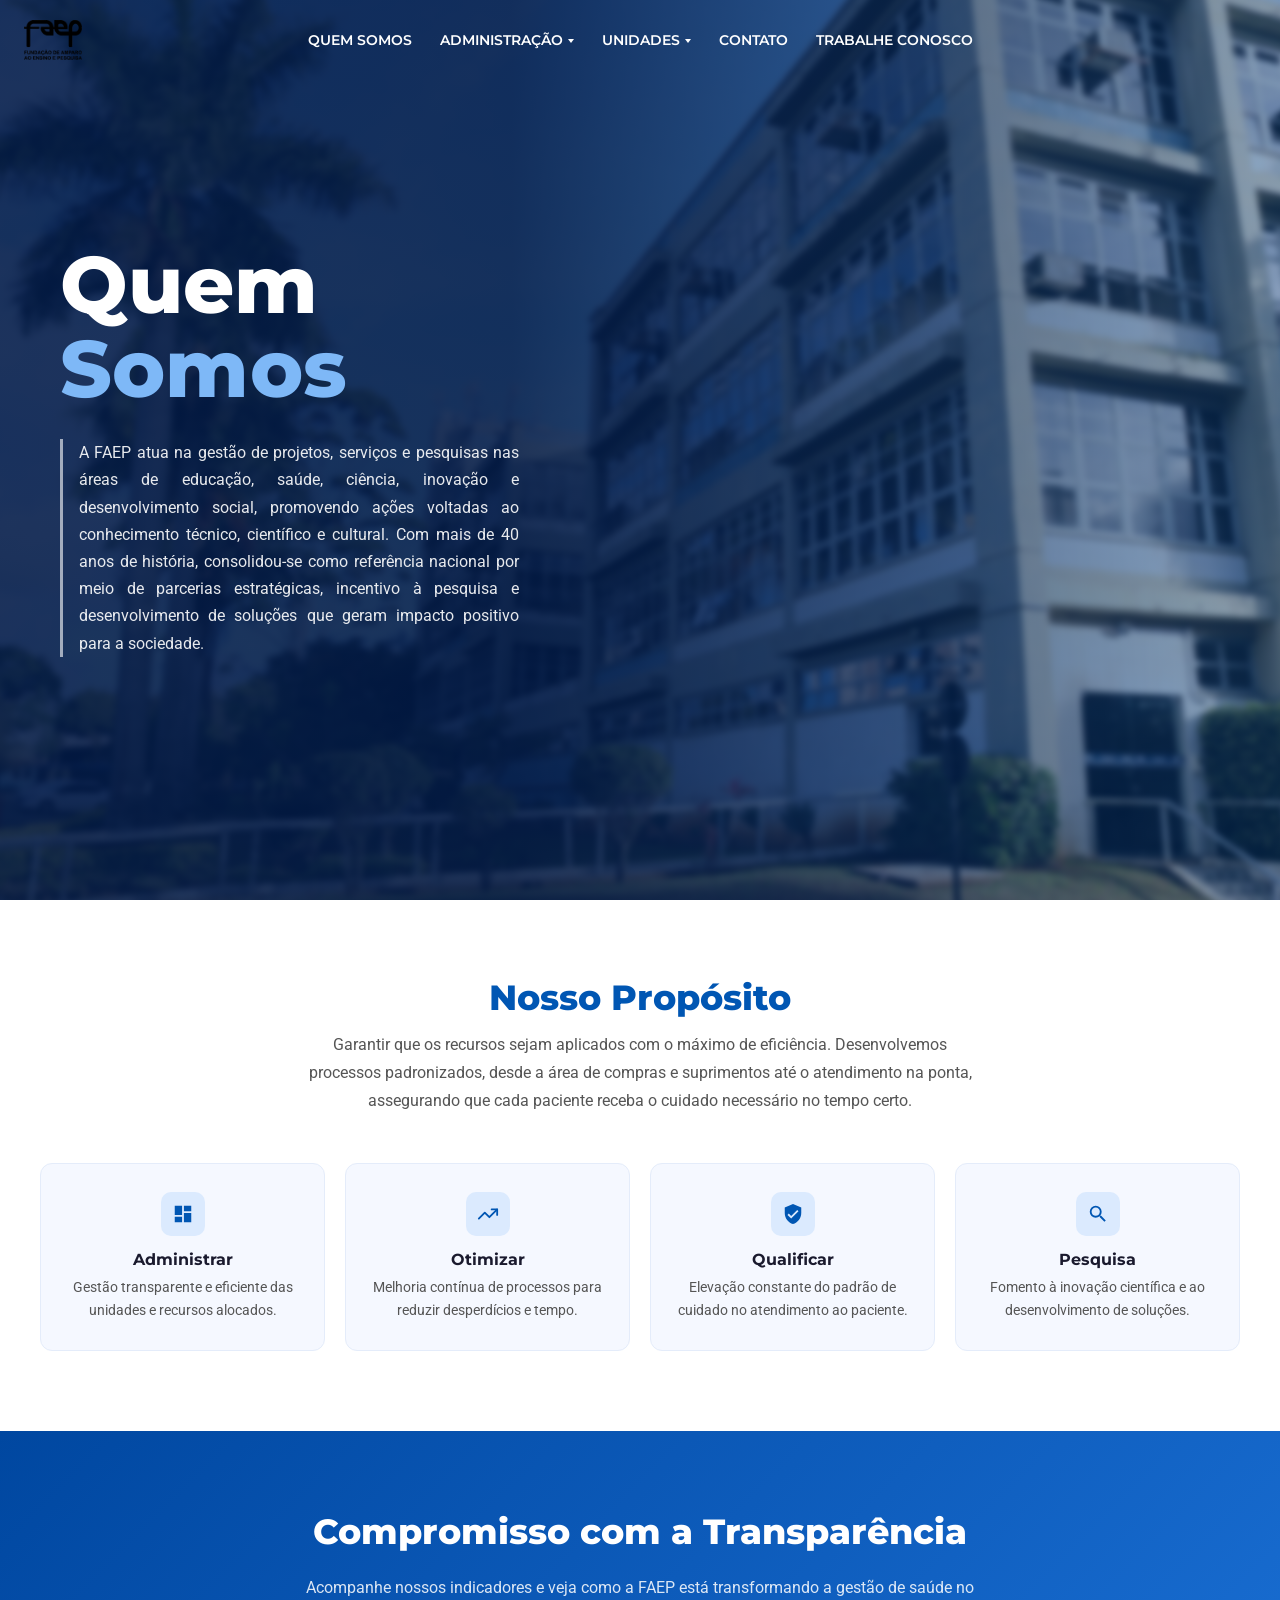
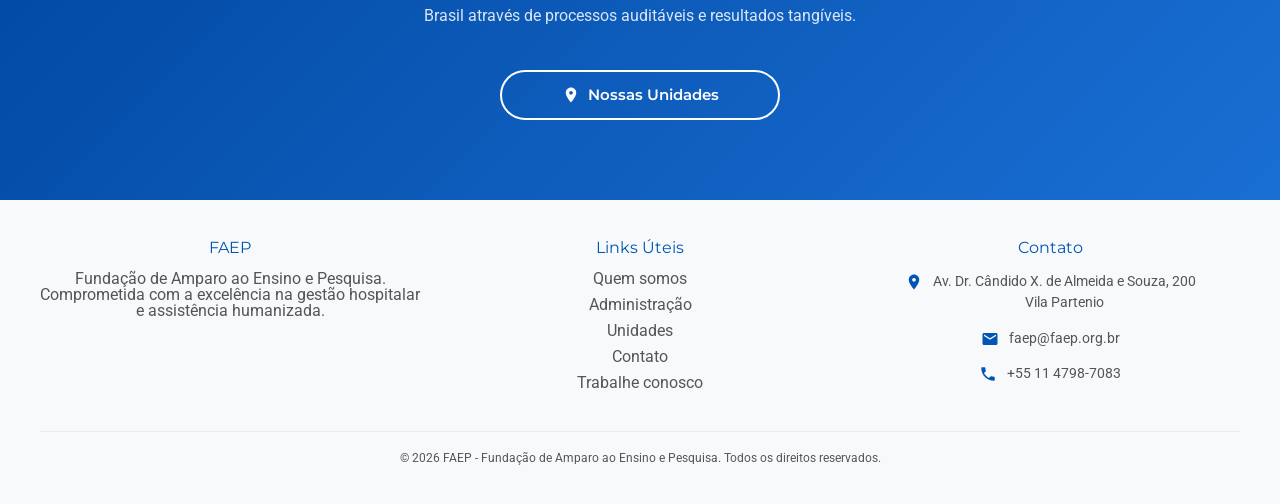
<file: pages/quem-somos.html>
<!DOCTYPE html>
<html lang="pt-BR">
<head>
    <meta charset="UTF-8">
    <meta name="viewport" content="width=device-width, initial-scale=1.0">
    <meta name="description" content="Conheça a história, missão e valores da FAEP – Fundação de Amparo ao Ensino e Pesquisa, referência em gestão de saúde e desenvolvimento social.">

    <link rel="preconnect" href="https://fonts.googleapis.com">
    <link rel="preconnect" href="https://fonts.gstatic.com" crossorigin>

    <!-- Styles -->
    <link rel="stylesheet" href="../css/reset.css">
    <link rel="stylesheet" href="../css/global.css">
    <link rel="stylesheet" href="../css/components/header.css">
    <link rel="stylesheet" href="../css/components/footer.css">
    <link rel="stylesheet" href="../css/components/commitment.css">
    <link rel="stylesheet" href="../css/quem_somos_css/quem-somos.css">
    <link rel="stylesheet" href="../css/quem_somos_css/quem-somos-media.css">

    <title>FAEP - Quem Somos</title>
</head>
<body class="body">
    <header class="header">
        <a href="../index.html" class="header__logo-link">
            <img src="../assets/images/logo_faep/logofaep.png" alt="Logo FAEP" class="header__logo" width="284" height="195">
        </a>

        <button class="header__hamburger" aria-label="Abrir menu" aria-expanded="false">
            <span></span>
            <span></span>
            <span></span>
        </button>

        <nav class="header__nav">
            <ul class="header__nav-list">
                <li class="header__nav-item"><a href="./quem-somos.html" class="header__nav-link header__nav-link--active">QUEM SOMOS</a></li>
                <li class="header__nav-item header__nav-item--has-dropdown">
                    <a href="./administracao.html" class="header__nav-link">ADMINISTRAÇÃO</a>
                    <button class="header__dropdown-toggle" aria-expanded="false" aria-label="Submenu de administração">
                        <svg class="header__dropdown-chevron" xmlns="http://www.w3.org/2000/svg" viewBox="0 0 24 24" fill="currentColor" width="14" height="14"><path d="M7.41 8.59 12 13.17l4.59-4.58L18 10l-6 6-6-6z"/></svg>
                    </button>
                    <ul class="header__dropdown">
                        <li><a href="./administracao.html#conselho-curador" class="header__dropdown-link">Conselho Curador</a></li>
                        <li><a href="./administracao.html#diretoria" class="header__dropdown-link">Diretoria</a></li>
                        <li><a href="./administracao.html#conselho-fiscal" class="header__dropdown-link">Conselho Fiscal</a></li>
                        <li><a href="./administracao.html#organograma" class="header__dropdown-link">Organograma</a></li>
                        <li><a href="./administracao.html#estatuto" class="header__dropdown-link">Estatuto Social</a></li>
                        <li><a href="./administracao.html#documentacoes" class="header__dropdown-link">Documentações</a></li>
                    </ul>
                </li>
                <li class="header__nav-item header__nav-item--has-dropdown">
                    <a href="./unidades.html" class="header__nav-link">UNIDADES</a>
                    <button class="header__dropdown-toggle" aria-expanded="false" aria-label="Submenu de unidades">
                        <svg class="header__dropdown-chevron" xmlns="http://www.w3.org/2000/svg" viewBox="0 0 24 24" fill="currentColor" width="14" height="14"><path d="M7.41 8.59 12 13.17l4.59-4.58L18 10l-6 6-6-6z"/></svg>
                    </button>
                    <ul class="header__dropdown">
                        <li><a href="./unidades.html#sao-paulo" class="header__dropdown-link">São Paulo</a></li>
                        <li><a href="./unidades.html#rio-de-janeiro" class="header__dropdown-link">Rio de Janeiro</a></li>
                    </ul>
                </li>
                <li class="header__nav-item"><a href="./contato.html" class="header__nav-link">CONTATO</a></li>
                <li class="header__nav-item"><a href="./trabalhe-conosco.html" class="header__nav-link">TRABALHE CONOSCO</a></li>
            </ul>
        </nav>
    </header>

    <main class="qs-main">

        <section class="qs-hero">
            <div class="qs-hero__content">
                <h1 class="qs-hero__title">
                    <span class="qs-hero__title-line1">Quem</span>
                    <span class="qs-hero__title-line2">Somos</span>
                </h1>
                <p class="qs-hero__subtitle">A FAEP atua na gestão de projetos, serviços e pesquisas nas áreas de educação, saúde, ciência, inovação e desenvolvimento social, promovendo ações voltadas ao conhecimento técnico, científico e cultural. Com mais de 40 anos de história, consolidou-se como referência nacional por meio de parcerias estratégicas, incentivo à pesquisa e desenvolvimento de soluções que geram impacto positivo para a sociedade.</p>
            </div>
        </section>

        <section class="qs-purpose">
            <div class="qs-purpose__header">
                <h2 class="qs-purpose__title">Nosso Propósito</h2>
                <p class="qs-purpose__text">Garantir que os recursos sejam aplicados com o máximo de eficiência. Desenvolvemos processos padronizados, desde a área de compras e suprimentos até o atendimento na ponta, assegurando que cada paciente receba o cuidado necessário no tempo certo.</p>
            </div>
            <div class="qs-purpose__cards">
                <div class="qs-purpose__card">
                    <div class="qs-purpose__icon">
                        <svg xmlns="http://www.w3.org/2000/svg" viewBox="0 0 24 24" fill="currentColor" width="22" height="22"><path d="M3 13h8V3H3v10zm0 8h8v-6H3v6zm10 0h8V11h-8v10zm0-18v6h8V3h-8z"/></svg>
                    </div>
                    <h3 class="qs-purpose__card-title">Administrar</h3>
                    <p class="qs-purpose__card-text">Gestão transparente e eficiente das unidades e recursos alocados.</p>
                </div>
                <div class="qs-purpose__card">
                    <div class="qs-purpose__icon">
                        <svg xmlns="http://www.w3.org/2000/svg" viewBox="0 0 24 24" fill="none" stroke="currentColor" stroke-width="2" stroke-linecap="round" stroke-linejoin="round" width="22" height="22"><polyline points="22 7 13.5 15.5 8.5 10.5 2 17"/><polyline points="16 7 22 7 22 13"/></svg>
                    </div>
                    <h3 class="qs-purpose__card-title">Otimizar</h3>
                    <p class="qs-purpose__card-text">Melhoria contínua de processos para reduzir desperdícios e tempo.</p>
                </div>
                <div class="qs-purpose__card">
                    <div class="qs-purpose__icon">
                        <svg xmlns="http://www.w3.org/2000/svg" viewBox="0 0 24 24" fill="currentColor" width="22" height="22"><path d="M12 1L3 5v6c0 5.55 3.84 10.74 9 12 5.16-1.26 9-6.45 9-12V5l-9-4zm-2 16l-4-4 1.41-1.41L10 14.17l6.59-6.59L18 9l-8 8z"/></svg>
                    </div>
                    <h3 class="qs-purpose__card-title">Qualificar</h3>
                    <p class="qs-purpose__card-text">Elevação constante do padrão de cuidado no atendimento ao paciente.</p>
                </div>
                <div class="qs-purpose__card">
                    <div class="qs-purpose__icon">
                        <svg xmlns="http://www.w3.org/2000/svg" viewBox="0 0 24 24" fill="currentColor" width="22" height="22"><path d="M15.5 14h-.79l-.28-.27A6.47 6.47 0 0 0 16 9.5 6.5 6.5 0 1 0 9.5 16c1.61 0 3.09-.59 4.23-1.57l.27.28v.79l5 4.99L20.49 19l-4.99-5zm-6 0C7.01 14 5 11.99 5 9.5S7.01 5 9.5 5 14 7.01 14 9.5 11.99 14 9.5 14z"/></svg>
                    </div>
                    <h3 class="qs-purpose__card-title">Pesquisa</h3>
                    <p class="qs-purpose__card-text">Fomento à inovação científica e ao desenvolvimento de soluções.</p>
                </div>
            </div>
        </section>

        <section class="commitment">
            <div class="commitment__container">
                <h2 class="commitment__title">Compromisso com a Transparência</h2>
                <p class="commitment__text">Acompanhe nossos indicadores e veja como a FAEP está transformando a gestão de saúde no Brasil através de processos auditáveis e resultados tangíveis.</p>
                <div class="commitment__actions">
                    <a href="./unidades.html" class="commitment__btn commitment__btn--outline">
                        <svg xmlns="http://www.w3.org/2000/svg" viewBox="0 0 24 24" fill="currentColor" width="18" height="18"><path d="M12 2C8.13 2 5 5.13 5 9c0 5.25 7 13 7 13s7-7.75 7-13c0-3.87-3.13-7-7-7zm0 9.5c-1.38 0-2.5-1.12-2.5-2.5s1.12-2.5 2.5-2.5 2.5 1.12 2.5 2.5-1.12 2.5-2.5 2.5z"/></svg>
                        Nossas Unidades
                    </a>
                </div>
            </div>
        </section>

    </main>

    <footer class="footer">
        <div class="footer__container">
            <div class="footer__column">
                <h3 class="footer__column-title">FAEP</h3>
                <p class="footer__column-text">Fundação de Amparo ao Ensino e Pesquisa. Comprometida com a excelência na gestão hospitalar e assistência humanizada.</p>
            </div>

            <div class="footer__column">
                <h3 class="footer__column-title">Links Úteis</h3>
                <ul class="footer__nav">
                    <li class="footer__nav-item"><a href="./quem-somos.html" class="footer__nav-link">Quem somos</a></li>
                    <li class="footer__nav-item"><a href="./administracao.html" class="footer__nav-link">Administração</a></li>
                    <li class="footer__nav-item"><a href="./unidades.html" class="footer__nav-link">Unidades</a></li>
                    <li class="footer__nav-item"><a href="./contato.html" class="footer__nav-link">Contato</a></li>
                    <li class="footer__nav-item"><a href="./trabalhe-conosco.html" class="footer__nav-link">Trabalhe conosco</a></li>
                </ul>
            </div>

            <div class="footer__column">
                <h3 class="footer__column-title">Contato</h3>
                <div class="footer__contact">
                    <a href="https://www.google.com/maps/search/?api=1&query=Av.+Dr.+Cândido+X.+de+Almeida+e+Souza,+200,+Vila+Partenio" target="_blank" class="footer__contact-item">
                        <svg xmlns="http://www.w3.org/2000/svg" viewBox="0 0 24 24" fill="currentColor" width="18" height="18"><path d="M12 2C8.13 2 5 5.13 5 9c0 5.25 7 13 7 13s7-7.75 7-13c0-3.87-3.13-7-7-7zm0 9.5c-1.38 0-2.5-1.12-2.5-2.5s1.12-2.5 2.5-2.5 2.5 1.12 2.5 2.5-1.12 2.5-2.5 2.5z"/></svg>
                        <span>Av. Dr. Cândido X. de Almeida e Souza, 200<br>Vila Partenio</span>
                    </a>
                    <a href="mailto:faep@faep.org.br" class="footer__contact-item">
                        <svg xmlns="http://www.w3.org/2000/svg" viewBox="0 0 24 24" fill="currentColor" width="18" height="18"><path d="M20 4H4c-1.1 0-2 .9-2 2v12c0 1.1.9 2 2 2h16c1.1 0 2-.9 2-2V6c0-1.1-.9-2-2-2zm0 4-8 5-8-5V6l8 5 8-5v2z"/></svg>
                        <span>faep@faep.org.br</span>
                    </a>
                    <a href="tel:+551147987083" class="footer__contact-item">
                        <svg xmlns="http://www.w3.org/2000/svg" viewBox="0 0 24 24" fill="currentColor" width="18" height="18"><path d="M6.62 10.79c1.44 2.83 3.76 5.14 6.59 6.59l2.2-2.2c.27-.27.67-.36 1.02-.24 1.12.37 2.33.57 3.57.57.55 0 1 .45 1 1V20c0 .55-.45 1-1 1-9.39 0-17-7.61-17-17 0-.55.45-1 1-1h3.5c.55 0 1 .45 1 1 0 1.25.2 2.45.57 3.57.11.35.03.74-.25 1.02l-2.2 2.2z"/></svg>
                        <span>+55 11 4798-7083</span>
                    </a>
                </div>
            </div>
        </div>
        <div class="footer__bottom">
            <p>© 2026 FAEP - Fundação de Amparo ao Ensino e Pesquisa. Todos os direitos reservados.</p>
        </div>
    </footer>

    <script>
        const hamburger = document.querySelector('.header__hamburger');
        const nav = document.querySelector('.header__nav');
        const header = document.querySelector('.header');

        hamburger.addEventListener('click', () => {
            const isOpen = nav.classList.toggle('header__nav--open');
            hamburger.classList.toggle('header__hamburger--open', isOpen);
            hamburger.setAttribute('aria-expanded', isOpen);
            if (!isOpen) {
                document.querySelectorAll('.header__nav-item--dropdown-open').forEach(item => {
                    item.classList.remove('header__nav-item--dropdown-open');
                    const t = item.querySelector('.header__dropdown-toggle');
                    if (t) t.setAttribute('aria-expanded', 'false');
                });
            }
        });

        document.addEventListener('click', (e) => {
            if (!e.target.closest('.header')) {
                nav.classList.remove('header__nav--open');
                hamburger.classList.remove('header__hamburger--open');
                hamburger.setAttribute('aria-expanded', 'false');
                document.querySelectorAll('.header__nav-item--dropdown-open').forEach(item => {
                    item.classList.remove('header__nav-item--dropdown-open');
                    const t = item.querySelector('.header__dropdown-toggle');
                    if (t) t.setAttribute('aria-expanded', 'false');
                });
            }
        });

        window.addEventListener('scroll', () => {
            header.classList.toggle('header--scrolled', window.scrollY > 60);
        });

        document.querySelectorAll('.header__dropdown-toggle').forEach(toggle => {
            toggle.addEventListener('click', e => {
                e.stopPropagation();
                const item = toggle.closest('.header__nav-item--has-dropdown');
                const isOpen = item.classList.toggle('header__nav-item--dropdown-open');
                toggle.setAttribute('aria-expanded', isOpen);
            });
        });
    </script>

    <div vw class="enabled">
        <div vw-access-button class="active"></div>
        <div vw-plugin-wrapper>
            <div class="vw-plugin-top-wrapper"></div>
        </div>
    </div>
    <script src="https://vlibras.gov.br/app/vlibras-plugin.js"></script>
    <script>new window.VLibras.Widget('https://vlibras.gov.br/app');</script>
</body>
</html>
</file>
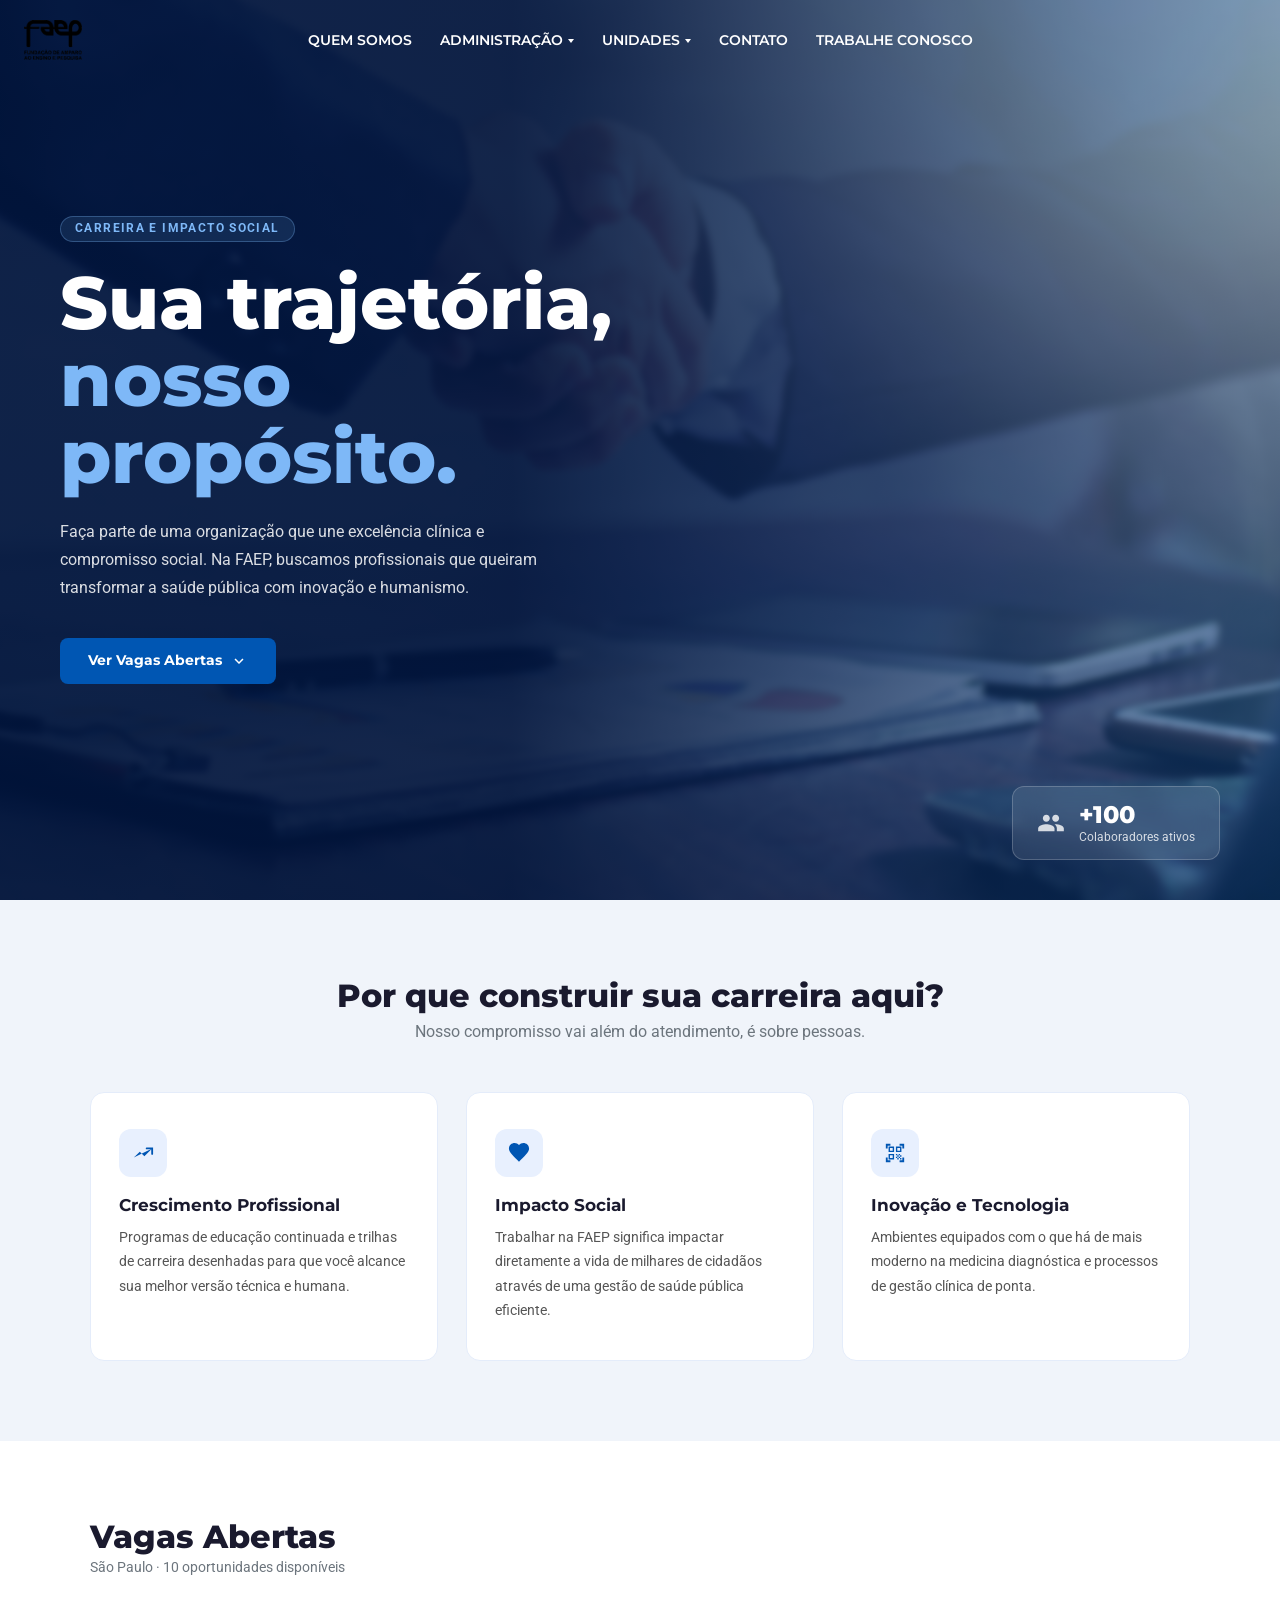
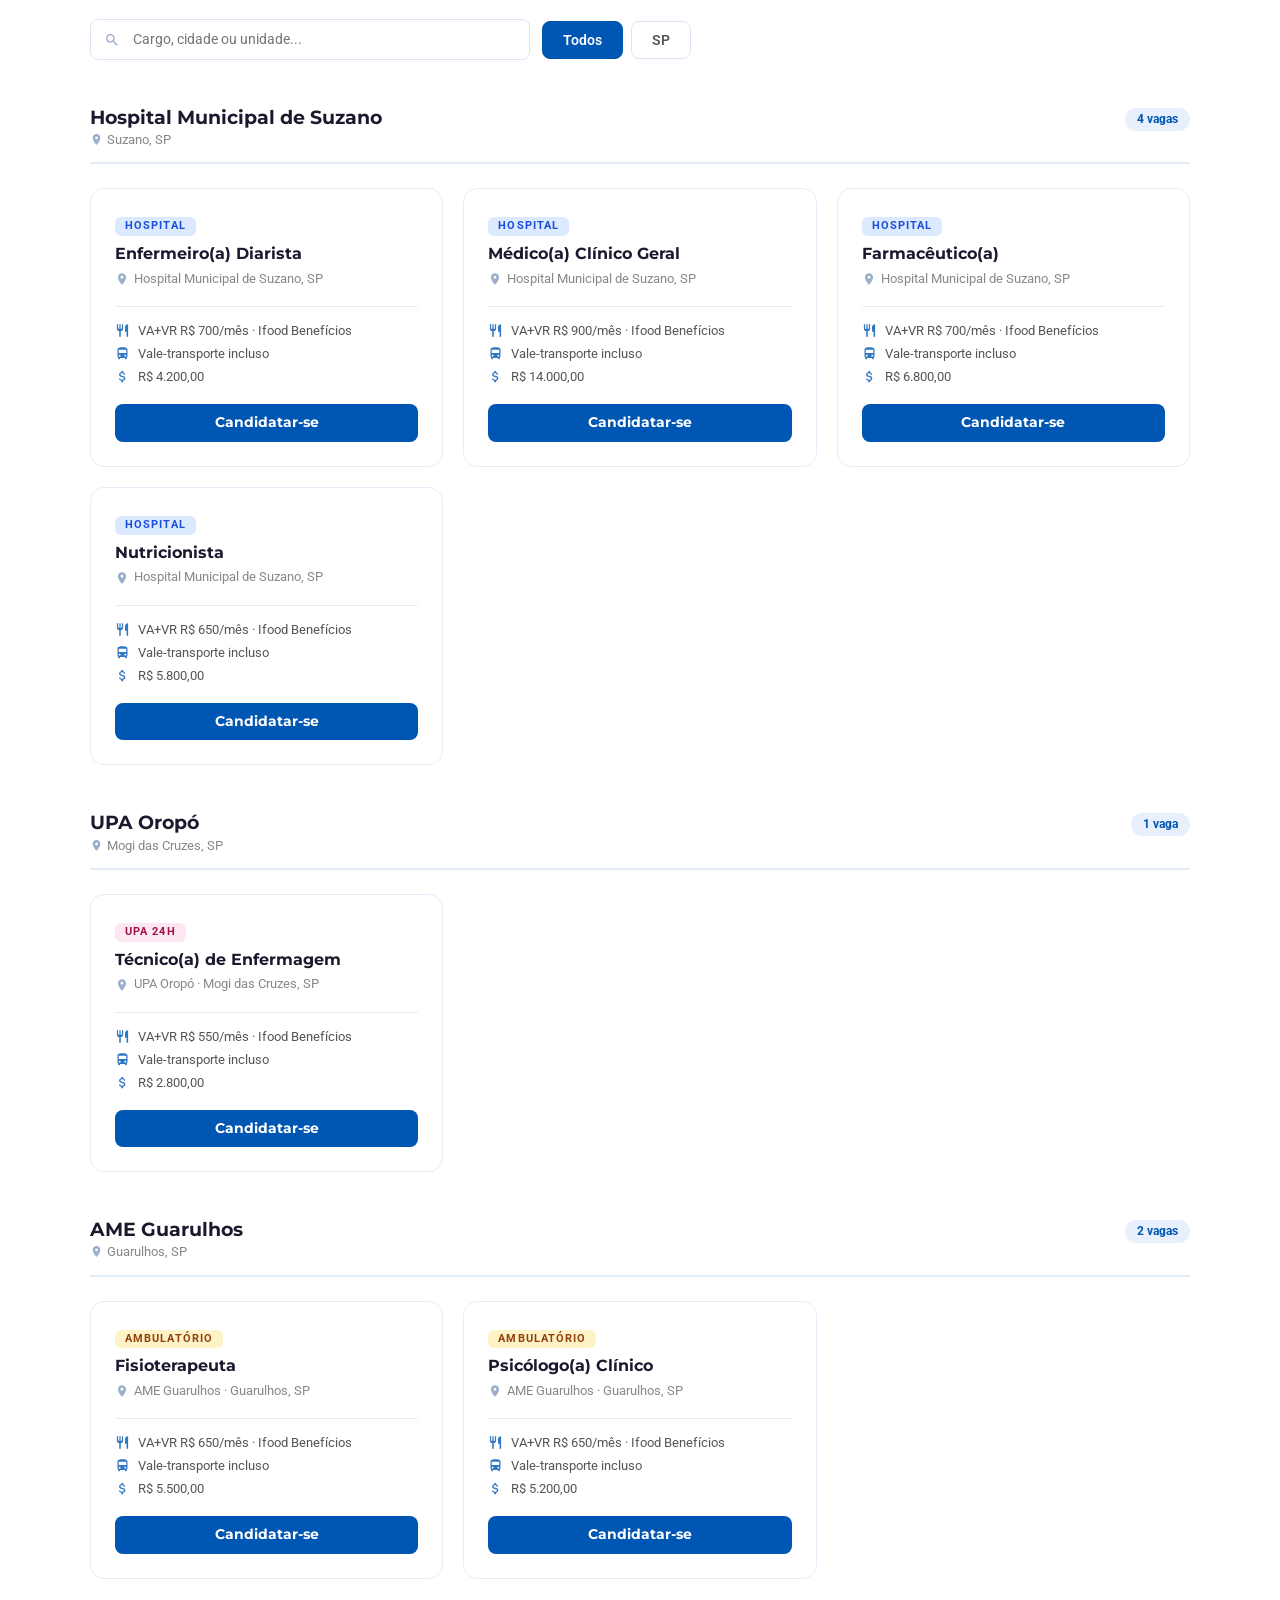
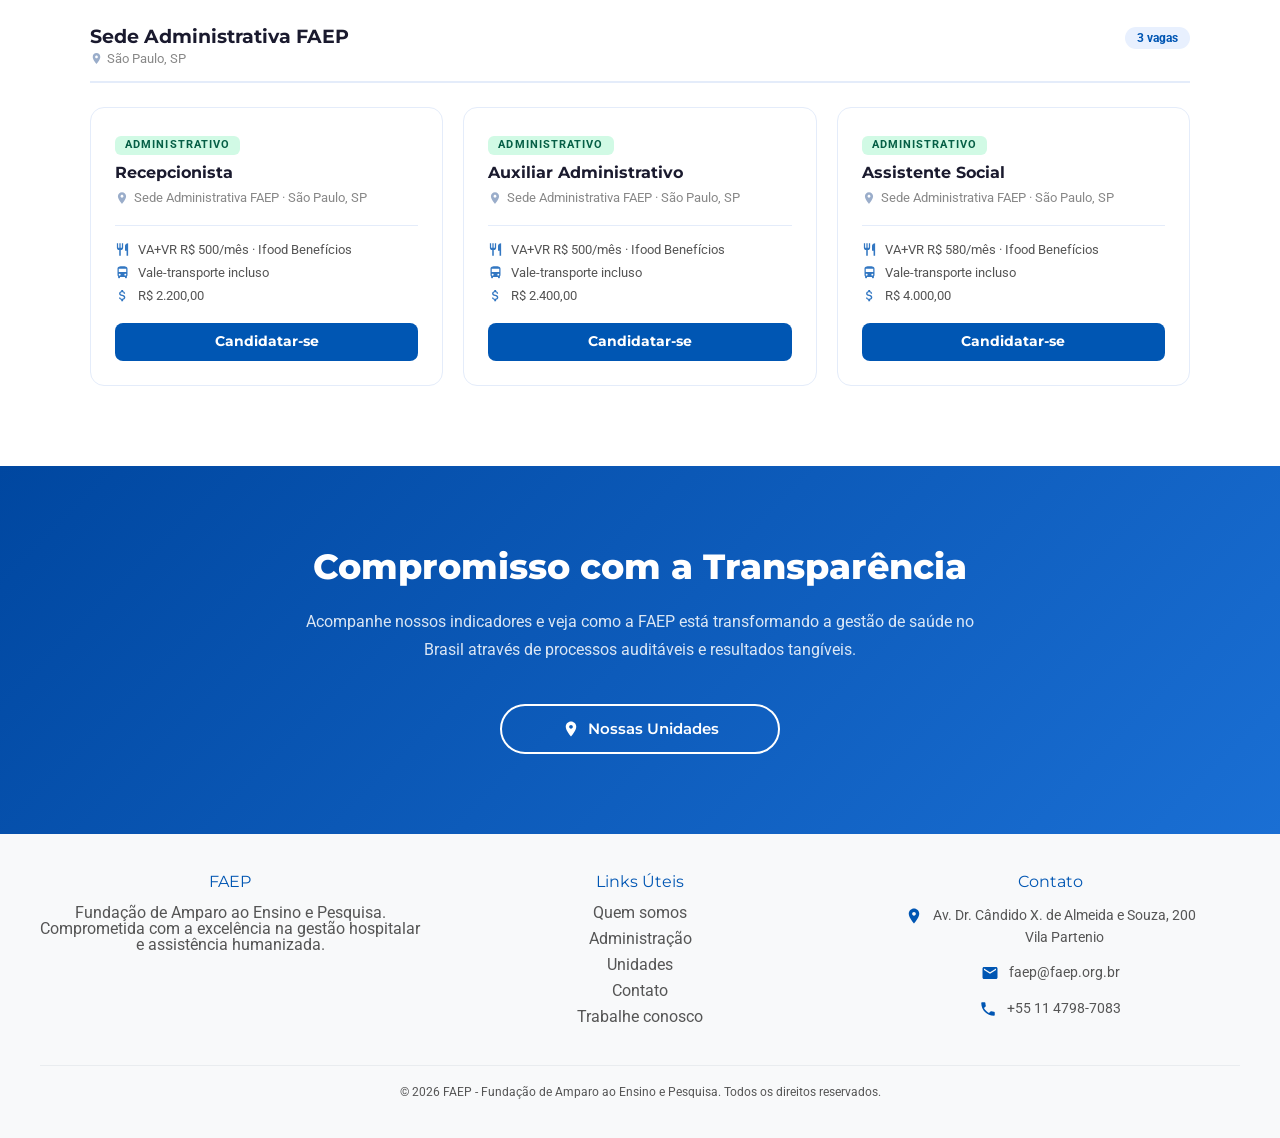
<file: pages/trabalhe-conosco.html>
<!DOCTYPE html>
<html lang="pt-BR">
<head>
    <meta charset="UTF-8">
    <meta name="viewport" content="width=device-width, initial-scale=1.0">
    <meta name="description" content="Faça parte da equipe FAEP. Veja as oportunidades disponíveis e candidate-se para atuar em nossas unidades de saúde.">

    <link rel="preconnect" href="https://fonts.googleapis.com">
    <link rel="preconnect" href="https://fonts.gstatic.com" crossorigin>

    <!-- Styles -->
    <link rel="stylesheet" href="../css/reset.css">
    <link rel="stylesheet" href="../css/global.css">
    <link rel="stylesheet" href="../css/components/header.css">
    <link rel="stylesheet" href="../css/components/footer.css">
    <link rel="stylesheet" href="../css/components/commitment.css">
    <link rel="stylesheet" href="../css/trabalhe_css/trabalhe.css">
    <link rel="stylesheet" href="../css/trabalhe_css/trabalhe-media.css">

    <title>FAEP - Trabalhe Conosco</title>
</head>
<body class="body">
    <header class="header">
        <a href="../index.html" class="header__logo-link">
            <img src="../assets/images/logo_faep/logofaep.png" alt="Logo FAEP" class="header__logo" width="284" height="195">
        </a>

        <button class="header__hamburger" aria-label="Abrir menu" aria-expanded="false">
            <span></span>
            <span></span>
            <span></span>
        </button>

        <nav class="header__nav">
            <ul class="header__nav-list">
                <li class="header__nav-item"><a href="./quem-somos.html" class="header__nav-link">QUEM SOMOS</a></li>
                <li class="header__nav-item header__nav-item--has-dropdown">
                    <a href="./administracao.html" class="header__nav-link">ADMINISTRAÇÃO</a>
                    <button class="header__dropdown-toggle" aria-expanded="false" aria-label="Submenu de administração">
                        <svg class="header__dropdown-chevron" xmlns="http://www.w3.org/2000/svg" viewBox="0 0 24 24" fill="currentColor" width="14" height="14"><path d="M7.41 8.59 12 13.17l4.59-4.58L18 10l-6 6-6-6z"/></svg>
                    </button>
                    <ul class="header__dropdown">
                        <li><a href="./administracao.html#conselho-curador" class="header__dropdown-link">Conselho Curador</a></li>
                        <li><a href="./administracao.html#diretoria" class="header__dropdown-link">Diretoria</a></li>
                        <li><a href="./administracao.html#conselho-fiscal" class="header__dropdown-link">Conselho Fiscal</a></li>
                        <li><a href="./administracao.html#organograma" class="header__dropdown-link">Organograma</a></li>
                        <li><a href="./administracao.html#estatuto" class="header__dropdown-link">Estatuto Social</a></li>
                        <li><a href="./administracao.html#documentacoes" class="header__dropdown-link">Documentações</a></li>
                    </ul>
                </li>
                <li class="header__nav-item header__nav-item--has-dropdown">
                    <a href="./unidades.html" class="header__nav-link">UNIDADES</a>
                    <button class="header__dropdown-toggle" aria-expanded="false" aria-label="Submenu de unidades">
                        <svg class="header__dropdown-chevron" xmlns="http://www.w3.org/2000/svg" viewBox="0 0 24 24" fill="currentColor" width="14" height="14"><path d="M7.41 8.59 12 13.17l4.59-4.58L18 10l-6 6-6-6z"/></svg>
                    </button>
                    <ul class="header__dropdown">
                        <li><a href="./unidades.html#sao-paulo" class="header__dropdown-link">São Paulo</a></li>
                        <li><a href="./unidades.html#rio-de-janeiro" class="header__dropdown-link">Rio de Janeiro</a></li>
                    </ul>
                </li>
                <li class="header__nav-item"><a href="./contato.html" class="header__nav-link">CONTATO</a></li>
                <li class="header__nav-item"><a href="./trabalhe-conosco.html" class="header__nav-link header__nav-link--active">TRABALHE CONOSCO</a></li>
            </ul>
        </nav>
    </header>

    <main class="tc-main">

        <!-- Hero -->
        <section class="tc-hero">
            <div class="tc-hero__content">
                <span class="tc-hero__tag">CARREIRA E IMPACTO SOCIAL</span>
                <h1 class="tc-hero__title">
                    Sua trajetória,<br>
                    <span class="tc-hero__title-accent">nosso propósito.</span>
                </h1>
                <p class="tc-hero__subtitle">Faça parte de uma organização que une excelência clínica e compromisso social. Na FAEP, buscamos profissionais que queiram transformar a saúde pública com inovação e humanismo.</p>
                <a href="#vagas" class="tc-hero__btn">
                    Ver Vagas Abertas
                    <svg xmlns="http://www.w3.org/2000/svg" viewBox="0 0 24 24" fill="currentColor" width="18" height="18"><path d="M7.41 8.59 12 13.17l4.59-4.58L18 10l-6 6-6-6z"/></svg>
                </a>
            </div>
            <div class="tc-hero__stat">
                <svg xmlns="http://www.w3.org/2000/svg" viewBox="0 0 24 24" fill="currentColor" width="28" height="28"><path d="M16 11c1.66 0 2.99-1.34 2.99-3S17.66 5 16 5c-1.66 0-3 1.34-3 3s1.34 3 3 3zm-8 0c1.66 0 2.99-1.34 2.99-3S9.66 5 8 5C6.34 5 5 6.34 5 8s1.34 3 3 3zm0 2c-2.33 0-7 1.17-7 3.5V19h14v-2.5c0-2.33-4.67-3.5-7-3.5zm8 0c-.29 0-.62.02-.97.05 1.16.84 1.97 1.97 1.97 3.45V19h6v-2.5c0-2.33-4.67-3.5-7-3.5z"/></svg>
                <div>
                    <strong>+100</strong>
                    <span>Colaboradores ativos</span>
                </div>
            </div>
        </section>

        <!-- Por que trabalhar aqui -->
        <section class="tc-why">
            <div class="tc-why__header">
                <h2 class="tc-why__title">Por que construir sua carreira aqui?</h2>
                <p class="tc-why__subtitle">Nosso compromisso vai além do atendimento, é sobre pessoas.</p>
            </div>
            <div class="tc-why__cards">
                <div class="tc-why__card">
                    <div class="tc-why__icon">
                        <svg xmlns="http://www.w3.org/2000/svg" viewBox="0 0 24 24" fill="currentColor" width="22" height="22"><path d="M22 7 13.5 15.5l-5-5L2 17"/><path d="M16 7h6v6" fill="none" stroke="currentColor" stroke-width="2" stroke-linecap="round"/></svg>
                    </div>
                    <h3 class="tc-why__card-title">Crescimento Profissional</h3>
                    <p class="tc-why__card-text">Programas de educação continuada e trilhas de carreira desenhadas para que você alcance sua melhor versão técnica e humana.</p>
                </div>
                <div class="tc-why__card">
                    <div class="tc-why__icon">
                        <svg xmlns="http://www.w3.org/2000/svg" viewBox="0 0 24 24" fill="currentColor" width="22" height="22"><path d="M12 21.593c-5.63-5.539-11-10.297-11-14.402C1 3.379 4.068 1 7.192 1 9.05 1 10.822 1.922 12 3.33 13.178 1.922 14.95 1 16.808 1 19.933 1 23 3.379 23 7.191c0 4.105-5.371 8.863-11 14.402z"/></svg>
                    </div>
                    <h3 class="tc-why__card-title">Impacto Social</h3>
                    <p class="tc-why__card-text">Trabalhar na FAEP significa impactar diretamente a vida de milhares de cidadãos através de uma gestão de saúde pública eficiente.</p>
                </div>
                <div class="tc-why__card">
                    <div class="tc-why__icon">
                        <svg xmlns="http://www.w3.org/2000/svg" viewBox="0 0 24 24" fill="currentColor" width="22" height="22"><path d="M9.5 6.5v3h-3v-3h3M11 5H5v6h6V5zm-1.5 9.5v3h-3v-3h3M11 13H5v6h6v-6zm6.5-6.5v3h-3v-3h3M19 5h-6v6h6V5zm-6 8h1.5v1.5H13V13zm1.5 1.5H16V16h-1.5v-1.5zM16 13h1.5v1.5H16V13zm-3 3h1.5v1.5H13V16zm1.5 1.5H16V19h-1.5v-1.5zM16 16h1.5v1.5H16V16zm1.5-1.5H19V16h-1.5v-1.5zm0 3H19V19h-1.5v-1.5zM22 7h-2V4h-3V2h5v5zm0 15v-5h-2v3h-3v2h5zM2 22h5v-2H4v-3H2v5zM2 2v5h2V4h3V2H2z"/></svg>
                    </div>
                    <h3 class="tc-why__card-title">Inovação e Tecnologia</h3>
                    <p class="tc-why__card-text">Ambientes equipados com o que há de mais moderno na medicina diagnóstica e processos de gestão clínica de ponta.</p>
                </div>
            </div>
        </section>

        <!-- Vagas -->
        <section class="tc-vagas" id="vagas">
            <div class="tc-vagas__header">
                <h2 class="tc-vagas__title">Vagas Abertas</h2>
                <p class="tc-vagas__subtitle">São Paulo · <span id="tc-vagas-count">10</span> oportunidades disponíveis</p>
            </div>

            <!-- Toolbar: busca + filtro por estado -->
            <div class="tc-vagas__toolbar">
                <div class="tc-vagas__search-wrap">
                    <svg class="tc-vagas__search-icon" xmlns="http://www.w3.org/2000/svg" viewBox="0 0 24 24" fill="currentColor" width="16" height="16"><path d="M15.5 14h-.79l-.28-.27A6.471 6.471 0 0 0 16 9.5 6.5 6.5 0 1 0 9.5 16c1.61 0 3.09-.59 4.23-1.57l.27.28v.79l5 4.99L20.49 19l-4.99-5zm-6 0C7.01 14 5 11.99 5 9.5S7.01 5 9.5 5 14 7.01 14 9.5 11.99 14 9.5 14z"/></svg>
                    <input type="text" class="tc-vagas__search" id="tc-search" placeholder="Cargo, cidade ou unidade...">
                </div>
                <div class="tc-vagas__states">
                    <button class="tc-vagas__state-btn tc-vagas__state-btn--active" data-state="todos">Todos</button>
                    <button class="tc-vagas__state-btn" data-state="sp">SP</button>
                </div>
            </div>

            <!-- Grupos por unidade -->
            <div class="tc-vagas__groups" id="tc-vagas-groups">

                <!-- Hospital Municipal de Suzano -->
                <div class="tc-vagas__group" data-state="sp">
                    <div class="tc-vagas__group-header">
                        <div class="tc-vagas__group-info">
                            <h3 class="tc-vagas__group-name">Hospital Municipal de Suzano</h3>
                            <span class="tc-vagas__group-location">
                                <svg xmlns="http://www.w3.org/2000/svg" viewBox="0 0 24 24" fill="currentColor" width="13" height="13"><path d="M12 2C8.13 2 5 5.13 5 9c0 5.25 7 13 7 13s7-7.75 7-13c0-3.87-3.13-7-7-7zm0 9.5c-1.38 0-2.5-1.12-2.5-2.5s1.12-2.5 2.5-2.5 2.5 1.12 2.5 2.5-1.12 2.5-2.5 2.5z"/></svg>
                                Suzano, SP
                            </span>
                        </div>
                        <span class="tc-vagas__group-count">4 vagas</span>
                    </div>
                    <div class="tc-vagas__grid">

                        <div class="tc-card" data-search="enfermeiro diarista hospital suzano sp">
                            <div class="tc-card__top">
                                <span class="tc-card__badge tc-card__badge--hospital">HOSPITAL</span>
                                <h3 class="tc-card__title">Enfermeiro(a) Diarista</h3>
                                <p class="tc-card__local">
                                    <svg xmlns="http://www.w3.org/2000/svg" viewBox="0 0 24 24" fill="currentColor" width="14" height="14"><path d="M12 2C8.13 2 5 5.13 5 9c0 5.25 7 13 7 13s7-7.75 7-13c0-3.87-3.13-7-7-7zm0 9.5c-1.38 0-2.5-1.12-2.5-2.5s1.12-2.5 2.5-2.5 2.5 1.12 2.5 2.5-1.12 2.5-2.5 2.5z"/></svg>
                                    Hospital Municipal de Suzano, SP
                                </p>
                            </div>
                            <ul class="tc-card__benefits">
                                <li><svg class="tc-card__benefit-icon" xmlns="http://www.w3.org/2000/svg" viewBox="0 0 24 24" fill="currentColor" width="15" height="15"><path d="M11 9H9V2H7v7H5V2H3v7c0 2.12 1.66 3.84 3.75 3.97V22h2.5v-9.03C11.34 12.84 13 11.12 13 9V2h-2v7zm5-3v8h2.5v8H21V2c-2.76 0-5 2.24-5 4z"/></svg> VA+VR R$ 700/mês · Ifood Benefícios</li>
                                <li><svg class="tc-card__benefit-icon" xmlns="http://www.w3.org/2000/svg" viewBox="0 0 24 24" fill="currentColor" width="15" height="15"><path d="M4 16c0 .88.39 1.67 1 2.22V20c0 .55.45 1 1 1h1c.55 0 1-.45 1-1v-1h8v1c0 .55.45 1 1 1h1c.55 0 1-.45 1-1v-1.78c.61-.55 1-1.34 1-2.22V6c0-3.5-3.58-4-8-4s-8 .5-8 4v10zm3.5 1c-.83 0-1.5-.67-1.5-1.5S6.67 14 7.5 14s1.5.67 1.5 1.5S8.33 17 7.5 17zm9 0c-.83 0-1.5-.67-1.5-1.5s.67-1.5 1.5-1.5 1.5.67 1.5 1.5-.67 1.5-1.5 1.5zm1.5-6H6V6h12v5z"/></svg> Vale-transporte incluso</li>
                                <li><svg class="tc-card__benefit-icon" xmlns="http://www.w3.org/2000/svg" viewBox="0 0 24 24" fill="currentColor" width="15" height="15"><path d="M11.8 10.9c-2.27-.59-3-1.2-3-2.15 0-1.09 1.01-1.85 2.7-1.85 1.78 0 2.44.85 2.5 2.1h2.21c-.07-1.72-1.12-3.3-3.21-3.81V3h-3v2.16c-1.94.42-3.5 1.68-3.5 3.61 0 2.31 1.91 3.46 4.7 4.13 2.5.6 3 1.48 3 2.41 0 .69-.49 1.79-2.7 1.79-2.06 0-2.87-.92-2.98-2.1h-2.2c.12 2.19 1.76 3.42 3.68 3.83V21h3v-2.15c1.95-.37 3.5-1.5 3.5-3.55 0-2.84-2.43-3.81-4.7-4.4z"/></svg> R$ 4.200,00</li>
                            </ul>
                            <a href="#" class="tc-card__btn">Candidatar-se</a>
                        </div>

                        <div class="tc-card" data-search="médico clínico geral hospital suzano sp">
                            <div class="tc-card__top">
                                <span class="tc-card__badge tc-card__badge--hospital">HOSPITAL</span>
                                <h3 class="tc-card__title">Médico(a) Clínico Geral</h3>
                                <p class="tc-card__local">
                                    <svg xmlns="http://www.w3.org/2000/svg" viewBox="0 0 24 24" fill="currentColor" width="14" height="14"><path d="M12 2C8.13 2 5 5.13 5 9c0 5.25 7 13 7 13s7-7.75 7-13c0-3.87-3.13-7-7-7zm0 9.5c-1.38 0-2.5-1.12-2.5-2.5s1.12-2.5 2.5-2.5 2.5 1.12 2.5 2.5-1.12 2.5-2.5 2.5z"/></svg>
                                    Hospital Municipal de Suzano, SP
                                </p>
                            </div>
                            <ul class="tc-card__benefits">
                                <li><svg class="tc-card__benefit-icon" xmlns="http://www.w3.org/2000/svg" viewBox="0 0 24 24" fill="currentColor" width="15" height="15"><path d="M11 9H9V2H7v7H5V2H3v7c0 2.12 1.66 3.84 3.75 3.97V22h2.5v-9.03C11.34 12.84 13 11.12 13 9V2h-2v7zm5-3v8h2.5v8H21V2c-2.76 0-5 2.24-5 4z"/></svg> VA+VR R$ 900/mês · Ifood Benefícios</li>
                                <li><svg class="tc-card__benefit-icon" xmlns="http://www.w3.org/2000/svg" viewBox="0 0 24 24" fill="currentColor" width="15" height="15"><path d="M4 16c0 .88.39 1.67 1 2.22V20c0 .55.45 1 1 1h1c.55 0 1-.45 1-1v-1h8v1c0 .55.45 1 1 1h1c.55 0 1-.45 1-1v-1.78c.61-.55 1-1.34 1-2.22V6c0-3.5-3.58-4-8-4s-8 .5-8 4v10zm3.5 1c-.83 0-1.5-.67-1.5-1.5S6.67 14 7.5 14s1.5.67 1.5 1.5S8.33 17 7.5 17zm9 0c-.83 0-1.5-.67-1.5-1.5s.67-1.5 1.5-1.5 1.5.67 1.5 1.5-.67 1.5-1.5 1.5zm1.5-6H6V6h12v5z"/></svg> Vale-transporte incluso</li>
                                <li><svg class="tc-card__benefit-icon" xmlns="http://www.w3.org/2000/svg" viewBox="0 0 24 24" fill="currentColor" width="15" height="15"><path d="M11.8 10.9c-2.27-.59-3-1.2-3-2.15 0-1.09 1.01-1.85 2.7-1.85 1.78 0 2.44.85 2.5 2.1h2.21c-.07-1.72-1.12-3.3-3.21-3.81V3h-3v2.16c-1.94.42-3.5 1.68-3.5 3.61 0 2.31 1.91 3.46 4.7 4.13 2.5.6 3 1.48 3 2.41 0 .69-.49 1.79-2.7 1.79-2.06 0-2.87-.92-2.98-2.1h-2.2c.12 2.19 1.76 3.42 3.68 3.83V21h3v-2.15c1.95-.37 3.5-1.5 3.5-3.55 0-2.84-2.43-3.81-4.7-4.4z"/></svg> R$ 14.000,00</li>
                            </ul>
                            <a href="#" class="tc-card__btn">Candidatar-se</a>
                        </div>

                        <div class="tc-card" data-search="farmacêutico farmacêutica hospital suzano sp">
                            <div class="tc-card__top">
                                <span class="tc-card__badge tc-card__badge--hospital">HOSPITAL</span>
                                <h3 class="tc-card__title">Farmacêutico(a)</h3>
                                <p class="tc-card__local">
                                    <svg xmlns="http://www.w3.org/2000/svg" viewBox="0 0 24 24" fill="currentColor" width="14" height="14"><path d="M12 2C8.13 2 5 5.13 5 9c0 5.25 7 13 7 13s7-7.75 7-13c0-3.87-3.13-7-7-7zm0 9.5c-1.38 0-2.5-1.12-2.5-2.5s1.12-2.5 2.5-2.5 2.5 1.12 2.5 2.5-1.12 2.5-2.5 2.5z"/></svg>
                                    Hospital Municipal de Suzano, SP
                                </p>
                            </div>
                            <ul class="tc-card__benefits">
                                <li><svg class="tc-card__benefit-icon" xmlns="http://www.w3.org/2000/svg" viewBox="0 0 24 24" fill="currentColor" width="15" height="15"><path d="M11 9H9V2H7v7H5V2H3v7c0 2.12 1.66 3.84 3.75 3.97V22h2.5v-9.03C11.34 12.84 13 11.12 13 9V2h-2v7zm5-3v8h2.5v8H21V2c-2.76 0-5 2.24-5 4z"/></svg> VA+VR R$ 700/mês · Ifood Benefícios</li>
                                <li><svg class="tc-card__benefit-icon" xmlns="http://www.w3.org/2000/svg" viewBox="0 0 24 24" fill="currentColor" width="15" height="15"><path d="M4 16c0 .88.39 1.67 1 2.22V20c0 .55.45 1 1 1h1c.55 0 1-.45 1-1v-1h8v1c0 .55.45 1 1 1h1c.55 0 1-.45 1-1v-1.78c.61-.55 1-1.34 1-2.22V6c0-3.5-3.58-4-8-4s-8 .5-8 4v10zm3.5 1c-.83 0-1.5-.67-1.5-1.5S6.67 14 7.5 14s1.5.67 1.5 1.5S8.33 17 7.5 17zm9 0c-.83 0-1.5-.67-1.5-1.5s.67-1.5 1.5-1.5 1.5.67 1.5 1.5-.67 1.5-1.5 1.5zm1.5-6H6V6h12v5z"/></svg> Vale-transporte incluso</li>
                                <li><svg class="tc-card__benefit-icon" xmlns="http://www.w3.org/2000/svg" viewBox="0 0 24 24" fill="currentColor" width="15" height="15"><path d="M11.8 10.9c-2.27-.59-3-1.2-3-2.15 0-1.09 1.01-1.85 2.7-1.85 1.78 0 2.44.85 2.5 2.1h2.21c-.07-1.72-1.12-3.3-3.21-3.81V3h-3v2.16c-1.94.42-3.5 1.68-3.5 3.61 0 2.31 1.91 3.46 4.7 4.13 2.5.6 3 1.48 3 2.41 0 .69-.49 1.79-2.7 1.79-2.06 0-2.87-.92-2.98-2.1h-2.2c.12 2.19 1.76 3.42 3.68 3.83V21h3v-2.15c1.95-.37 3.5-1.5 3.5-3.55 0-2.84-2.43-3.81-4.7-4.4z"/></svg> R$ 6.800,00</li>
                            </ul>
                            <a href="#" class="tc-card__btn">Candidatar-se</a>
                        </div>

                        <div class="tc-card" data-search="nutricionista hospital suzano sp">
                            <div class="tc-card__top">
                                <span class="tc-card__badge tc-card__badge--hospital">HOSPITAL</span>
                                <h3 class="tc-card__title">Nutricionista</h3>
                                <p class="tc-card__local">
                                    <svg xmlns="http://www.w3.org/2000/svg" viewBox="0 0 24 24" fill="currentColor" width="14" height="14"><path d="M12 2C8.13 2 5 5.13 5 9c0 5.25 7 13 7 13s7-7.75 7-13c0-3.87-3.13-7-7-7zm0 9.5c-1.38 0-2.5-1.12-2.5-2.5s1.12-2.5 2.5-2.5 2.5 1.12 2.5 2.5-1.12 2.5-2.5 2.5z"/></svg>
                                    Hospital Municipal de Suzano, SP
                                </p>
                            </div>
                            <ul class="tc-card__benefits">
                                <li><svg class="tc-card__benefit-icon" xmlns="http://www.w3.org/2000/svg" viewBox="0 0 24 24" fill="currentColor" width="15" height="15"><path d="M11 9H9V2H7v7H5V2H3v7c0 2.12 1.66 3.84 3.75 3.97V22h2.5v-9.03C11.34 12.84 13 11.12 13 9V2h-2v7zm5-3v8h2.5v8H21V2c-2.76 0-5 2.24-5 4z"/></svg> VA+VR R$ 650/mês · Ifood Benefícios</li>
                                <li><svg class="tc-card__benefit-icon" xmlns="http://www.w3.org/2000/svg" viewBox="0 0 24 24" fill="currentColor" width="15" height="15"><path d="M4 16c0 .88.39 1.67 1 2.22V20c0 .55.45 1 1 1h1c.55 0 1-.45 1-1v-1h8v1c0 .55.45 1 1 1h1c.55 0 1-.45 1-1v-1.78c.61-.55 1-1.34 1-2.22V6c0-3.5-3.58-4-8-4s-8 .5-8 4v10zm3.5 1c-.83 0-1.5-.67-1.5-1.5S6.67 14 7.5 14s1.5.67 1.5 1.5S8.33 17 7.5 17zm9 0c-.83 0-1.5-.67-1.5-1.5s.67-1.5 1.5-1.5 1.5.67 1.5 1.5-.67 1.5-1.5 1.5zm1.5-6H6V6h12v5z"/></svg> Vale-transporte incluso</li>
                                <li><svg class="tc-card__benefit-icon" xmlns="http://www.w3.org/2000/svg" viewBox="0 0 24 24" fill="currentColor" width="15" height="15"><path d="M11.8 10.9c-2.27-.59-3-1.2-3-2.15 0-1.09 1.01-1.85 2.7-1.85 1.78 0 2.44.85 2.5 2.1h2.21c-.07-1.72-1.12-3.3-3.21-3.81V3h-3v2.16c-1.94.42-3.5 1.68-3.5 3.61 0 2.31 1.91 3.46 4.7 4.13 2.5.6 3 1.48 3 2.41 0 .69-.49 1.79-2.7 1.79-2.06 0-2.87-.92-2.98-2.1h-2.2c.12 2.19 1.76 3.42 3.68 3.83V21h3v-2.15c1.95-.37 3.5-1.5 3.5-3.55 0-2.84-2.43-3.81-4.7-4.4z"/></svg> R$ 5.800,00</li>
                            </ul>
                            <a href="#" class="tc-card__btn">Candidatar-se</a>
                        </div>

                    </div>
                </div>

                <!-- UPA Oropó — Mogi das Cruzes -->
                <div class="tc-vagas__group" data-state="sp">
                    <div class="tc-vagas__group-header">
                        <div class="tc-vagas__group-info">
                            <h3 class="tc-vagas__group-name">UPA Oropó</h3>
                            <span class="tc-vagas__group-location">
                                <svg xmlns="http://www.w3.org/2000/svg" viewBox="0 0 24 24" fill="currentColor" width="13" height="13"><path d="M12 2C8.13 2 5 5.13 5 9c0 5.25 7 13 7 13s7-7.75 7-13c0-3.87-3.13-7-7-7zm0 9.5c-1.38 0-2.5-1.12-2.5-2.5s1.12-2.5 2.5-2.5 2.5 1.12 2.5 2.5-1.12 2.5-2.5 2.5z"/></svg>
                                Mogi das Cruzes, SP
                            </span>
                        </div>
                        <span class="tc-vagas__group-count">1 vaga</span>
                    </div>
                    <div class="tc-vagas__grid">

                        <div class="tc-card" data-search="técnico técnica enfermagem upa oropo mogi das cruzes sp">
                            <div class="tc-card__top">
                                <span class="tc-card__badge tc-card__badge--upa">UPA 24H</span>
                                <h3 class="tc-card__title">Técnico(a) de Enfermagem</h3>
                                <p class="tc-card__local">
                                    <svg xmlns="http://www.w3.org/2000/svg" viewBox="0 0 24 24" fill="currentColor" width="14" height="14"><path d="M12 2C8.13 2 5 5.13 5 9c0 5.25 7 13 7 13s7-7.75 7-13c0-3.87-3.13-7-7-7zm0 9.5c-1.38 0-2.5-1.12-2.5-2.5s1.12-2.5 2.5-2.5 2.5 1.12 2.5 2.5-1.12 2.5-2.5 2.5z"/></svg>
                                    UPA Oropó · Mogi das Cruzes, SP
                                </p>
                            </div>
                            <ul class="tc-card__benefits">
                                <li><svg class="tc-card__benefit-icon" xmlns="http://www.w3.org/2000/svg" viewBox="0 0 24 24" fill="currentColor" width="15" height="15"><path d="M11 9H9V2H7v7H5V2H3v7c0 2.12 1.66 3.84 3.75 3.97V22h2.5v-9.03C11.34 12.84 13 11.12 13 9V2h-2v7zm5-3v8h2.5v8H21V2c-2.76 0-5 2.24-5 4z"/></svg> VA+VR R$ 550/mês · Ifood Benefícios</li>
                                <li><svg class="tc-card__benefit-icon" xmlns="http://www.w3.org/2000/svg" viewBox="0 0 24 24" fill="currentColor" width="15" height="15"><path d="M4 16c0 .88.39 1.67 1 2.22V20c0 .55.45 1 1 1h1c.55 0 1-.45 1-1v-1h8v1c0 .55.45 1 1 1h1c.55 0 1-.45 1-1v-1.78c.61-.55 1-1.34 1-2.22V6c0-3.5-3.58-4-8-4s-8 .5-8 4v10zm3.5 1c-.83 0-1.5-.67-1.5-1.5S6.67 14 7.5 14s1.5.67 1.5 1.5S8.33 17 7.5 17zm9 0c-.83 0-1.5-.67-1.5-1.5s.67-1.5 1.5-1.5 1.5.67 1.5 1.5-.67 1.5-1.5 1.5zm1.5-6H6V6h12v5z"/></svg> Vale-transporte incluso</li>
                                <li><svg class="tc-card__benefit-icon" xmlns="http://www.w3.org/2000/svg" viewBox="0 0 24 24" fill="currentColor" width="15" height="15"><path d="M11.8 10.9c-2.27-.59-3-1.2-3-2.15 0-1.09 1.01-1.85 2.7-1.85 1.78 0 2.44.85 2.5 2.1h2.21c-.07-1.72-1.12-3.3-3.21-3.81V3h-3v2.16c-1.94.42-3.5 1.68-3.5 3.61 0 2.31 1.91 3.46 4.7 4.13 2.5.6 3 1.48 3 2.41 0 .69-.49 1.79-2.7 1.79-2.06 0-2.87-.92-2.98-2.1h-2.2c.12 2.19 1.76 3.42 3.68 3.83V21h3v-2.15c1.95-.37 3.5-1.5 3.5-3.55 0-2.84-2.43-3.81-4.7-4.4z"/></svg> R$ 2.800,00</li>
                            </ul>
                            <a href="#" class="tc-card__btn">Candidatar-se</a>
                        </div>

                    </div>
                </div>

                <!-- AME Guarulhos -->
                <div class="tc-vagas__group" data-state="sp">
                    <div class="tc-vagas__group-header">
                        <div class="tc-vagas__group-info">
                            <h3 class="tc-vagas__group-name">AME Guarulhos</h3>
                            <span class="tc-vagas__group-location">
                                <svg xmlns="http://www.w3.org/2000/svg" viewBox="0 0 24 24" fill="currentColor" width="13" height="13"><path d="M12 2C8.13 2 5 5.13 5 9c0 5.25 7 13 7 13s7-7.75 7-13c0-3.87-3.13-7-7-7zm0 9.5c-1.38 0-2.5-1.12-2.5-2.5s1.12-2.5 2.5-2.5 2.5 1.12 2.5 2.5-1.12 2.5-2.5 2.5z"/></svg>
                                Guarulhos, SP
                            </span>
                        </div>
                        <span class="tc-vagas__group-count">2 vagas</span>
                    </div>
                    <div class="tc-vagas__grid">

                        <div class="tc-card" data-search="fisioterapeuta ambulatório ame guarulhos sp">
                            <div class="tc-card__top">
                                <span class="tc-card__badge tc-card__badge--amb">AMBULATÓRIO</span>
                                <h3 class="tc-card__title">Fisioterapeuta</h3>
                                <p class="tc-card__local">
                                    <svg xmlns="http://www.w3.org/2000/svg" viewBox="0 0 24 24" fill="currentColor" width="14" height="14"><path d="M12 2C8.13 2 5 5.13 5 9c0 5.25 7 13 7 13s7-7.75 7-13c0-3.87-3.13-7-7-7zm0 9.5c-1.38 0-2.5-1.12-2.5-2.5s1.12-2.5 2.5-2.5 2.5 1.12 2.5 2.5-1.12 2.5-2.5 2.5z"/></svg>
                                    AME Guarulhos · Guarulhos, SP
                                </p>
                            </div>
                            <ul class="tc-card__benefits">
                                <li><svg class="tc-card__benefit-icon" xmlns="http://www.w3.org/2000/svg" viewBox="0 0 24 24" fill="currentColor" width="15" height="15"><path d="M11 9H9V2H7v7H5V2H3v7c0 2.12 1.66 3.84 3.75 3.97V22h2.5v-9.03C11.34 12.84 13 11.12 13 9V2h-2v7zm5-3v8h2.5v8H21V2c-2.76 0-5 2.24-5 4z"/></svg> VA+VR R$ 650/mês · Ifood Benefícios</li>
                                <li><svg class="tc-card__benefit-icon" xmlns="http://www.w3.org/2000/svg" viewBox="0 0 24 24" fill="currentColor" width="15" height="15"><path d="M4 16c0 .88.39 1.67 1 2.22V20c0 .55.45 1 1 1h1c.55 0 1-.45 1-1v-1h8v1c0 .55.45 1 1 1h1c.55 0 1-.45 1-1v-1.78c.61-.55 1-1.34 1-2.22V6c0-3.5-3.58-4-8-4s-8 .5-8 4v10zm3.5 1c-.83 0-1.5-.67-1.5-1.5S6.67 14 7.5 14s1.5.67 1.5 1.5S8.33 17 7.5 17zm9 0c-.83 0-1.5-.67-1.5-1.5s.67-1.5 1.5-1.5 1.5.67 1.5 1.5-.67 1.5-1.5 1.5zm1.5-6H6V6h12v5z"/></svg> Vale-transporte incluso</li>
                                <li><svg class="tc-card__benefit-icon" xmlns="http://www.w3.org/2000/svg" viewBox="0 0 24 24" fill="currentColor" width="15" height="15"><path d="M11.8 10.9c-2.27-.59-3-1.2-3-2.15 0-1.09 1.01-1.85 2.7-1.85 1.78 0 2.44.85 2.5 2.1h2.21c-.07-1.72-1.12-3.3-3.21-3.81V3h-3v2.16c-1.94.42-3.5 1.68-3.5 3.61 0 2.31 1.91 3.46 4.7 4.13 2.5.6 3 1.48 3 2.41 0 .69-.49 1.79-2.7 1.79-2.06 0-2.87-.92-2.98-2.1h-2.2c.12 2.19 1.76 3.42 3.68 3.83V21h3v-2.15c1.95-.37 3.5-1.5 3.5-3.55 0-2.84-2.43-3.81-4.7-4.4z"/></svg> R$ 5.500,00</li>
                            </ul>
                            <a href="#" class="tc-card__btn">Candidatar-se</a>
                        </div>

                        <div class="tc-card" data-search="psicólogo psicóloga clínico ambulatório ame guarulhos sp">
                            <div class="tc-card__top">
                                <span class="tc-card__badge tc-card__badge--amb">AMBULATÓRIO</span>
                                <h3 class="tc-card__title">Psicólogo(a) Clínico</h3>
                                <p class="tc-card__local">
                                    <svg xmlns="http://www.w3.org/2000/svg" viewBox="0 0 24 24" fill="currentColor" width="14" height="14"><path d="M12 2C8.13 2 5 5.13 5 9c0 5.25 7 13 7 13s7-7.75 7-13c0-3.87-3.13-7-7-7zm0 9.5c-1.38 0-2.5-1.12-2.5-2.5s1.12-2.5 2.5-2.5 2.5 1.12 2.5 2.5-1.12 2.5-2.5 2.5z"/></svg>
                                    AME Guarulhos · Guarulhos, SP
                                </p>
                            </div>
                            <ul class="tc-card__benefits">
                                <li><svg class="tc-card__benefit-icon" xmlns="http://www.w3.org/2000/svg" viewBox="0 0 24 24" fill="currentColor" width="15" height="15"><path d="M11 9H9V2H7v7H5V2H3v7c0 2.12 1.66 3.84 3.75 3.97V22h2.5v-9.03C11.34 12.84 13 11.12 13 9V2h-2v7zm5-3v8h2.5v8H21V2c-2.76 0-5 2.24-5 4z"/></svg> VA+VR R$ 650/mês · Ifood Benefícios</li>
                                <li><svg class="tc-card__benefit-icon" xmlns="http://www.w3.org/2000/svg" viewBox="0 0 24 24" fill="currentColor" width="15" height="15"><path d="M4 16c0 .88.39 1.67 1 2.22V20c0 .55.45 1 1 1h1c.55 0 1-.45 1-1v-1h8v1c0 .55.45 1 1 1h1c.55 0 1-.45 1-1v-1.78c.61-.55 1-1.34 1-2.22V6c0-3.5-3.58-4-8-4s-8 .5-8 4v10zm3.5 1c-.83 0-1.5-.67-1.5-1.5S6.67 14 7.5 14s1.5.67 1.5 1.5S8.33 17 7.5 17zm9 0c-.83 0-1.5-.67-1.5-1.5s.67-1.5 1.5-1.5 1.5.67 1.5 1.5-.67 1.5-1.5 1.5zm1.5-6H6V6h12v5z"/></svg> Vale-transporte incluso</li>
                                <li><svg class="tc-card__benefit-icon" xmlns="http://www.w3.org/2000/svg" viewBox="0 0 24 24" fill="currentColor" width="15" height="15"><path d="M11.8 10.9c-2.27-.59-3-1.2-3-2.15 0-1.09 1.01-1.85 2.7-1.85 1.78 0 2.44.85 2.5 2.1h2.21c-.07-1.72-1.12-3.3-3.21-3.81V3h-3v2.16c-1.94.42-3.5 1.68-3.5 3.61 0 2.31 1.91 3.46 4.7 4.13 2.5.6 3 1.48 3 2.41 0 .69-.49 1.79-2.7 1.79-2.06 0-2.87-.92-2.98-2.1h-2.2c.12 2.19 1.76 3.42 3.68 3.83V21h3v-2.15c1.95-.37 3.5-1.5 3.5-3.55 0-2.84-2.43-3.81-4.7-4.4z"/></svg> R$ 5.200,00</li>
                            </ul>
                            <a href="#" class="tc-card__btn">Candidatar-se</a>
                        </div>

                    </div>
                </div>

                <!-- Sede Administrativa FAEP — São Paulo -->
                <div class="tc-vagas__group" data-state="sp">
                    <div class="tc-vagas__group-header">
                        <div class="tc-vagas__group-info">
                            <h3 class="tc-vagas__group-name">Sede Administrativa FAEP</h3>
                            <span class="tc-vagas__group-location">
                                <svg xmlns="http://www.w3.org/2000/svg" viewBox="0 0 24 24" fill="currentColor" width="13" height="13"><path d="M12 2C8.13 2 5 5.13 5 9c0 5.25 7 13 7 13s7-7.75 7-13c0-3.87-3.13-7-7-7zm0 9.5c-1.38 0-2.5-1.12-2.5-2.5s1.12-2.5 2.5-2.5 2.5 1.12 2.5 2.5-1.12 2.5-2.5 2.5z"/></svg>
                                São Paulo, SP
                            </span>
                        </div>
                        <span class="tc-vagas__group-count">3 vagas</span>
                    </div>
                    <div class="tc-vagas__grid">

                        <div class="tc-card" data-search="recepcionista administrativo sede são paulo sp">
                            <div class="tc-card__top">
                                <span class="tc-card__badge tc-card__badge--admin">ADMINISTRATIVO</span>
                                <h3 class="tc-card__title">Recepcionista</h3>
                                <p class="tc-card__local">
                                    <svg xmlns="http://www.w3.org/2000/svg" viewBox="0 0 24 24" fill="currentColor" width="14" height="14"><path d="M12 2C8.13 2 5 5.13 5 9c0 5.25 7 13 7 13s7-7.75 7-13c0-3.87-3.13-7-7-7zm0 9.5c-1.38 0-2.5-1.12-2.5-2.5s1.12-2.5 2.5-2.5 2.5 1.12 2.5 2.5-1.12 2.5-2.5 2.5z"/></svg>
                                    Sede Administrativa FAEP · São Paulo, SP
                                </p>
                            </div>
                            <ul class="tc-card__benefits">
                                <li><svg class="tc-card__benefit-icon" xmlns="http://www.w3.org/2000/svg" viewBox="0 0 24 24" fill="currentColor" width="15" height="15"><path d="M11 9H9V2H7v7H5V2H3v7c0 2.12 1.66 3.84 3.75 3.97V22h2.5v-9.03C11.34 12.84 13 11.12 13 9V2h-2v7zm5-3v8h2.5v8H21V2c-2.76 0-5 2.24-5 4z"/></svg> VA+VR R$ 500/mês · Ifood Benefícios</li>
                                <li><svg class="tc-card__benefit-icon" xmlns="http://www.w3.org/2000/svg" viewBox="0 0 24 24" fill="currentColor" width="15" height="15"><path d="M4 16c0 .88.39 1.67 1 2.22V20c0 .55.45 1 1 1h1c.55 0 1-.45 1-1v-1h8v1c0 .55.45 1 1 1h1c.55 0 1-.45 1-1v-1.78c.61-.55 1-1.34 1-2.22V6c0-3.5-3.58-4-8-4s-8 .5-8 4v10zm3.5 1c-.83 0-1.5-.67-1.5-1.5S6.67 14 7.5 14s1.5.67 1.5 1.5S8.33 17 7.5 17zm9 0c-.83 0-1.5-.67-1.5-1.5s.67-1.5 1.5-1.5 1.5.67 1.5 1.5-.67 1.5-1.5 1.5zm1.5-6H6V6h12v5z"/></svg> Vale-transporte incluso</li>
                                <li><svg class="tc-card__benefit-icon" xmlns="http://www.w3.org/2000/svg" viewBox="0 0 24 24" fill="currentColor" width="15" height="15"><path d="M11.8 10.9c-2.27-.59-3-1.2-3-2.15 0-1.09 1.01-1.85 2.7-1.85 1.78 0 2.44.85 2.5 2.1h2.21c-.07-1.72-1.12-3.3-3.21-3.81V3h-3v2.16c-1.94.42-3.5 1.68-3.5 3.61 0 2.31 1.91 3.46 4.7 4.13 2.5.6 3 1.48 3 2.41 0 .69-.49 1.79-2.7 1.79-2.06 0-2.87-.92-2.98-2.1h-2.2c.12 2.19 1.76 3.42 3.68 3.83V21h3v-2.15c1.95-.37 3.5-1.5 3.5-3.55 0-2.84-2.43-3.81-4.7-4.4z"/></svg> R$ 2.200,00</li>
                            </ul>
                            <a href="#" class="tc-card__btn">Candidatar-se</a>
                        </div>

                        <div class="tc-card" data-search="auxiliar administrativo sede são paulo sp">
                            <div class="tc-card__top">
                                <span class="tc-card__badge tc-card__badge--admin">ADMINISTRATIVO</span>
                                <h3 class="tc-card__title">Auxiliar Administrativo</h3>
                                <p class="tc-card__local">
                                    <svg xmlns="http://www.w3.org/2000/svg" viewBox="0 0 24 24" fill="currentColor" width="14" height="14"><path d="M12 2C8.13 2 5 5.13 5 9c0 5.25 7 13 7 13s7-7.75 7-13c0-3.87-3.13-7-7-7zm0 9.5c-1.38 0-2.5-1.12-2.5-2.5s1.12-2.5 2.5-2.5 2.5 1.12 2.5 2.5-1.12 2.5-2.5 2.5z"/></svg>
                                    Sede Administrativa FAEP · São Paulo, SP
                                </p>
                            </div>
                            <ul class="tc-card__benefits">
                                <li><svg class="tc-card__benefit-icon" xmlns="http://www.w3.org/2000/svg" viewBox="0 0 24 24" fill="currentColor" width="15" height="15"><path d="M11 9H9V2H7v7H5V2H3v7c0 2.12 1.66 3.84 3.75 3.97V22h2.5v-9.03C11.34 12.84 13 11.12 13 9V2h-2v7zm5-3v8h2.5v8H21V2c-2.76 0-5 2.24-5 4z"/></svg> VA+VR R$ 500/mês · Ifood Benefícios</li>
                                <li><svg class="tc-card__benefit-icon" xmlns="http://www.w3.org/2000/svg" viewBox="0 0 24 24" fill="currentColor" width="15" height="15"><path d="M4 16c0 .88.39 1.67 1 2.22V20c0 .55.45 1 1 1h1c.55 0 1-.45 1-1v-1h8v1c0 .55.45 1 1 1h1c.55 0 1-.45 1-1v-1.78c.61-.55 1-1.34 1-2.22V6c0-3.5-3.58-4-8-4s-8 .5-8 4v10zm3.5 1c-.83 0-1.5-.67-1.5-1.5S6.67 14 7.5 14s1.5.67 1.5 1.5S8.33 17 7.5 17zm9 0c-.83 0-1.5-.67-1.5-1.5s.67-1.5 1.5-1.5 1.5.67 1.5 1.5-.67 1.5-1.5 1.5zm1.5-6H6V6h12v5z"/></svg> Vale-transporte incluso</li>
                                <li><svg class="tc-card__benefit-icon" xmlns="http://www.w3.org/2000/svg" viewBox="0 0 24 24" fill="currentColor" width="15" height="15"><path d="M11.8 10.9c-2.27-.59-3-1.2-3-2.15 0-1.09 1.01-1.85 2.7-1.85 1.78 0 2.44.85 2.5 2.1h2.21c-.07-1.72-1.12-3.3-3.21-3.81V3h-3v2.16c-1.94.42-3.5 1.68-3.5 3.61 0 2.31 1.91 3.46 4.7 4.13 2.5.6 3 1.48 3 2.41 0 .69-.49 1.79-2.7 1.79-2.06 0-2.87-.92-2.98-2.1h-2.2c.12 2.19 1.76 3.42 3.68 3.83V21h3v-2.15c1.95-.37 3.5-1.5 3.5-3.55 0-2.84-2.43-3.81-4.7-4.4z"/></svg> R$ 2.400,00</li>
                            </ul>
                            <a href="#" class="tc-card__btn">Candidatar-se</a>
                        </div>

                        <div class="tc-card" data-search="assistente social administrativo sede são paulo sp">
                            <div class="tc-card__top">
                                <span class="tc-card__badge tc-card__badge--admin">ADMINISTRATIVO</span>
                                <h3 class="tc-card__title">Assistente Social</h3>
                                <p class="tc-card__local">
                                    <svg xmlns="http://www.w3.org/2000/svg" viewBox="0 0 24 24" fill="currentColor" width="14" height="14"><path d="M12 2C8.13 2 5 5.13 5 9c0 5.25 7 13 7 13s7-7.75 7-13c0-3.87-3.13-7-7-7zm0 9.5c-1.38 0-2.5-1.12-2.5-2.5s1.12-2.5 2.5-2.5 2.5 1.12 2.5 2.5-1.12 2.5-2.5 2.5z"/></svg>
                                    Sede Administrativa FAEP · São Paulo, SP
                                </p>
                            </div>
                            <ul class="tc-card__benefits">
                                <li><svg class="tc-card__benefit-icon" xmlns="http://www.w3.org/2000/svg" viewBox="0 0 24 24" fill="currentColor" width="15" height="15"><path d="M11 9H9V2H7v7H5V2H3v7c0 2.12 1.66 3.84 3.75 3.97V22h2.5v-9.03C11.34 12.84 13 11.12 13 9V2h-2v7zm5-3v8h2.5v8H21V2c-2.76 0-5 2.24-5 4z"/></svg> VA+VR R$ 580/mês · Ifood Benefícios</li>
                                <li><svg class="tc-card__benefit-icon" xmlns="http://www.w3.org/2000/svg" viewBox="0 0 24 24" fill="currentColor" width="15" height="15"><path d="M4 16c0 .88.39 1.67 1 2.22V20c0 .55.45 1 1 1h1c.55 0 1-.45 1-1v-1h8v1c0 .55.45 1 1 1h1c.55 0 1-.45 1-1v-1.78c.61-.55 1-1.34 1-2.22V6c0-3.5-3.58-4-8-4s-8 .5-8 4v10zm3.5 1c-.83 0-1.5-.67-1.5-1.5S6.67 14 7.5 14s1.5.67 1.5 1.5S8.33 17 7.5 17zm9 0c-.83 0-1.5-.67-1.5-1.5s.67-1.5 1.5-1.5 1.5.67 1.5 1.5-.67 1.5-1.5 1.5zm1.5-6H6V6h12v5z"/></svg> Vale-transporte incluso</li>
                                <li><svg class="tc-card__benefit-icon" xmlns="http://www.w3.org/2000/svg" viewBox="0 0 24 24" fill="currentColor" width="15" height="15"><path d="M11.8 10.9c-2.27-.59-3-1.2-3-2.15 0-1.09 1.01-1.85 2.7-1.85 1.78 0 2.44.85 2.5 2.1h2.21c-.07-1.72-1.12-3.3-3.21-3.81V3h-3v2.16c-1.94.42-3.5 1.68-3.5 3.61 0 2.31 1.91 3.46 4.7 4.13 2.5.6 3 1.48 3 2.41 0 .69-.49 1.79-2.7 1.79-2.06 0-2.87-.92-2.98-2.1h-2.2c.12 2.19 1.76 3.42 3.68 3.83V21h3v-2.15c1.95-.37 3.5-1.5 3.5-3.55 0-2.84-2.43-3.81-4.7-4.4z"/></svg> R$ 4.000,00</li>
                            </ul>
                            <a href="#" class="tc-card__btn">Candidatar-se</a>
                        </div>

                    </div>
                </div>

            </div>
        </section>


    <section class="commitment">
        <div class="commitment__container">
            <h2 class="commitment__title">Compromisso com a Transparência</h2>
            <p class="commitment__text">Acompanhe nossos indicadores e veja como a FAEP está transformando a gestão de saúde no Brasil através de processos auditáveis e resultados tangíveis.</p>
            <div class="commitment__actions">
                <a href="./unidades.html" class="commitment__btn commitment__btn--outline">
                    <svg xmlns="http://www.w3.org/2000/svg" viewBox="0 0 24 24" fill="currentColor" width="18" height="18"><path d="M12 2C8.13 2 5 5.13 5 9c0 5.25 7 13 7 13s7-7.75 7-13c0-3.87-3.13-7-7-7zm0 9.5c-1.38 0-2.5-1.12-2.5-2.5s1.12-2.5 2.5-2.5 2.5 1.12 2.5 2.5-1.12 2.5-2.5 2.5z"/></svg>
                    Nossas Unidades
                </a>
            </div>
        </div>
    </section>

    </main>

    <footer class="footer">
        <div class="footer__container">
            <div class="footer__column">
                <h3 class="footer__column-title">FAEP</h3>
                <p class="footer__column-text">Fundação de Amparo ao Ensino e Pesquisa. Comprometida com a excelência na gestão hospitalar e assistência humanizada.</p>
            </div>

            <div class="footer__column">
                <h3 class="footer__column-title">Links Úteis</h3>
                <ul class="footer__nav">
                    <li class="footer__nav-item"><a href="./quem-somos.html" class="footer__nav-link">Quem somos</a></li>
                    <li class="footer__nav-item"><a href="./administracao.html" class="footer__nav-link">Administração</a></li>
                    <li class="footer__nav-item"><a href="./unidades.html" class="footer__nav-link">Unidades</a></li>
                    <li class="footer__nav-item"><a href="./contato.html" class="footer__nav-link">Contato</a></li>
                    <li class="footer__nav-item"><a href="./trabalhe-conosco.html" class="footer__nav-link">Trabalhe conosco</a></li>
                </ul>
            </div>

            <div class="footer__column">
                <h3 class="footer__column-title">Contato</h3>
                <div class="footer__contact">
                    <a href="https://www.google.com/maps/search/?api=1&query=Av.+Dr.+Cândido+X.+de+Almeida+e+Souza,+200,+Vila+Partenio" target="_blank" class="footer__contact-item">
                        <svg xmlns="http://www.w3.org/2000/svg" viewBox="0 0 24 24" fill="currentColor" width="18" height="18"><path d="M12 2C8.13 2 5 5.13 5 9c0 5.25 7 13 7 13s7-7.75 7-13c0-3.87-3.13-7-7-7zm0 9.5c-1.38 0-2.5-1.12-2.5-2.5s1.12-2.5 2.5-2.5 2.5 1.12 2.5 2.5-1.12 2.5-2.5 2.5z"/></svg>
                        <span>Av. Dr. Cândido X. de Almeida e Souza, 200<br>Vila Partenio</span>
                    </a>
                    <a href="mailto:faep@faep.org.br" class="footer__contact-item">
                        <svg xmlns="http://www.w3.org/2000/svg" viewBox="0 0 24 24" fill="currentColor" width="18" height="18"><path d="M20 4H4c-1.1 0-2 .9-2 2v12c0 1.1.9 2 2 2h16c1.1 0 2-.9 2-2V6c0-1.1-.9-2-2-2zm0 4-8 5-8-5V6l8 5 8-5v2z"/></svg>
                        <span>faep@faep.org.br</span>
                    </a>
                    <a href="tel:+551147987083" class="footer__contact-item">
                        <svg xmlns="http://www.w3.org/2000/svg" viewBox="0 0 24 24" fill="currentColor" width="18" height="18"><path d="M6.62 10.79c1.44 2.83 3.76 5.14 6.59 6.59l2.2-2.2c.27-.27.67-.36 1.02-.24 1.12.37 2.33.57 3.57.57.55 0 1 .45 1 1V20c0 .55-.45 1-1 1-9.39 0-17-7.61-17-17 0-.55.45-1 1-1h3.5c.55 0 1 .45 1 1 0 1.25.2 2.45.57 3.57.11.35.03.74-.25 1.02l-2.2 2.2z"/></svg>
                        <span>+55 11 4798-7083</span>
                    </a>
                </div>
            </div>
        </div>
        <div class="footer__bottom">
            <p>© 2026 FAEP - Fundação de Amparo ao Ensino e Pesquisa. Todos os direitos reservados.</p>
        </div>
    </footer>

    <script>
        // ── Header ──
        const hamburger = document.querySelector('.header__hamburger');
        const nav = document.querySelector('.header__nav');
        const header = document.querySelector('.header');

        hamburger.addEventListener('click', () => {
            const isOpen = nav.classList.toggle('header__nav--open');
            hamburger.classList.toggle('header__hamburger--open', isOpen);
            hamburger.setAttribute('aria-expanded', isOpen);
            if (!isOpen) {
                document.querySelectorAll('.header__nav-item--dropdown-open').forEach(item => {
                    item.classList.remove('header__nav-item--dropdown-open');
                    const t = item.querySelector('.header__dropdown-toggle');
                    if (t) t.setAttribute('aria-expanded', 'false');
                });
            }
        });

        document.addEventListener('click', (e) => {
            if (!e.target.closest('.header')) {
                nav.classList.remove('header__nav--open');
                hamburger.classList.remove('header__hamburger--open');
                hamburger.setAttribute('aria-expanded', 'false');
                document.querySelectorAll('.header__nav-item--dropdown-open').forEach(item => {
                    item.classList.remove('header__nav-item--dropdown-open');
                    const t = item.querySelector('.header__dropdown-toggle');
                    if (t) t.setAttribute('aria-expanded', 'false');
                });
            }
        });

        window.addEventListener('scroll', () => {
            header.classList.toggle('header--scrolled', window.scrollY > 60);
        });

        document.querySelectorAll('.header__dropdown-toggle').forEach(toggle => {
            toggle.addEventListener('click', e => {
                e.stopPropagation();
                const item = toggle.closest('.header__nav-item--has-dropdown');
                const isOpen = item.classList.toggle('header__nav-item--dropdown-open');
                toggle.setAttribute('aria-expanded', isOpen);
            });
        });

        // ── Filtro de vagas ──
        const stateButtons = document.querySelectorAll('.tc-vagas__state-btn');
        const groups = document.querySelectorAll('.tc-vagas__group');
        const searchInput = document.getElementById('tc-search');
        const countEl = document.getElementById('tc-vagas-count');

        let activeState = 'todos';

        function applyFilters() {
            const query = searchInput.value.toLowerCase().trim();
            let total = 0;

            groups.forEach(group => {
                const stateMatch = activeState === 'todos' || group.dataset.state === activeState;

                if (!stateMatch) {
                    group.classList.add('tc-vagas__group--hidden');
                    return;
                }

                const cards = group.querySelectorAll('.tc-card');
                let visible = 0;

                cards.forEach(card => {
                    const text = (card.dataset.search || '') + ' ' + card.innerText.toLowerCase();
                    const matches = !query || text.includes(query);
                    card.classList.toggle('tc-card--hidden', !matches);
                    if (matches) visible++;
                });

                group.classList.toggle('tc-vagas__group--hidden', visible === 0);
                total += visible;
            });

            if (countEl) countEl.textContent = total;
        }

        stateButtons.forEach(btn => {
            btn.addEventListener('click', () => {
                stateButtons.forEach(b => b.classList.remove('tc-vagas__state-btn--active'));
                btn.classList.add('tc-vagas__state-btn--active');
                activeState = btn.dataset.state;
                applyFilters();
            });
        });

        searchInput.addEventListener('input', applyFilters);
    </script>

    <div vw class="enabled">
        <div vw-access-button class="active"></div>
        <div vw-plugin-wrapper>
            <div class="vw-plugin-top-wrapper"></div>
        </div>
    </div>
    <script src="https://vlibras.gov.br/app/vlibras-plugin.js"></script>
    <script>new window.VLibras.Widget('https://vlibras.gov.br/app');</script>
</body>
</html>
</file>
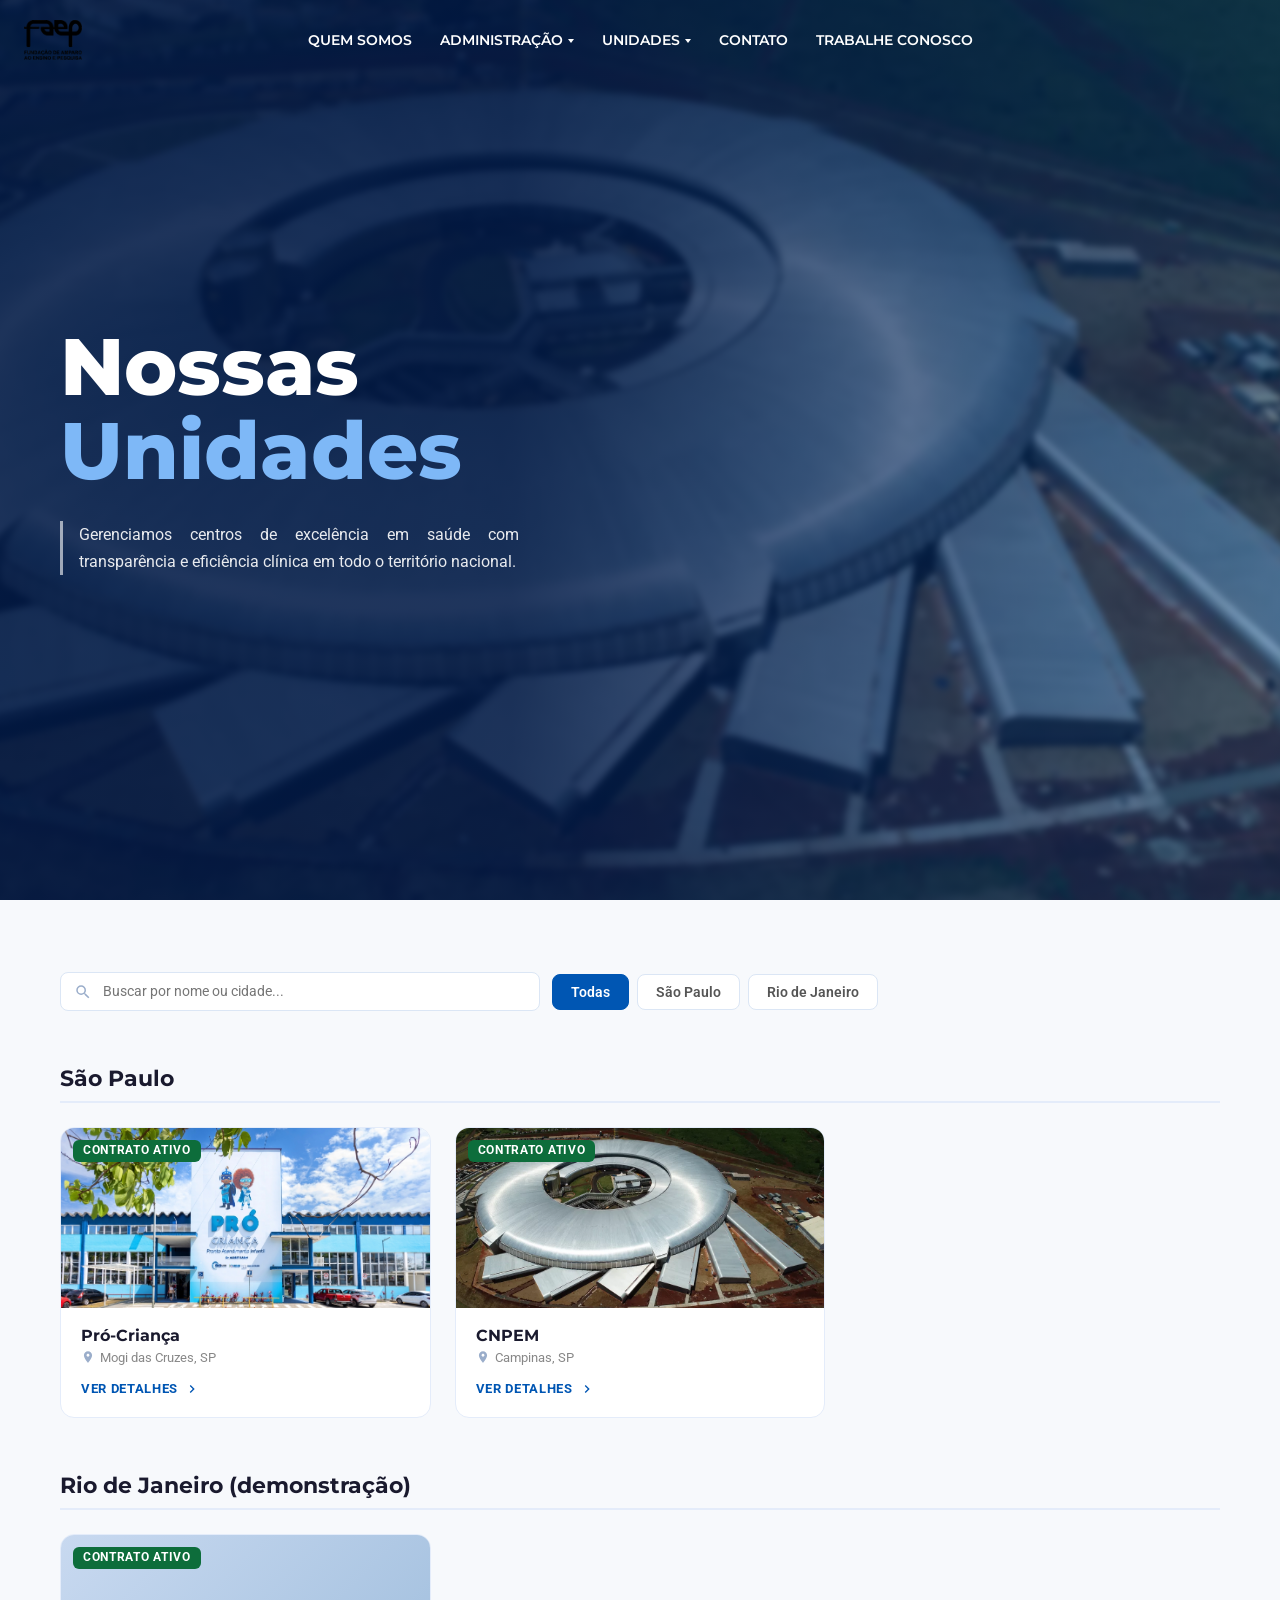
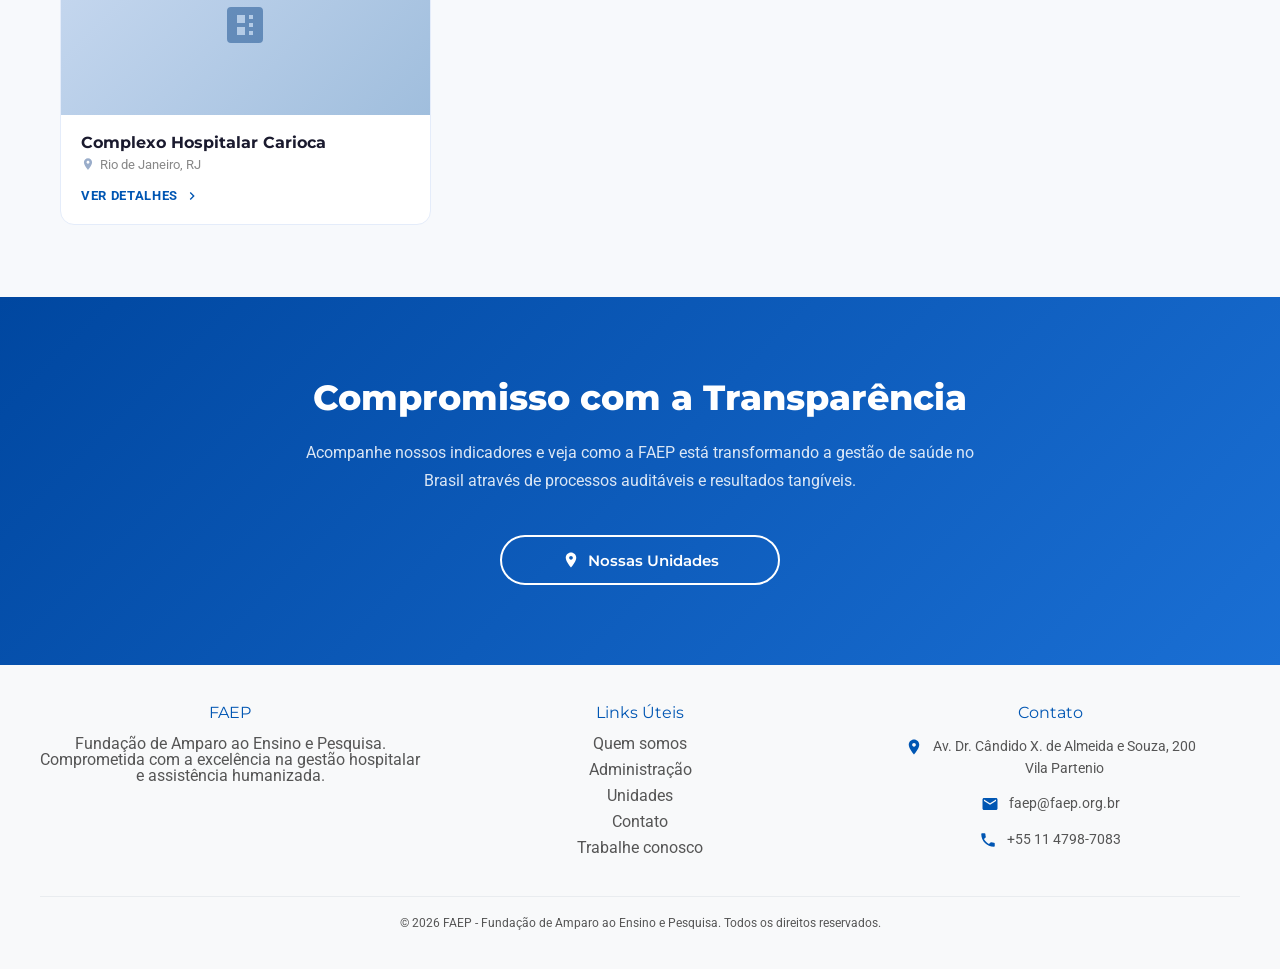
<file: pages/unidades.html>
<!DOCTYPE html>
<html lang="pt-BR">
<head>
    <meta charset="UTF-8">
    <meta name="viewport" content="width=device-width, initial-scale=1.0">
    <meta name="description" content="Conheça as unidades de saúde gerenciadas pela FAEP em todo o Brasil, com excelência clínica e transparência na gestão hospitalar.">

    <link rel="preconnect" href="https://fonts.googleapis.com">
    <link rel="preconnect" href="https://fonts.gstatic.com" crossorigin>

    <!-- Styles -->
    <link rel="stylesheet" href="../css/reset.css">
    <link rel="stylesheet" href="../css/global.css">
    <link rel="stylesheet" href="../css/components/header.css">
    <link rel="stylesheet" href="../css/components/footer.css">
    <link rel="stylesheet" href="../css/components/commitment.css">
    <link rel="stylesheet" href="../css/unidades_css/unidades.css">
    <link rel="stylesheet" href="../css/unidades_css/unidades-media.css">

    <title>FAEP - Nossas Unidades</title>
</head>
<body class="body">
    <header class="header">
        <a href="../index.html" class="header__logo-link">
            <img src="../assets/images/logo_faep/logofaep.png" alt="Logo FAEP" class="header__logo" width="284" height="195">
        </a>

        <button class="header__hamburger" aria-label="Abrir menu" aria-expanded="false">
            <span></span>
            <span></span>
            <span></span>
        </button>

        <nav class="header__nav">
            <ul class="header__nav-list">
                <li class="header__nav-item"><a href="./quem-somos.html" class="header__nav-link">QUEM SOMOS</a></li>
                <li class="header__nav-item header__nav-item--has-dropdown">
                    <a href="./administracao.html" class="header__nav-link">ADMINISTRAÇÃO</a>
                    <button class="header__dropdown-toggle" aria-expanded="false" aria-label="Submenu de administração">
                        <svg class="header__dropdown-chevron" xmlns="http://www.w3.org/2000/svg" viewBox="0 0 24 24" fill="currentColor" width="14" height="14"><path d="M7.41 8.59 12 13.17l4.59-4.58L18 10l-6 6-6-6z"/></svg>
                    </button>
                    <ul class="header__dropdown">
                        <li><a href="./administracao.html#conselho-curador" class="header__dropdown-link">Conselho Curador</a></li>
                        <li><a href="./administracao.html#diretoria" class="header__dropdown-link">Diretoria</a></li>
                        <li><a href="./administracao.html#conselho-fiscal" class="header__dropdown-link">Conselho Fiscal</a></li>
                        <li><a href="./administracao.html#organograma" class="header__dropdown-link">Organograma</a></li>
                        <li><a href="./administracao.html#estatuto" class="header__dropdown-link">Estatuto Social</a></li>
                        <li><a href="./administracao.html#documentacoes" class="header__dropdown-link">Documentações</a></li>
                    </ul>
                </li>
                <li class="header__nav-item header__nav-item--has-dropdown">
                    <a href="./unidades.html" class="header__nav-link header__nav-link--active">UNIDADES</a>
                    <button class="header__dropdown-toggle" aria-expanded="false" aria-label="Submenu de unidades">
                        <svg class="header__dropdown-chevron" xmlns="http://www.w3.org/2000/svg" viewBox="0 0 24 24" fill="currentColor" width="14" height="14"><path d="M7.41 8.59 12 13.17l4.59-4.58L18 10l-6 6-6-6z"/></svg>
                    </button>
                    <ul class="header__dropdown">
                        <li><a href="./unidades.html#sao-paulo" class="header__dropdown-link">São Paulo</a></li>
                        <li><a href="./unidades.html#rio-de-janeiro" class="header__dropdown-link">Rio de Janeiro</a></li>
                    </ul>
                </li>
                <li class="header__nav-item"><a href="./contato.html" class="header__nav-link">CONTATO</a></li>
                <li class="header__nav-item"><a href="./trabalhe-conosco.html" class="header__nav-link">TRABALHE CONOSCO</a></li>
            </ul>
        </nav>
    </header>

    <main class="un-main">
        <section class="un-hero">
            <div class="un-hero__content">
                <h1 class="un-hero__title">
                    <span class="un-hero__title-line1">Nossas</span>
                    <span class="un-hero__title-line2">Unidades</span>
                </h1>
                <p class="un-hero__subtitle">Gerenciamos centros de excelência em saúde com transparência e eficiência clínica em todo o território nacional.</p>
            </div>
        </section>

    <section class="un-list">
        <div class="un-list__toolbar">
            <div class="un-list__search-wrap">
                <svg class="un-list__search-icon" xmlns="http://www.w3.org/2000/svg" viewBox="0 0 24 24" fill="currentColor" width="18" height="18"><path d="M15.5 14h-.79l-.28-.27A6.47 6.47 0 0 0 16 9.5 6.5 6.5 0 1 0 9.5 16c1.61 0 3.09-.59 4.23-1.57l.27.28v.79l5 4.99L20.49 19l-4.99-5zm-6 0C7.01 14 5 11.99 5 9.5S7.01 5 9.5 5 14 7.01 14 9.5 11.99 14 9.5 14z"/></svg>
                <input type="text" id="un-search" class="un-list__search" placeholder="Buscar por nome ou cidade...">
            </div>
            <div class="un-list__filters" role="group" aria-label="Filtrar por estado">
                <button class="un-list__filter-btn un-list__filter-btn--active" data-filter="todas">Todas</button>
                <button class="un-list__filter-btn" data-filter="sp">São Paulo</button>
                <button class="un-list__filter-btn" data-filter="rj">Rio de Janeiro</button>
            </div>
        </div>

        <!-- São Paulo -->
        <div class="un-group" data-state="sp" id="sao-paulo">
            <h2 class="un-group__title">São Paulo</h2>
            <div class="un-group__grid">

                <article class="un-card" data-name="Pró-Criança" data-city="Mogi das Cruzes">
                    <div class="un-card__image-wrap">
                        <img src="../assets/images/unidades/pro-crianca.jpg" alt="Pró-Criança" class="un-card__image" width="847" height="491" loading="lazy">
                        <span class="un-card__badge un-card__badge--ativo">CONTRATO ATIVO</span>
                    </div>
                    <div class="un-card__body">
                        <h3 class="un-card__name">Pró-Criança</h3>
                        <p class="un-card__location">
                            <svg xmlns="http://www.w3.org/2000/svg" viewBox="0 0 24 24" fill="currentColor" width="14" height="14"><path d="M12 2C8.13 2 5 5.13 5 9c0 5.25 7 13 7 13s7-7.75 7-13c0-3.87-3.13-7-7-7zm0 9.5c-1.38 0-2.5-1.12-2.5-2.5s1.12-2.5 2.5-2.5 2.5 1.12 2.5 2.5-1.12 2.5-2.5 2.5z"/></svg>
                            Mogi das Cruzes, SP
                        </p>
                        <a href="./procriana.html" class="un-card__link">
                            Ver Detalhes
                            <svg xmlns="http://www.w3.org/2000/svg" viewBox="0 0 24 24" fill="currentColor" width="16" height="16"><path d="M8.59 16.59L13.17 12 8.59 7.41 10 6l6 6-6 6z"/></svg>
                        </a>
                    </div>
                </article>

                <article class="un-card" data-name="Centro Nacional de Pesquisa em Energia e Materiais" data-city="Campinas">
                    <div class="un-card__image-wrap">
                        <div class="un-card__image-placeholder">
                            <img src="../assets/images/unidades/un-cnpem.png" alt="CNPEM" class="un-card__image" width="1008" height="567" loading="lazy">
                        </div>
                        <span class="un-card__badge un-card__badge--ativo">CONTRATO ATIVO</span>
                    </div>
                    <div class="un-card__body">
                        <h3 class="un-card__name">CNPEM</h3>
                        <p class="un-card__location">
                            <svg xmlns="http://www.w3.org/2000/svg" viewBox="0 0 24 24" fill="currentColor" width="14" height="14"><path d="M12 2C8.13 2 5 5.13 5 9c0 5.25 7 13 7 13s7-7.75 7-13c0-3.87-3.13-7-7-7zm0 9.5c-1.38 0-2.5-1.12-2.5-2.5s1.12-2.5 2.5-2.5 2.5 1.12 2.5 2.5-1.12 2.5-2.5 2.5z"/></svg>
                            Campinas, SP
                        </p>
                        <a href="#" class="un-card__link">
                            Ver Detalhes
                            <svg xmlns="http://www.w3.org/2000/svg" viewBox="0 0 24 24" fill="currentColor" width="16" height="16"><path d="M8.59 16.59L13.17 12 8.59 7.41 10 6l6 6-6 6z"/></svg>
                        </a>
                    </div>
                </article>

            </div>
        </div>

        <!-- Rio de Janeiro -->
        <div class="un-group" data-state="rj" id="rio-de-janeiro">
            <h2 class="un-group__title">Rio de Janeiro (demonstração)</h2>
            <div class="un-group__grid">

                <article class="un-card" data-name="Complexo Hospitalar Carioca" data-city="Rio de Janeiro">
                    <div class="un-card__image-wrap">
                        <div class="un-card__image-placeholder">
                            <svg xmlns="http://www.w3.org/2000/svg" viewBox="0 0 24 24" fill="currentColor" width="48" height="48"><path d="M19 3H5a2 2 0 0 0-2 2v14a2 2 0 0 0 2 2h14a2 2 0 0 0 2-2V5a2 2 0 0 0-2-2zm-7 14H8v-4h4v4zm0-6H8V7h4v4zm4 6h-2v-2h2v2zm0-4h-2v-2h2v2zm0-4h-2V7h2v4z"/></svg>
                        </div>
                        <span class="un-card__badge un-card__badge--ativo">CONTRATO ATIVO</span>
                    </div>
                    <div class="un-card__body">
                        <h3 class="un-card__name">Complexo Hospitalar Carioca</h3>
                        <p class="un-card__location">
                            <svg xmlns="http://www.w3.org/2000/svg" viewBox="0 0 24 24" fill="currentColor" width="14" height="14"><path d="M12 2C8.13 2 5 5.13 5 9c0 5.25 7 13 7 13s7-7.75 7-13c0-3.87-3.13-7-7-7zm0 9.5c-1.38 0-2.5-1.12-2.5-2.5s1.12-2.5 2.5-2.5 2.5 1.12 2.5 2.5-1.12 2.5-2.5 2.5z"/></svg>
                            Rio de Janeiro, RJ
                        </p>
                        <a href="#" class="un-card__link">
                            Ver Detalhes
                            <svg xmlns="http://www.w3.org/2000/svg" viewBox="0 0 24 24" fill="currentColor" width="16" height="16"><path d="M8.59 16.59L13.17 12 8.59 7.41 10 6l6 6-6 6z"/></svg>
                        </a>
                    </div>
                </article>

            </div>
        </div>


    </section>

    <section class="commitment">
        <div class="commitment__container">
            <h2 class="commitment__title">Compromisso com a Transparência</h2>
            <p class="commitment__text">Acompanhe nossos indicadores e veja como a FAEP está transformando a gestão de saúde no Brasil através de processos auditáveis e resultados tangíveis.</p>
            <div class="commitment__actions">
                <a href="./unidades.html" class="commitment__btn commitment__btn--outline">
                    <svg xmlns="http://www.w3.org/2000/svg" viewBox="0 0 24 24" fill="currentColor" width="18" height="18"><path d="M12 2C8.13 2 5 5.13 5 9c0 5.25 7 13 7 13s7-7.75 7-13c0-3.87-3.13-7-7-7zm0 9.5c-1.38 0-2.5-1.12-2.5-2.5s1.12-2.5 2.5-2.5 2.5 1.12 2.5 2.5-1.12 2.5-2.5 2.5z"/></svg>
                    Nossas Unidades
                </a>
            </div>
        </div>
    </section>

    </main>

    <footer class="footer">
        <div class="footer__container">
            <div class="footer__column">
                <h3 class="footer__column-title">FAEP</h3>
                <p class="footer__column-text">Fundação de Amparo ao Ensino e Pesquisa. Comprometida com a excelência na gestão hospitalar e assistência humanizada.</p>
            </div>

            <div class="footer__column">
                <h3 class="footer__column-title">Links Úteis</h3>
                <ul class="footer__nav">
                    <li class="footer__nav-item"><a href="./quem-somos.html" class="footer__nav-link">Quem somos</a></li>
                    <li class="footer__nav-item"><a href="./administracao.html" class="footer__nav-link">Administração</a></li>
                    <li class="footer__nav-item"><a href="./unidades.html" class="footer__nav-link">Unidades</a></li>
                    <li class="footer__nav-item"><a href="./contato.html" class="footer__nav-link">Contato</a></li>
                    <li class="footer__nav-item"><a href="./trabalhe-conosco.html" class="footer__nav-link">Trabalhe conosco</a></li>
                </ul>
            </div>

            <div class="footer__column">
                <h3 class="footer__column-title">Contato</h3>
                <div class="footer__contact">
                    <a href="https://www.google.com/maps/search/?api=1&query=Av.+Dr.+Cândido+X.+de+Almeida+e+Souza,+200,+Vila+Partenio" target="_blank" class="footer__contact-item">
                        <svg xmlns="http://www.w3.org/2000/svg" viewBox="0 0 24 24" fill="currentColor" width="18" height="18"><path d="M12 2C8.13 2 5 5.13 5 9c0 5.25 7 13 7 13s7-7.75 7-13c0-3.87-3.13-7-7-7zm0 9.5c-1.38 0-2.5-1.12-2.5-2.5s1.12-2.5 2.5-2.5 2.5 1.12 2.5 2.5-1.12 2.5-2.5 2.5z"/></svg>
                        <span>Av. Dr. Cândido X. de Almeida e Souza, 200<br>Vila Partenio</span>
                    </a>
                    <a href="mailto:faep@faep.org.br" class="footer__contact-item">
                        <svg xmlns="http://www.w3.org/2000/svg" viewBox="0 0 24 24" fill="currentColor" width="18" height="18"><path d="M20 4H4c-1.1 0-2 .9-2 2v12c0 1.1.9 2 2 2h16c1.1 0 2-.9 2-2V6c0-1.1-.9-2-2-2zm0 4-8 5-8-5V6l8 5 8-5v2z"/></svg>
                        <span>faep@faep.org.br</span>
                    </a>
                    <a href="tel:+551147987083" class="footer__contact-item">
                        <svg xmlns="http://www.w3.org/2000/svg" viewBox="0 0 24 24" fill="currentColor" width="18" height="18"><path d="M6.62 10.79c1.44 2.83 3.76 5.14 6.59 6.59l2.2-2.2c.27-.27.67-.36 1.02-.24 1.12.37 2.33.57 3.57.57.55 0 1 .45 1 1V20c0 .55-.45 1-1 1-9.39 0-17-7.61-17-17 0-.55.45-1 1-1h3.5c.55 0 1 .45 1 1 0 1.25.2 2.45.57 3.57.11.35.03.74-.25 1.02l-2.2 2.2z"/></svg>
                        <span>+55 11 4798-7083</span>
                    </a>
                </div>
            </div>
        </div>
        <div class="footer__bottom">
            <p>© 2026 FAEP - Fundação de Amparo ao Ensino e Pesquisa. Todos os direitos reservados.</p>
        </div>
    </footer>

    <script>
        const hamburger = document.querySelector('.header__hamburger');
        const nav = document.querySelector('.header__nav');
        const header = document.querySelector('.header');

        hamburger.addEventListener('click', () => {
            const isOpen = nav.classList.toggle('header__nav--open');
            hamburger.classList.toggle('header__hamburger--open', isOpen);
            hamburger.setAttribute('aria-expanded', isOpen);
            if (!isOpen) {
                document.querySelectorAll('.header__nav-item--dropdown-open').forEach(item => {
                    item.classList.remove('header__nav-item--dropdown-open');
                    const t = item.querySelector('.header__dropdown-toggle');
                    if (t) t.setAttribute('aria-expanded', 'false');
                });
            }
        });

        document.addEventListener('click', (e) => {
            if (!e.target.closest('.header')) {
                nav.classList.remove('header__nav--open');
                hamburger.classList.remove('header__hamburger--open');
                hamburger.setAttribute('aria-expanded', 'false');
                document.querySelectorAll('.header__nav-item--dropdown-open').forEach(item => {
                    item.classList.remove('header__nav-item--dropdown-open');
                    const t = item.querySelector('.header__dropdown-toggle');
                    if (t) t.setAttribute('aria-expanded', 'false');
                });
            }
        });

        window.addEventListener('scroll', () => {
            header.classList.toggle('header--scrolled', window.scrollY > 60);
        });

        document.querySelectorAll('.header__dropdown-toggle').forEach(toggle => {
            toggle.addEventListener('click', e => {
                e.stopPropagation();
                const item = toggle.closest('.header__nav-item--has-dropdown');
                const isOpen = item.classList.toggle('header__nav-item--dropdown-open');
                toggle.setAttribute('aria-expanded', isOpen);
            });
        });

        // Filtros por estado
        const filterBtns = document.querySelectorAll('.un-list__filter-btn');
        const groups = document.querySelectorAll('.un-group');

        filterBtns.forEach(btn => {
            btn.addEventListener('click', () => {
                filterBtns.forEach(b => b.classList.remove('un-list__filter-btn--active'));
                btn.classList.add('un-list__filter-btn--active');

                const filter = btn.dataset.filter;
                groups.forEach(group => {
                    if (filter === 'todas' || group.dataset.state === filter) {
                        group.classList.remove('un-group--hidden');
                    } else {
                        group.classList.add('un-group--hidden');
                    }
                });

                applySearch();
            });
        });

        // Busca por nome ou cidade
        const searchInput = document.getElementById('un-search');

        function applySearch() {
            const term = searchInput.value.toLowerCase().trim();
            groups.forEach(group => {
                if (group.classList.contains('un-group--hidden')) return;
                const cards = group.querySelectorAll('.un-card');
                let anyVisible = false;
                cards.forEach(card => {
                    const name = card.dataset.name.toLowerCase();
                    const city = card.dataset.city.toLowerCase();
                    const matches = !term || name.includes(term) || city.includes(term);
                    card.classList.toggle('un-card--hidden', !matches);
                    if (matches) anyVisible = true;
                });
                group.style.display = anyVisible ? '' : 'none';
            });
        }

        searchInput.addEventListener('input', applySearch);
    </script>

    <div vw class="enabled">
        <div vw-access-button class="active"></div>
        <div vw-plugin-wrapper>
            <div class="vw-plugin-top-wrapper"></div>
        </div>
    </div>
    <script src="https://vlibras.gov.br/app/vlibras-plugin.js"></script>
    <script>new window.VLibras.Widget('https://vlibras.gov.br/app');</script>
</body>
</html>
</file>
<file: css/global.css>
@import url('https://fonts.googleapis.com/css2?family=Montserrat:wght@300;400;600;700&family=Roboto:wght@400;700&display=swap');

:root {
    /* ── Brand Blues ── */
    --color-primary: #0056b3;
    --color-primary-dark: #004494;
    --color-primary-navy: #001946;
    --color-heading-dark: #1a1a2e;
    --color-dark-section: #1e2635;

    /* ── Gradients & Overlays ── */
    --color-gradient-start: #0047a0;
    --color-gradient-end: #1a6fd4;
    --color-overlay-hero-dark: rgba(0, 25, 70, 0.88);
    --color-overlay-hero-light: rgba(0, 60, 130, 0.45);
    --color-overlay-tc-dark: rgba(0, 20, 60, 0.92);
    --color-overlay-tc-light: rgba(0, 60, 130, 0.50);
    --color-shadow-card: rgba(0, 0, 0, 0.08);
    --color-shadow-blue: rgba(0, 60, 130, 0.12);
    --color-shadow-form: rgba(0, 40, 100, 0.10);
    --color-focus-ring: rgba(0, 86, 179, 0.12);
    --color-white-10: rgba(255, 255, 255, 0.10);
    --color-white-20: rgba(255, 255, 255, 0.20);
    --color-white-50: rgba(255, 255, 255, 0.50);
    --color-white-60: rgba(255, 255, 255, 0.60);
    --color-white-70: rgba(255, 255, 255, 0.70);
    --color-white-80: rgba(255, 255, 255, 0.80);
    --color-white-85: rgba(255, 255, 255, 0.85);
    --color-white-90: rgba(255, 255, 255, 0.90);

    /* ── Accent ── */
    --color-accent-blue: #7eb8f7;
    --color-accent-gold: #d4a017;

    /* ── Green / Success ── */
    --color-green: #22c55e;
    --color-green-dark: #16a34a;
    --color-green-darker: #15803d;
    --color-green-bg: #dcfce7;
    --color-green-border: #bbf7d0;
    --color-badge-published-bg: #e6f4ea;
    --color-badge-published-text: #1a6630;

    /* ── Surfaces / Backgrounds ── */
    --color-surface: #f8f9fa;
    --color-surface-page: #f7f9fc;
    --color-surface-form: #f0f4fa;
    --color-surface-blue: #f0f7ff;
    --color-surface-blue-light: #f5f8ff;
    --color-surface-row: #f8faff;
    --color-surface-input: #f8fafc;
    --color-surface-locked: #f5f5f5;

    /* ── Borders ── */
    --color-border: #e9ecef;
    --color-border-blue: #e4ecfa;
    --color-border-blue-mid: #dbe6f5;
    --color-border-input: #d1d9e6;
    --color-border-blue-light: #d0dff5;
    --color-border-sidebar: #c8ddf7;

    /* ── Icon Backgrounds & Decorative ── */
    --color-icon-bg: #e8f0fe;
    --color-icon-bg-alt: #dbeafe;
    --color-icon-muted: #9aadca;
    --color-icon-sidebar: #aab6c8;
    --color-icon-locked: #c0c8d8;

    /* ── Text Colors ── */
    --color-text-body: #212529;
    --color-text-secondary: #6c757d;
    --color-text-input: #1f2937;
    --color-text-label: #374151;
    --color-text-dark: #333;
    --color-text-mid: #555;
    --color-text-muted: #666;
    --color-text-lighter: #777;
    --color-text-faint: #888;
    --color-text-disabled: #aaa;
    --color-text-disabled-light: #bbb;
    --color-text-placeholder: #a0aec0;

    /* ── Badge Colors ── */
    --color-badge-hospital-bg: #dbeafe;
    --color-badge-hospital-text: #1d4ed8;
    --color-badge-upa-bg: #fce7f3;
    --color-badge-upa-text: #9d174d;
    --color-badge-admin-bg: #d1fae5;
    --color-badge-admin-text: #065f46;
    --color-badge-amb-bg: #fef3c7;
    --color-badge-amb-text: #92400e;
    --color-badge-review-bg: #fff8e1;
    --color-badge-review-text: #b07d00;
    --color-badge-review-red-bg: #fce8e8;
    --color-badge-review-red-text: #c0392b;

    /* ── Legacy aliases (mantém compatibilidade com o CSS existente) ── */
    --primary-color: var(--color-primary);
    --secondary-color: var(--color-text-secondary);
    --background-color: var(--color-surface);
    --text-color: var(--color-text-body);
    --white: #ffffff;
    --border-color: var(--color-border);

    /* ── Tipografia ── */
    --font-primary: "Montserrat", sans-serif;
    --font-secondary: "Roboto", sans-serif;
}

html {
    scroll-padding-top: 90px;
}
</file>
<file: css/components/header.css>
/* ── Header ── */
.header {
    position: fixed;
    top: 0;
    left: 0;
    right: 0;
    display: flex;
    justify-content: space-between;
    align-items: center;
    padding: 20px 24px;
    background-color: transparent;
    transition: background-color 0.4s ease, box-shadow 0.4s ease;
    z-index: 100;
}

.header--scrolled {
    background-color: var(--white);
    box-shadow: 0 2px 8px var(--color-shadow-card);
}

.header--no-hero {
    background-color: var(--white);
    box-shadow: 0 2px 8px var(--color-shadow-card);
}

.header__logo {
    height: 40px;
    width: auto;
}

/* ── Hamburger ── */
.header__hamburger {
    display: flex;
    flex-direction: column;
    justify-content: center;
    gap: 5px;
    background: none;
    border: none;
    cursor: pointer;
    padding: 4px;
    width: 36px;
    height: 36px;
    border-radius: 6px;
    transition: background-color 0.3s ease;
}

.header__hamburger:hover {
    background-color: var(--color-white-20);
}

.header--scrolled .header__hamburger:hover {
    background-color: var(--color-primary);
}

.header--scrolled .header__hamburger:hover span {
    background-color: var(--white);
}

.header__hamburger span {
    display: block;
    width: 24px;
    height: 2px;
    background-color: var(--white);
    border-radius: 2px;
    transition: transform 0.3s ease, opacity 0.3s ease, background-color 0.4s ease;
    transform-origin: center;
}

.header--scrolled .header__hamburger span {
    background-color: var(--color-text-body);
}

.header__hamburger--open span:nth-child(1) {
    transform: translateY(7px) rotate(45deg);
}

.header__hamburger--open span:nth-child(2) {
    opacity: 0;
}

.header__hamburger--open span:nth-child(3) {
    transform: translateY(-7px) rotate(-45deg);
}

/* ── Nav mobile ── */
.header__nav {
    display: none;
    position: absolute;
    top: 100%;
    left: 0;
    right: 0;
    background-color: var(--white);
    box-shadow: 0 4px 12px var(--color-shadow-card);
    z-index: 99;
}

.header__nav--open {
    max-height: calc(100dvh - 80px);
    overflow-y: auto;
}

.header__nav--open {
    display: block;
}

.header__nav-list {
    display: flex;
    flex-direction: column;
    padding: 12px 0;
}

.header__nav-item {
    border-bottom: 1px solid var(--color-surface-blue-light);
    text-align: center;
}

.header__nav-item:last-child {
    border-bottom: none;
}

.header__nav-link {
    display: block;
    padding: 14px 24px;
    text-decoration: none;
    color: var(--color-text-body);
    font-family: var(--font-primary);
    font-weight: 600;
    font-size: 0.9rem;
    transition: color 0.2s, background-color 0.2s;
}

.header__nav-link:hover {
    color: var(--color-primary);
    background-color: var(--color-surface-blue-light);
}

.header__nav-link--active {
    color: var(--color-primary);
}

/* ── Dropdown (mobile) ── */
.header__nav-item--has-dropdown {
    display: flex;
    flex-wrap: wrap;
    align-items: stretch;
}

.header__nav-item--has-dropdown .header__nav-link {
    flex: 1;
}

.header__dropdown-toggle {
    display: flex;
    align-items: center;
    justify-content: center;
    background: none;
    border: none;
    border-left: 1px solid var(--color-surface-blue-light);
    cursor: pointer;
    padding: 0 16px;
    color: var(--color-text-body);
    transition: background-color 0.2s, color 0.2s;
}

.header__dropdown-toggle:hover {
    background-color: var(--color-surface-blue-light);
    color: var(--color-primary);
}

.header__dropdown-chevron {
    display: block;
    transition: transform 0.25s ease;
}

.header__nav-item--dropdown-open .header__dropdown-chevron {
    transform: rotate(180deg);
}

.header__dropdown {
    display: none;
    flex-basis: 100%;
    list-style: none;
    padding: 4px 0;
    margin: 0;
    background-color: var(--color-surface-blue-light);
    border-top: 1px solid var(--color-border);
}

.header__nav-item--dropdown-open .header__dropdown {
    display: block;
}

.header__dropdown-link {
    display: block;
    padding: 10px 16px 10px 36px;
    text-decoration: none;
    color: var(--color-text-body);
    font-family: var(--font-primary);
    font-weight: 500;
    font-size: 0.82rem;
    transition: color 0.2s, background-color 0.2s;
}

.header__dropdown-link:hover {
    color: var(--color-primary);
    background-color: var(--color-surface-blue);
}

/* ── Desktop (>= 1024px) ── */
@media (min-width: 1024px) {
    .header {
        display: grid;
        grid-template-columns: 1fr auto 1fr;
        align-items: center;
    }

    .header__logo-link {
        justify-self: start;
    }

    .header__hamburger {
        display: none;
    }

    .header__nav {
        position: static;
        transform: none;
        display: block;
        background: none;
        box-shadow: none;
    }

    .header__nav-list {
        flex-direction: row;
        gap: 28px;
        padding: 0;
    }

    .header__nav-item {
        border-bottom: none;
        text-align: left;
    }

    .header__nav-link {
        padding: 4px 0;
        color: var(--white);
        white-space: nowrap;
        border-bottom: 2px solid transparent;
        transition: color 0.3s, border-bottom-color 0.3s, background-color 0.3s;
    }

    .header__nav-link:hover {
        color: var(--white);
        background-color: transparent;
        border-bottom-color: var(--white);
    }

    .header--scrolled .header__nav-link,
    .header--no-hero .header__nav-link {
        color: var(--color-text-body);
    }

    .header--scrolled .header__nav-link:hover,
    .header--no-hero .header__nav-link:hover {
        color: var(--color-primary);
        border-bottom-color: var(--color-primary);
    }

    .header--scrolled .header__nav-link--active,
    .header--no-hero .header__nav-link--active {
        color: var(--color-primary);
    }

    .header--no-hero .header__hamburger span {
        background-color: var(--color-text-body);
    }

    .header--no-hero .header__hamburger:hover {
        background-color: var(--color-primary);
    }

    .header--no-hero .header__hamburger:hover span {
        background-color: var(--white);
    }

    /* ── Dropdown (desktop) ── */
    .header__dropdown-toggle {
        display: none;
    }

    .header__nav-item--has-dropdown {
        display: block;
        position: relative;
    }

    .header__nav-item--has-dropdown > .header__nav-link::after {
        content: '';
        display: inline-block;
        margin-left: 5px;
        width: 0;
        height: 0;
        border-left: 3px solid transparent;
        border-right: 3px solid transparent;
        border-top: 4px solid currentColor;
        vertical-align: middle;
        transition: transform 0.2s ease;
    }

    .header__nav-item--has-dropdown:hover > .header__nav-link::after {
        transform: rotate(180deg);
    }

    .header__dropdown {
        display: block;
        position: absolute;
        top: calc(100% + 14px);
        left: 50%;
        transform: translateX(-50%) translateY(-4px);
        background: var(--white);
        box-shadow: 0 8px 24px rgba(0, 30, 80, 0.14);
        border-radius: 10px;
        padding: 8px 0;
        min-width: 200px;
        z-index: 200;
        list-style: none;
        opacity: 0;
        visibility: hidden;
        pointer-events: none;
        transition: opacity 0.18s ease 0.15s, transform 0.18s ease 0.15s, visibility 0.18s 0.15s;
    }

    /* Ponte invisível que cobre o gap entre o item e o dropdown */
    .header__dropdown::after {
        content: '';
        position: absolute;
        top: -14px;
        left: -10px;
        right: -10px;
        height: 14px;
    }

    .header__dropdown::before {
        content: '';
        position: absolute;
        top: -5px;
        left: 50%;
        transform: translateX(-50%);
        border-left: 5px solid transparent;
        border-right: 5px solid transparent;
        border-bottom: 5px solid var(--white);
        filter: drop-shadow(0 -2px 2px rgba(0, 30, 80, 0.06));
    }

    .header__nav-item--has-dropdown:hover .header__dropdown {
        opacity: 1;
        visibility: visible;
        pointer-events: auto;
        transform: translateX(-50%) translateY(0);
        transition: opacity 0.18s ease, transform 0.18s ease, visibility 0.18s;
    }

    .header__dropdown-link {
        display: block;
        padding: 9px 20px;
        text-decoration: none;
        color: var(--color-text-body);
        font-family: var(--font-primary);
        font-weight: 500;
        font-size: 0.82rem;
        white-space: nowrap;
        transition: color 0.2s, background-color 0.2s;
    }

    .header__dropdown-link:hover {
        color: var(--color-primary);
        background-color: var(--color-surface-blue-light);
    }

    .header--scrolled .header__dropdown-link:hover,
    .header--no-hero .header__dropdown-link:hover {
        color: var(--color-primary);
        background-color: var(--color-surface-blue-light);
    }
}
</file>
<file: css/components/footer.css>
/* ── Footer ── */
.footer {
    background-color: var(--color-surface);
    padding: 40px;
    color: var(--color-text-mid);
}

.footer__container {
    display: flex;
    flex-direction: column;
    gap: 30px;
    text-align: center;
}

@media (min-width: 768px) {
    .footer__container {
        flex-direction: row;
    }
}

.footer__column {
    flex: 1;
    display: flex;
    flex-direction: column;
    align-items: center;
}

.footer__column-title {
    color: var(--color-primary);
    font-family: var(--font-primary);
    margin-bottom: 15px;
}

.footer__column-text {
    color: var(--color-text-mid);
    font-family: var(--font-secondary);
}

.footer__nav {
    list-style: none;
    padding: 0;
}

.footer__nav-item {
    margin-bottom: 10px;
}

.footer__nav-link {
    text-decoration: none;
    color: var(--color-text-mid);
    font-family: var(--font-secondary);
}

.footer__contact {
    display: flex;
    flex-direction: column;
    align-items: center;
    gap: 14px;
}

.footer__contact-item {
    display: flex;
    align-items: flex-start;
    gap: 10px;
    text-decoration: none;
    color: var(--color-text-mid);
    font-family: var(--font-secondary);
    font-size: 0.9rem;
    line-height: 1.5;
    transition: color 0.2s;
}

.footer__contact-item:hover {
    color: var(--color-primary);
}

.footer__contact-item svg {
    flex-shrink: 0;
    margin-top: 2px;
    color: var(--color-primary);
}

.footer__bottom {
    text-align: center;
    margin-top: 30px;
    padding-top: 20px;
    border-top: 1px solid var(--color-border);
    font-size: 12px;
    font-family: var(--font-secondary);
}
</file>
<file: css/components/commitment.css>
.commitment {
    background: linear-gradient(135deg, var(--color-gradient-start), var(--color-gradient-end));
    padding: 80px 40px;
    text-align: center;
}

.commitment__container {
    max-width: 680px;
    margin: 0 auto;
}

.commitment__title {
    font-family: var(--font-primary);
    font-size: 2.2rem;
    font-weight: 800;
    color: var(--white);
    margin-bottom: 20px;
    line-height: 1.2;
}

.commitment__text {
    font-family: var(--font-secondary);
    font-size: 1rem;
    color: var(--color-white-85);
    line-height: 1.75;
    margin-bottom: 40px;
}

.commitment__actions {
    display: flex;
    justify-content: center;
    gap: 16px;
    flex-wrap: wrap;
}

.commitment__btn {
    display: inline-flex;
    align-items: center;
    justify-content: center;
    gap: 8px;
    padding: 14px 28px;
    min-width: 220px;
    border-radius: 50px;
    border: 2px solid var(--white);
    background-color: transparent;
    color: var(--white);
    font-family: var(--font-primary);
    font-weight: 600;
    font-size: 0.95rem;
    text-decoration: none;
    transition: background-color 0.3s ease, color 0.3s ease, transform 0.3s ease;
}

.commitment__btn:hover {
    background-color: var(--white);
    color: var(--color-primary);
    transform: scale(1.05);
}
</file>
<file: css/index_css/index.css>
/* ── Hero Section ── */
.hero {
    position: relative;
    overflow: hidden;
    height: 100vh;
    display: flex;
    align-items: center;
}

.hero::before {
    content: '';
    position: absolute;
    inset: -20px;
    background-image: url('../../assets/images/background/umc.png');
    background-size: cover;
    background-position: center;
    filter: blur(3px);
    z-index: 0;
}

.hero::after {
    content: '';
    position: absolute;
    inset: 0;
    background: linear-gradient(to right, var(--color-overlay-hero-dark) 40%, var(--color-overlay-hero-light));
    z-index: 1;
}

.hero__content {
    position: relative;
    z-index: 2;
    padding: 0 60px;
    max-width: 620px;
}

.hero__title {
    display: flex;
    flex-direction: column;
    font-family: var(--font-primary);
    font-weight: 800;
    font-size: 5rem;
    line-height: 1.05;
    margin-bottom: 28px;
}

.hero__title-line1 {
    color: var(--white);
}

.hero__title-line2 {
    color: var(--color-accent-blue);
}

.hero__subtitle {
    font-family: var(--font-secondary);
    font-size: 1rem;
    color: var(--color-white-90);
    line-height: 1.7;
    border-left: 3px solid var(--color-white-60);
    padding-left: 16px;
    max-width: 440px;
    margin-bottom: 36px;
}

.hero__cta {
    text-decoration: none;
    color: var(--white);
    background-color: var(--color-primary);
    padding: 15px 30px;
    border-radius: 5px;
    font-family: var(--font-primary);
    font-weight: 600;
    transition: background-color 0.3s;
    width: fit-content;
}

.hero__cta:hover {
    background-color: var(--color-primary-dark);
}


/* ── About Section ── */
.about {
    padding: 60px 20px;
    background-color: var(--color-surface);
}

.about__container {
    display: flex;
    flex-direction: column;
    gap: 30px;
}

.about__card {
    background-color: var(--white);
    padding: 30px;
    border-radius: 8px;
    box-shadow: 0 4px 15px var(--color-shadow-card);
    transition: transform 0.3s ease-in-out, background-color 0.3s ease-in-out, color 0.3s ease-in-out;
}

.about__card-title {
    font-size: 1.5rem;
    font-family: var(--font-primary);
    color: var(--color-primary);
    margin-bottom: 15px;
}

.about__card-text {
    font-family: var(--font-secondary);
}

.about__values-list {
    list-style: none;
    padding: 0;
}

.about__values-item {
    font-family: var(--font-secondary);
    margin-bottom: 10px;
    padding-left: 25px;
    position: relative;
}

.about__values-item::before {
    content: '';
    position: absolute;
    left: 0;
    top: 50%;
    transform: translateY(-50%);
    width: 16px;
    height: 16px;
    background-image: url("data:image/svg+xml,%3Csvg xmlns='http://www.w3.org/2000/svg' viewBox='0 0 24 24' fill='%2322c55e'%3E%3Cpath d='M9 16.17L4.83 12l-1.42 1.41L9 19 21 7l-1.41-1.41z'/%3E%3C/svg%3E");
    background-size: contain;
    background-repeat: no-repeat;
}

.about__card:hover {
    transform: scale(1.04);
    background-color: var(--color-primary-dark);
    color: var(--white);
}

.about__card:hover .about__card-title,
.about__card:hover .about__card-text,
.about__card:hover .about__values-item {
    color: var(--white);
}

.about__card:hover .about__values-item::before {
    color: var(--white);
}


/* ── Transparency Section (legado, não usado no HTML) ── */
.transparency {
    background: linear-gradient(to right, var(--color-gradient-start), var(--color-gradient-end));
    color: var(--white);
    padding: 40px 50px;
    border-radius: 20px;
    margin: 40px 20px;
}

.transparency__container {
    display: flex;
    flex-direction: column;
    align-items: center;
    text-align: center;
    gap: 24px;
}

.transparency__content {
    flex: 1;
}

.transparency__title {
    font-size: 1.6rem;
    font-family: var(--font-primary);
    font-weight: 700;
    margin-bottom: 10px;
    color: var(--white);
}

.transparency__text {
    font-family: var(--font-secondary);
    line-height: 1.6;
    color: var(--color-white-85);
    max-width: 480px;
}

.transparency__link {
    text-decoration: none;
    color: var(--color-primary);
    background-color: var(--white);
    padding: 14px 30px;
    border-radius: 8px;
    font-family: var(--font-primary);
    font-weight: 600;
    white-space: nowrap;
    width: fit-content;
    transition: background-color 0.3s, color 0.3s;
}

.transparency__link:hover {
    background-color: #f0f0f0;
}
</file>
<file: css/index_css/index-media.css>
/* --- Media Queries --- Mobile First --- */

/* Tablet (>= 768px) */
@media (min-width: 768px) {
    .about__container {
        flex-direction: row;
        flex-wrap: wrap;
        justify-content: center;
    }

    .about__card {
        width: calc(50% - 15px);
    }

    .transparency__container {
        flex-direction: row;
        align-items: center;
        justify-content: space-between;
        text-align: left;
        gap: 40px;
    }
}

/* Desktop (>= 1024px) */
@media (min-width: 1024px) {

    /* About: 3 cards em linha */
    .about__container {
        flex-wrap: nowrap;
    }

    .about__card {
        flex: 1 1 0;
        width: auto;
    }
}
</file>
<file: css/components/partners.css>
/* ── Partners / Convênios Section ── */
.partners {
    padding: 70px 0;
    background-color: var(--white);
    overflow: hidden;
}

.partners__header {
    text-align: center;
    padding: 0 20px;
    margin-bottom: 48px;
}

.partners__title {
    font-family: var(--font-primary);
    font-size: 1.75rem;
    font-weight: 700;
    color: var(--color-heading-dark);
    margin-bottom: 10px;
}

.partners__subtitle {
    font-family: var(--font-secondary);
    font-size: 1rem;
    color: var(--color-text-secondary);
}

/* ── Fade masks on sides ── */
.partners__track-wrapper {
    position: relative;
    width: 100%;
    overflow: hidden;
}

.partners__track-wrapper::before,
.partners__track-wrapper::after {
    content: '';
    position: absolute;
    top: 0;
    bottom: 0;
    width: 120px;
    z-index: 2;
    pointer-events: none;
}

.partners__track-wrapper::before {
    left: 0;
    background: linear-gradient(to right, var(--white), transparent);
}

.partners__track-wrapper::after {
    right: 0;
    background: linear-gradient(to left, var(--white), transparent);
}

/* ── Scrolling Track ── */
.partners__track {
    display: flex;
    gap: 24px;
    width: max-content;
    animation: partners-scroll 70s linear infinite;
}

.partners__track:hover {
    animation-play-state: paused;
}

@keyframes partners-scroll {
    from { transform: translateX(0); }
    to   { transform: translateX(-50%); }
}

/* ── Individual Card ── */
.partners__card {
    display: flex;
    flex-direction: column;
    align-items: center;
    justify-content: center;
    gap: 10px;
    width: 160px;
    height: 100px;
    padding: 16px 12px;
    border-radius: 10px;
    border: 1px solid var(--color-border);
    background-color: var(--color-surface);
    flex-shrink: 0;
    filter: grayscale(100%) opacity(0.6);
    transition: filter 0.35s ease, transform 0.35s ease, box-shadow 0.35s ease;
    cursor: default;
    user-select: none;
}

.partners__card:hover {
    filter: grayscale(0%) opacity(1);
    transform: translateY(-4px);
    box-shadow: 0 8px 24px var(--color-shadow-blue);
}

.partners__card-abbr {
    font-family: var(--font-primary);
    font-size: 1.1rem;
    font-weight: 700;
    color: var(--color-primary);
    line-height: 1;
}

.partners__card-name {
    font-family: var(--font-secondary);
    font-size: 0.65rem;
    color: var(--color-text-secondary);
    text-align: center;
    line-height: 1.3;
    max-width: 130px;
}

/* ── Responsive ── */
@media (max-width: 600px) {
    .partners__track-wrapper::before,
    .partners__track-wrapper::after {
        width: 60px;
    }
}
</file>
<file: css/administracao_css/administracao.css>
.adm-main {
    flex: 1;
}

.adm-hero {
    position: relative;
    height: 100vh;
    display: flex;
    align-items: center;
    overflow: hidden;
}

.adm-hero::before {
    content: '';
    position: absolute;
    inset: -20px;
    background-image: url('../../assets/images/background/bandeiras-umc.png');
    background-size: cover;
    background-position: center;
    filter: blur(3px);
    z-index: 0;
}

.adm-hero::after {
    content: '';
    position: absolute;
    inset: 0;
    background: linear-gradient(to right, var(--color-overlay-hero-dark) 40%, var(--color-overlay-hero-light));
    z-index: 1;
}

.adm-hero__content {
    position: relative;
    z-index: 2;
    max-width: 620px;
    padding: 0 60px;
}

.adm-hero__title {
    display: flex;
    flex-direction: column;
    font-family: var(--font-primary);
    font-weight: 800;
    font-size: 5rem;
    line-height: 1.05;
    margin-bottom: 28px;
}

.adm-hero__title-line1 {
    color: var(--white);
}

.adm-hero__title-line2 {
    color: var(--color-accent-blue);
}

.adm-hero__subtitle {
    font-family: var(--font-secondary);
    font-size: 1rem;
    color: var(--color-white-90);
    line-height: 1.7;
    border-left: 3px solid var(--color-white-60);
    padding-left: 16px;
    max-width: 440px;
    text-align: justify;
}

.adm-council {
    padding: 72px 60px;
    background-color: var(--white);
}

.adm-council + .adm-council {
    position: relative;
}

.adm-council + .adm-council::before {
    content: '';
    display: block;
    width: 900px;
    height: 3px;
    background-color: var(--color-border-blue);
    position: absolute;
    top: 0;
    left: 50%;
    transform: translateX(-50%);
}

.adm-council__header {
    margin-bottom: 48px;
}

.adm-council__title {
    font-family: var(--font-primary);
    font-size: 1.75rem;
    font-weight: 700;
    color: var(--color-primary);
    margin-bottom: 12px;
}

.adm-council__description {
    font-family: var(--font-secondary);
    font-size: 0.9rem;
    color: var(--color-text-muted);
    text-transform: uppercase;
    letter-spacing: 0.03em;
    line-height: 1.6;
    max-width: 780px;
    border-left: 3px solid var(--color-border-blue-light);
    padding-left: 14px;
}

.adm-council__grid {
    display: flex;
    flex-wrap: wrap;
    gap: 24px;
    justify-content: center;
}

.adm-council__card {
    background-color: var(--white);
    border: 1px solid var(--color-border-blue);
    border-radius: 12px;
    padding: 24px;
    flex: 0 0 calc(33.333% - 16px);
    max-width: 320px;
    min-width: 240px;
    transition: transform 0.25s ease, box-shadow 0.25s ease;
}

.adm-council__card:hover {
    transform: translateY(-4px);
    box-shadow: 0 8px 28px var(--color-shadow-blue);
}

.adm-council__card-top {
    display: flex;
    justify-content: space-between;
    align-items: flex-start;
    margin-bottom: 16px;
}

.adm-council__photo-wrap {
    width: 72px;
    height: 72px;
    border-radius: 10px;
    background-color: var(--color-icon-bg-alt);
    display: flex;
    align-items: center;
    justify-content: center;
    overflow: hidden;
    flex-shrink: 0;
}

.adm-council__photo-wrap img {
    width: 100%;
    height: 100%;
    object-fit: cover;
}

.adm-council__photo-icon {
    width: 40px;
    height: 40px;
    color: var(--color-primary);
    opacity: 0.5;
}

.adm-council__badge {
    width: 36px;
    height: 36px;
    border-radius: 8px;
    background-color: var(--color-primary);
    display: flex;
    align-items: center;
    justify-content: center;
    color: var(--white);
    flex-shrink: 0;
}

.adm-council__badge--president {
    background-color: var(--color-accent-gold);
}

.adm-council__card-body {
    display: flex;
    flex-direction: column;
    gap: 4px;
}

.adm-council__name {
    font-family: var(--font-primary);
    font-size: 1rem;
    font-weight: 700;
    color: var(--color-heading-dark);
}

.adm-council__role {
    font-family: var(--font-secondary);
    font-size: 0.85rem;
    font-weight: 600;
    color: var(--color-primary);
    margin-bottom: 12px;
}

.adm-council__mandate {
    display: flex;
    flex-direction: column;
    gap: 6px;
    padding-top: 12px;
    border-top: 1px solid #eef0f5;
}

.adm-council__mandate-row {
    display: flex;
    justify-content: space-between;
    align-items: center;
}

.adm-council__mandate-label {
    font-family: var(--font-secondary);
    font-size: 0.8rem;
    color: var(--color-text-faint);
}

.adm-council__mandate-date {
    font-family: var(--font-secondary);
    font-size: 0.8rem;
    font-weight: 600;
    color: var(--color-heading-dark);
}

/* ── Acordeão ── */

.adm-accordion__header {
    display: flex;
    align-items: center;
    justify-content: space-between;
    gap: 24px;
    cursor: pointer;
    user-select: none;
    padding: 8px 0;
    border-radius: 8px;
    transition: opacity 0.2s;
}

.adm-accordion__header:hover {
    opacity: 0.75;
}

.adm-accordion__chevron {
    flex-shrink: 0;
    color: var(--color-primary);
    transition: transform 0.35s ease;
}

.adm-accordion__header[aria-expanded="true"] .adm-accordion__chevron {
    transform: rotate(180deg);
}

.adm-accordion__body {
    overflow: hidden;
    max-height: 0;
    transition: max-height 0.45s ease, padding-top 0.3s ease;
}

.adm-accordion__body--open {
    max-height: 3000px;
    padding-top: 28px;
}

.adm-organogram__image-wrap {
    display: flex;
    justify-content: center;
}

.adm-organogram__image {
    max-width: 100%;
    height: auto;
    border-radius: 12px;
}

.adm-estatuto__viewer {
    width: 100%;
    border-radius: 12px;
    overflow: hidden;
    border: 1px solid var(--color-border-blue);
    box-shadow: 0 4px 20px var(--color-shadow-blue);
}

.adm-estatuto__iframe {
    width: 100%;
    height: 780px;
    border: none;
    display: block;
}

/* ── Documentações Institucionais ── */

.adm-doc__controls {
    display: flex;
    flex-wrap: wrap;
    gap: 12px;
    margin-bottom: 20px;
    align-items: center;
}

.adm-doc__search {
    flex: 1;
    min-width: 200px;
    padding: 10px 14px;
    border: 1px solid var(--color-border-blue-light);
    border-radius: 8px;
    font-family: var(--font-secondary);
    font-size: 0.9rem;
    color: var(--color-text-dark);
    outline: none;
    transition: border-color 0.2s;
}

.adm-doc__search:focus {
    border-color: var(--color-primary);
}

.adm-doc__select {
    padding: 10px 14px;
    border: 1px solid var(--color-border-blue-light);
    border-radius: 8px;
    font-family: var(--font-secondary);
    font-size: 0.9rem;
    color: var(--color-text-dark);
    background-color: var(--white);
    outline: none;
    cursor: pointer;
    transition: border-color 0.2s;
}

.adm-doc__select:focus {
    border-color: var(--color-primary);
}

.adm-doc__table-wrap {
    width: 100%;
    overflow-x: auto;
    border: 1px solid var(--color-border-blue);
    border-radius: 12px;
}

.adm-doc__table {
    width: 100%;
    border-collapse: collapse;
    font-family: var(--font-secondary);
    font-size: 0.875rem;
}

.adm-doc__table thead {
    background-color: var(--color-surface-blue);
}

.adm-doc__table thead th {
    padding: 14px 16px;
    text-align: left;
    font-size: 0.75rem;
    font-weight: 700;
    color: var(--color-text-mid);
    letter-spacing: 0.04em;
    white-space: nowrap;
}

.adm-doc__th--action {
    text-align: center !important;
}

.adm-doc__sort-btn {
    background: none;
    border: none;
    cursor: pointer;
    display: inline-flex;
    align-items: center;
    gap: 4px;
    font-family: var(--font-secondary);
    font-size: 0.75rem;
    font-weight: 700;
    color: var(--color-text-mid);
    letter-spacing: 0.04em;
    padding: 0;
}

.adm-doc__sort-btn:hover {
    color: var(--color-primary);
}

.adm-doc__table tbody tr {
    border-top: 1px solid #eef0f5;
    transition: background-color 0.15s;
}

.adm-doc__table tbody tr:hover {
    background-color: var(--color-surface-row);
}

.adm-doc__row--hidden {
    display: none;
}

.adm-doc__table tbody td {
    padding: 14px 16px;
    color: var(--color-text-dark);
    vertical-align: middle;
}

.adm-doc__table td:last-child {
    text-align: center;
}

.adm-doc__doc-link {
    color: var(--color-primary);
    text-decoration: none;
    font-weight: 600;
}

.adm-doc__doc-link:hover {
    text-decoration: underline;
}

.adm-doc__doc-link--locked {
    color: var(--color-text-disabled);
    cursor: default;
    pointer-events: none;
}

.adm-doc__badge {
    display: inline-block;
    padding: 4px 10px;
    border-radius: 20px;
    font-size: 0.75rem;
    font-weight: 600;
    letter-spacing: 0.02em;
}

.adm-doc__badge--published {
    background-color: var(--color-badge-published-bg);
    color: var(--color-badge-published-text);
}

.adm-doc__badge--review {
    background-color: var(--color-badge-review-bg);
    color: var(--color-badge-review-text);
}

.adm-doc__action {
    display: inline-flex;
    align-items: center;
    justify-content: center;
    width: 34px;
    height: 34px;
    border: 1px solid var(--color-border-blue-light);
    border-radius: 8px;
    background: none;
    color: var(--color-primary);
    cursor: pointer;
    transition: background-color 0.2s, color 0.2s, border-color 0.2s;
}

.adm-doc__action:not(.adm-doc__action--locked):hover {
    background-color: var(--color-primary);
    color: var(--white);
    border-color: var(--color-primary);
}

.adm-doc__action--locked {
    border-color: #e0e0e0;
    background-color: var(--color-surface-locked);
    color: var(--color-text-disabled-light);
    cursor: default;
}
</file>
<file: css/administracao_css/administracao-media.css>
@media (max-width: 768px) {
    .adm-hero {
        padding: 100px 24px 60px;
    }

    .adm-hero__content {
        padding: 0 24px;
    }

    .adm-hero__title {
        font-size: 2rem;
    }

    .adm-hero__subtitle {
        font-size: 1rem;
    }

    .adm-council {
        padding: 48px 24px;
    }

    .adm-council__card {
        flex: 0 0 calc(50% - 12px);
    }
}

@media (max-width: 560px) {
    .adm-council__card {
        flex: 0 0 100%;
        max-width: 100%;
    }
}

@media (max-width: 480px) {
    .adm-hero__title {
        font-size: 1.6rem;
    }
}
</file>
<file: css/contato_css/contato.css>
.ct-main {
    flex: 1;
}

/* ── Hero ── */
.ct-hero {
    position: relative;
    height: 75vh;
    display: flex;
    align-items: center;
    overflow: hidden;
}

.ct-hero::before {
    content: '';
    position: absolute;
    inset: -20px;
    background-image: url('../../assets/images/background/contato.jpg');
    background-size: cover;
    background-position: center;
    filter: blur(3px);
    z-index: 0;
}

.ct-hero::after {
    content: '';
    position: absolute;
    inset: 0;
    background: linear-gradient(to right, var(--color-overlay-hero-dark) 40%, var(--color-overlay-hero-light));
    z-index: 1;
}

.ct-hero__content {
    position: relative;
    z-index: 2;
    max-width: 620px;
    padding: 0 60px;
}

.ct-hero__title {
    font-family: var(--font-primary);
    font-weight: 800;
    font-size: 5rem;
    line-height: 1.05;
    color: var(--white);
    margin-bottom: 28px;
}

.ct-hero__subtitle {
    font-family: var(--font-secondary);
    font-size: 1rem;
    color: var(--color-white-90);
    line-height: 1.7;
    max-width: 480px;
}

/* ── Form Section ── */
.ct-form-section {
    background-color: var(--color-surface-form);
    padding: 80px 24px;
    display: flex;
    justify-content: center;
}

.ct-form-card {
    background: var(--white);
    border-radius: 16px;
    box-shadow: 0 4px 32px var(--color-shadow-form);
    padding: 56px 52px;
    width: 100%;
    max-width: 700px;
}

.ct-form-card__title {
    font-family: var(--font-primary);
    font-size: 1.6rem;
    font-weight: 700;
    color: var(--color-primary);
    margin-bottom: 36px;
}

/* ── Form ── */
.ct-form {
    display: flex;
    flex-direction: column;
    gap: 24px;
}

.ct-form__row {
    display: grid;
    grid-template-columns: 1fr 1fr;
    gap: 24px;
}

.ct-form__group {
    display: flex;
    flex-direction: column;
    gap: 6px;
}

.ct-form__label {
    font-family: var(--font-secondary);
    font-size: 0.875rem;
    font-weight: 600;
    color: var(--color-text-label);
}

.ct-form__input,
.ct-form__textarea,
.ct-form__select {
    box-sizing: border-box;
    font-family: var(--font-secondary);
    font-size: 0.95rem;
    color: var(--color-text-input);
    background-color: var(--color-surface-input);
    border: 1.5px solid var(--color-border-input);
    border-radius: 8px;
    padding: 12px 16px;
    transition: border-color 0.2s, box-shadow 0.2s;
    outline: none;
    width: 100%;
}

.ct-form__select {
    appearance: none;
    background-image: url("data:image/svg+xml,%3Csvg xmlns='http://www.w3.org/2000/svg' viewBox='0 0 24 24' fill='%23666'%3E%3Cpath d='M7.41 8.59 12 13.17l4.59-4.58L18 10l-6 6-6-6z'/%3E%3C/svg%3E");
    background-repeat: no-repeat;
    background-position: right 14px center;
    background-size: 20px;
    padding-right: 40px;
    cursor: pointer;
}

.ct-form__select option[value=""][disabled] {
    color: var(--color-text-placeholder);
}

.ct-form__input::placeholder,
.ct-form__textarea::placeholder {
    color: var(--color-text-placeholder);
}

.ct-form__input:focus,
.ct-form__textarea:focus,
.ct-form__select:focus {
    border-color: var(--color-primary);
    box-shadow: 0 0 0 3px var(--color-focus-ring);
    background-color: var(--white);
}

.ct-form__textarea {
    resize: vertical;
    min-height: 140px;
}

.ct-form__btn {
    display: flex;
    align-items: center;
    justify-content: center;
    gap: 10px;
    width: 100%;
    background-color: var(--color-primary);
    color: var(--white);
    font-family: var(--font-primary);
    font-size: 0.95rem;
    font-weight: 700;
    padding: 14px 32px;
    border: none;
    border-radius: 8px;
    cursor: pointer;
    transition: background-color 0.2s, transform 0.15s;
}

.ct-form__btn:hover {
    background-color: var(--color-primary-dark);
    transform: translateY(-1px);
}

.ct-form__btn:active {
    transform: translateY(0);
}
</file>
<file: css/contato_css/contato-media.css>
@media (max-width: 768px) {
    .ct-hero__content {
        padding: 0 24px;
    }

    .ct-hero__title {
        font-size: 3rem;
    }

    .ct-form-card {
        padding: 40px 28px;
    }

    .ct-form__row {
        grid-template-columns: 1fr;
    }
}

@media (max-width: 480px) {
    .ct-hero__title {
        font-size: 2.2rem;
    }

    .ct-form-card {
        padding: 32px 20px;
    }

    .ct-form__btn {
        width: 100%;
        justify-content: center;
    }
}
</file>
<file: css/procrianca_css/procrianca.css>
/* ── Offset de scroll para header fixo ── */

#overview {
    scroll-margin-top: 82px;
}

#services,
#leadership,
#performance,
#audit {
    scroll-margin-top: 100px;
}

/* ── Utilitários compartilhados ── */

.pc-section-label {
    font-family: var(--font-secondary);
    font-size: 0.75rem;
    font-weight: 700;
    letter-spacing: 0.12em;
    color: var(--color-green);
    text-transform: uppercase;
    margin-bottom: 10px;
}

.pc-section-title {
    font-family: var(--font-primary);
    font-size: 2rem;
    font-weight: 800;
    color: var(--color-heading-dark);
    line-height: 1.15;
}

/* ── Cabeçalho da Página ── */

.pc-page-header {
    padding: 100px 60px 36px;
    background: var(--white);
}

.pc-page-header__inner {
    display: flex;
    justify-content: space-between;
    align-items: center;
    gap: 40px;
    max-width: 1200px;
    margin: 0 auto;
}

.pc-page-header__text {
    flex: 1;
}

.pc-page-header__meta {
    font-family: var(--font-secondary);
    font-size: 0.72rem;
    font-weight: 700;
    letter-spacing: 0.12em;
    color: var(--color-green);
    text-transform: uppercase;
    margin-bottom: 10px;
}

.pc-page-header__title {
    font-family: var(--font-primary);
    font-size: 2.6rem;
    font-weight: 800;
    color: var(--color-heading-dark);
    line-height: 1.1;
    margin-bottom: 12px;
}

.pc-page-header__desc {
    font-family: var(--font-secondary);
    font-size: 0.97rem;
    color: var(--color-text-mid);
    line-height: 1.7;
    max-width: 580px;
}

.pc-page-header__badges {
    display: flex;
    flex-direction: column;
    gap: 8px;
    align-items: flex-end;
    flex-shrink: 0;
}

.pc-badge {
    display: inline-flex;
    align-items: center;
    justify-content: center;
    gap: 6px;
    padding: 6px 14px;
    font-family: var(--font-secondary);
    font-size: 0.72rem;
    font-weight: 700;
    letter-spacing: 0.06em;
    white-space: nowrap;
    width: 148px;
    box-sizing: border-box;
}

.pc-badge--active {
    background: var(--color-green-bg);
    color: var(--color-green-darker);
    border: 1px solid var(--color-green-border);
}

.pc-badge__dot {
    width: 7px;
    height: 7px;
    border-radius: 50%;
    background: var(--color-green);
    flex-shrink: 0;
}

.pc-badge--location {
    background: var(--white);
    color: var(--color-text-mid);
    border: 1px solid var(--color-border-blue-mid);
}

/* ── Corpo: Sidebar + Conteúdo ── */

.pc-body {
    display: grid;
    grid-template-columns: 240px 1fr;
    gap: 48px;
    max-width: 1200px;
    margin: 0 auto;
    padding: 48px 60px 64px;
    align-items: start;
}

/* ── Sidebar ── */

.pc-sidebar {
    position: sticky;
    top: 88px;
}

.pc-sidebar__nav {
    display: flex;
    flex-direction: column;
    margin-bottom: 32px;
}

.pc-sidebar__link {
    display: flex;
    align-items: center;
    gap: 10px;
    padding: 11px 14px;
    font-family: var(--font-secondary);
    font-size: 0.88rem;
    color: var(--color-text-mid);
    text-decoration: none;
    border-left: 3px solid transparent;
    transition: color 0.2s, background-color 0.2s, border-color 0.2s;
}

.pc-sidebar__link svg {
    flex-shrink: 0;
    color: var(--color-icon-sidebar);
    transition: color 0.2s;
}

.pc-sidebar__link:hover {
    color: var(--color-primary);
    background: var(--color-surface-blue);
    border-left-color: var(--color-border-sidebar);
}

.pc-sidebar__link:hover svg {
    color: var(--color-primary);
}

.pc-sidebar__link--active {
    color: var(--color-primary);
    background: var(--color-surface-blue);
    border-left-color: var(--color-primary);
    font-weight: 600;
}

.pc-sidebar__link--active svg {
    color: var(--color-primary);
}

.pc-sidebar__contact {
    background: var(--color-primary-navy);
    padding: 24px;
}

.pc-sidebar__contact-title {
    font-family: var(--font-secondary);
    font-size: 0.68rem;
    font-weight: 700;
    letter-spacing: 0.12em;
    color: var(--color-green);
    text-transform: uppercase;
    margin-bottom: 16px;
}

.pc-sidebar__contact-item {
    display: flex;
    align-items: flex-start;
    gap: 8px;
    font-family: var(--font-secondary);
    font-size: 0.82rem;
    color: var(--color-white-80);
    text-decoration: none;
    margin-bottom: 12px;
    line-height: 1.4;
    transition: color 0.2s;
}

.pc-sidebar__contact-item:hover {
    color: var(--white);
}

.pc-sidebar__contact-item svg {
    flex-shrink: 0;
    margin-top: 2px;
    color: var(--color-green);
}

.pc-sidebar__emergency {
    display: block;
    margin-top: 20px;
    padding: 10px 14px;
    background: var(--color-green);
    color: var(--white);
    font-family: var(--font-secondary);
    font-size: 0.72rem;
    font-weight: 700;
    letter-spacing: 0.08em;
    text-align: center;
    text-decoration: none;
    transition: background-color 0.2s;
}

.pc-sidebar__emergency:hover {
    background: var(--color-green-dark);
}

/* ── Conteúdo: Visão Geral ── */

.pc-content {
    min-width: 0;
}

.pc-overview__img {
    width: 100%;
    height: 340px;
    object-fit: cover;
    margin-bottom: 28px;
    display: block;
}

.pc-overview__bottom {
    display: grid;
    grid-template-columns: 1fr 260px;
    gap: 28px;
    align-items: start;
}

.pc-overview__title {
    font-family: var(--font-primary);
    font-size: 1.4rem;
    font-weight: 800;
    color: var(--color-heading-dark);
    margin-bottom: 14px;
    line-height: 1.25;
}

.pc-overview__desc {
    font-family: var(--font-secondary);
    font-size: 0.93rem;
    color: var(--color-text-mid);
    line-height: 1.8;
}

.pc-capacity {
    background: var(--color-surface-page);
    border: 1px solid var(--color-border-blue);
    padding: 20px;
}

.pc-capacity__title {
    font-family: var(--font-secondary);
    font-size: 0.68rem;
    font-weight: 700;
    letter-spacing: 0.1em;
    color: var(--color-primary);
    text-transform: uppercase;
    margin-bottom: 14px;
    padding-bottom: 12px;
    border-bottom: 1px solid var(--color-border-blue);
}

.pc-capacity__list {
    display: flex;
    flex-direction: column;
}

.pc-capacity__row {
    display: flex;
    justify-content: space-between;
    align-items: center;
    padding: 12px 0;
    border-bottom: 1px solid var(--color-border-blue);
}

.pc-capacity__row:last-child {
    border-bottom: none;
    padding-bottom: 0;
}

.pc-capacity__row dt {
    font-family: var(--font-secondary);
    font-size: 0.87rem;
    color: var(--color-text-muted);
}

.pc-capacity__row dd {
    font-family: var(--font-primary);
    font-size: 1.15rem;
    font-weight: 800;
    color: var(--color-heading-dark);
}

/* ── Serviços ── */

.pc-services {
    background: var(--white);
    padding: 56px 0;
}

.pc-services .pc-section-title {
    margin-bottom: 36px;
}

.pc-services__grid {
    display: grid;
    grid-template-columns: repeat(6, 1fr);
    gap: 16px;
}

.pc-svc-card {
    padding: 28px 24px;
    display: flex;
    flex-direction: column;
    gap: 10px;
    transition: background-color 0.25s ease, border-color 0.25s ease;
}

.pc-svc-card:hover {
    background: var(--color-primary-navy);
    border-color: var(--color-primary-navy);
}

.pc-svc-card:hover .pc-svc-card__title {
    color: var(--white);
}

.pc-svc-card:hover .pc-svc-card__text {
    color: var(--color-white-70);
}

.pc-svc-card:hover .pc-svc-card__icon {
    background: var(--color-white-10);
    color: var(--white);
}

.pc-svc-card:hover .pc-svc-tag {
    background: var(--color-white-10);
    color: var(--color-white-70);
}

.pc-svc-card--light {
    grid-column: span 3;
    background: var(--white);
    border: 1px solid var(--color-border-blue);
}

.pc-svc-card--dark {
    grid-column: span 3;
    background: var(--white);
    border: 1px solid var(--color-border-blue);
}

.pc-svc-card--sm {
    grid-column: span 2;
    background: var(--white);
    border: 1px solid var(--color-border-blue);
}

.pc-svc-card__icon {
    width: 44px;
    height: 44px;
    background: var(--color-icon-bg);
    display: flex;
    align-items: center;
    justify-content: center;
    color: var(--color-primary);
    flex-shrink: 0;
}

.pc-svc-card__icon--green {
    background: rgba(34, 197, 94, 0.15);
    color: var(--color-green);
}

.pc-svc-card__title {
    font-family: var(--font-primary);
    font-size: 1rem;
    font-weight: 700;
    color: var(--color-heading-dark);
    transition: color 0.25s ease;
}

.pc-svc-card__text {
    font-family: var(--font-secondary);
    font-size: 0.87rem;
    color: var(--color-text-mid);
    line-height: 1.65;
    flex: 1;
    transition: color 0.25s ease;
}

.pc-svc-card__tags {
    display: flex;
    flex-wrap: wrap;
    gap: 6px;
    margin-top: 6px;
}

.pc-svc-tag {
    display: inline-block;
    padding: 3px 10px;
    background: #eef2f8;
    font-family: var(--font-secondary);
    font-size: 0.68rem;
    font-weight: 700;
    letter-spacing: 0.06em;
    color: var(--color-text-muted);
}

.pc-svc-card__link {
    font-family: var(--font-secondary);
    font-size: 0.8rem;
    font-weight: 700;
    letter-spacing: 0.08em;
    color: var(--color-green);
    text-decoration: none;
    text-transform: uppercase;
    border-bottom: 2px solid var(--color-green);
    padding-bottom: 2px;
    align-self: flex-start;
    margin-top: 4px;
    transition: opacity 0.2s;
}

.pc-svc-card__link:hover {
    opacity: 0.75;
}

/* ── Prestação de Contas ── */

.pc-accountability {
    background: var(--color-dark-section);
    padding: 56px 40px;
}

.pc-accountability__inner {
    display: grid;
    grid-template-columns: 300px 1fr;
    gap: 80px;
    align-items: start;
}

.pc-accountability__title {
    font-family: var(--font-primary);
    font-size: 1.8rem;
    font-weight: 800;
    color: var(--white);
    line-height: 1.2;
    margin-bottom: 16px;
}

.pc-accountability__desc {
    font-family: var(--font-secondary);
    font-size: 0.9rem;
    color: var(--color-white-60);
    line-height: 1.75;
    margin-bottom: 28px;
}

.pc-accountability__download {
    display: inline-flex;
    align-items: center;
    gap: 7px;
    font-family: var(--font-secondary);
    font-size: 0.75rem;
    font-weight: 700;
    letter-spacing: 0.1em;
    color: var(--color-green);
    text-decoration: none;
    text-transform: uppercase;
    transition: opacity 0.2s;
}

.pc-accountability__download:hover {
    opacity: 0.75;
}

.pc-accountability__metrics {
    display: flex;
    flex-direction: column;
    gap: 28px;
    padding-top: 8px;
}

.pc-metric__header {
    display: flex;
    justify-content: space-between;
    align-items: baseline;
    margin-bottom: 8px;
}

.pc-metric__label {
    font-family: var(--font-secondary);
    font-size: 0.72rem;
    font-weight: 700;
    letter-spacing: 0.08em;
    color: var(--color-white-50);
    text-transform: uppercase;
}

.pc-metric__value {
    font-family: var(--font-primary);
    font-size: 1.15rem;
    font-weight: 800;
    color: var(--white);
}

.pc-metric__bar {
    height: 3px;
    background: var(--color-white-10);
    overflow: hidden;
}

.pc-metric__fill {
    height: 100%;
    background: var(--color-green);
}

/* ── Liderança ── */

.pc-leadership {
    padding: 56px 0;
    background: var(--white);
}

.pc-leadership__header {
    display: flex;
    justify-content: space-between;
    align-items: flex-end;
    margin-bottom: 40px;
    gap: 20px;
}

.pc-leadership__view-all {
    font-family: var(--font-secondary);
    font-size: 0.87rem;
    font-weight: 600;
    color: var(--color-primary);
    text-decoration: none;
    border-bottom: 2px solid var(--color-primary);
    padding-bottom: 2px;
    white-space: nowrap;
    flex-shrink: 0;
    transition: opacity 0.2s;
}

.pc-leadership__view-all:hover {
    opacity: 0.7;
}

.pc-leadership__grid {
    display: grid;
    grid-template-columns: repeat(4, 1fr);
    gap: 24px;
}

.pc-person__photo {
    width: 100%;
    aspect-ratio: 3 / 4;
    background: linear-gradient(160deg, #d0dae8, #b8c8dc);
    display: flex;
    align-items: center;
    justify-content: center;
    color: rgba(0, 40, 100, 0.25);
    margin-bottom: 14px;
    overflow: hidden;
}

.pc-person__name {
    font-family: var(--font-primary);
    font-size: 0.95rem;
    font-weight: 700;
    color: var(--color-heading-dark);
    margin-bottom: 4px;
}

.pc-person__role {
    font-family: var(--font-secondary);
    font-size: 0.82rem;
    color: var(--color-text-faint);
    padding-bottom: 30px;
}

/* ── Relatórios de Auditoria ── */

.pc-audit {
    padding: 56px 0;
    background: var(--white);
}

.pc-audit__header {
    margin-bottom: 24px;
}

.pc-audit__title {
    font-family: var(--font-primary);
    font-size: 1.6rem;
    font-weight: 800;
    color: var(--color-heading-dark);
    margin-bottom: 8px;
}

.pc-audit__subtitle {
    font-family: var(--font-secondary);
    font-size: 0.9rem;
    color: var(--color-text-lighter);
    line-height: 1.6;
}

.pc-audit__controls {
    display: flex;
    gap: 12px;
    margin-bottom: 20px;
    flex-wrap: wrap;
}

.pc-audit__search {
    flex: 1;
    min-width: 180px;
    padding: 9px 14px;
    border: 1px solid var(--color-border-blue-mid);
    font-family: var(--font-secondary);
    font-size: 0.88rem;
    color: var(--color-text-dark);
    outline: none;
    transition: border-color 0.2s;
}

.pc-audit__search:focus {
    border-color: var(--color-primary);
}

.pc-audit__select {
    padding: 9px 14px;
    border: 1px solid var(--color-border-blue-mid);
    font-family: var(--font-secondary);
    font-size: 0.88rem;
    color: var(--color-text-mid);
    background: var(--white);
    outline: none;
    cursor: pointer;
    transition: border-color 0.2s;
}

.pc-audit__select:focus {
    border-color: var(--color-primary);
}

.pc-audit__table-wrap {
    border: 1.5px dashed #c0d0e8;
    overflow: auto;
    max-height: 400px;
}

.pc-audit__table {
    width: 100%;
    border-collapse: collapse;
    min-width: 580px;
}

.pc-audit__table thead {
    position: sticky;
    top: 0;
    background: var(--white);
    z-index: 1;
    box-shadow: 0 1px 0 var(--color-border-blue);
}

.pc-audit__table th {
    padding: 0;
    text-align: left;
    border-bottom: 1.5px solid var(--color-border-blue);
}

.pc-audit__th--action {
    width: 64px;
    text-align: center;
    padding: 14px 16px;
    font-family: var(--font-secondary);
    font-size: 0.72rem;
    font-weight: 700;
    letter-spacing: 0.08em;
    color: var(--color-text-faint);
    text-transform: uppercase;
    white-space: nowrap;
}

.pc-audit__sort-btn {
    display: flex;
    align-items: center;
    gap: 6px;
    width: 100%;
    padding: 14px 16px;
    background: none;
    border: none;
    cursor: pointer;
    font-family: var(--font-secondary);
    font-size: 0.72rem;
    font-weight: 700;
    letter-spacing: 0.08em;
    color: var(--color-text-faint);
    text-transform: uppercase;
    white-space: nowrap;
    transition: color 0.2s;
}

.pc-audit__sort-btn:hover {
    color: var(--color-primary);
}

.pc-audit__sort-btn svg {
    flex-shrink: 0;
    opacity: 0.5;
    transition: opacity 0.2s;
}

.pc-audit__sort-btn--asc svg,
.pc-audit__sort-btn--desc svg {
    opacity: 1;
    color: var(--color-primary);
}

.pc-audit__table td {
    padding: 14px 16px;
    font-family: var(--font-secondary);
    font-size: 0.88rem;
    color: var(--color-text-mid);
    border-bottom: 1px solid var(--color-surface-form);
    vertical-align: middle;
}

.pc-audit__table tbody tr:last-child td {
    border-bottom: none;
}

.pc-audit__table tbody tr:hover td {
    background: var(--color-surface-row);
}

.pc-audit__doc-link {
    color: var(--color-primary);
    text-decoration: none;
    font-weight: 600;
    transition: color 0.2s;
}

.pc-audit__doc-link:hover {
    color: var(--color-primary-dark);
}

.pc-audit__badge {
    display: inline-block;
    padding: 4px 12px;
    font-family: var(--font-secondary);
    font-size: 0.72rem;
    font-weight: 700;
    letter-spacing: 0.04em;
    border-radius: 20px;
}

.pc-audit__badge--published {
    background: var(--color-primary-navy);
    color: var(--white);
}

.pc-audit__badge--review {
    background: var(--color-badge-review-red-bg);
    color: var(--color-badge-review-red-text);
}

.pc-audit__action {
    display: inline-flex;
    align-items: center;
    justify-content: center;
    width: 32px;
    height: 32px;
    color: var(--color-text-mid);
    border: 1px solid var(--color-border-blue-mid);
    text-decoration: none;
    background: transparent;
    padding: 0;
    font: inherit;
    transition: background 0.2s, color 0.2s, border-color 0.2s;
    cursor: pointer;
}

.pc-audit__action:not(.pc-audit__action--locked):hover {
    background: var(--color-primary);
    color: var(--white);
    border-color: var(--color-primary);
}

.pc-audit__action--locked {
    color: var(--color-icon-locked);
    border-color: #e8eef7;
    cursor: default;
}

.pc-audit__doc-link--locked {
    color: var(--color-icon-sidebar);
    cursor: default;
    pointer-events: none;
}

.pc-audit__th--action .pc-audit__sort-btn {
    justify-content: center;
}

/* ── Localização ── */

.pc-location {
    padding: 32px;
    background: var(--color-surface-page);
    border-radius: 4px;
}

.pc-location__inner {
    display: grid;
    grid-template-columns: 1.1fr 1fr;
    gap: 0;
    align-items: stretch;
}

.pc-location__map {
    overflow: hidden;
    min-height: 380px;
}

.pc-location__map iframe {
    width: 100%;
    height: 100%;
    min-height: 380px;
}

.pc-location__info {
    padding: 48px 40px;
    display: flex;
    flex-direction: column;
    justify-content: center;
    gap: 16px;
}

.pc-location__title {
    font-family: var(--font-primary);
    font-size: 1.8rem;
    font-weight: 800;
    color: var(--color-heading-dark);
    line-height: 1.2;
    margin-bottom: 16px;
}

.pc-location__address {
    font-family: var(--font-secondary);
    font-size: 0.93rem;
    color: var(--color-primary);
    line-height: 1.6;
    margin-bottom: 12px;
}

.pc-location__hours {
    font-family: var(--font-secondary);
    font-size: 0.9rem;
    color: var(--color-primary);
    line-height: 1.65;
    margin-bottom: 28px;
}

.pc-location__btn {
    display: inline-flex;
    align-items: center;
    gap: 8px;
    padding: 13px 28px;
    background: var(--color-primary-navy);
    color: var(--white);
    font-family: var(--font-secondary);
    font-size: 0.9rem;
    font-weight: 600;
    text-decoration: none;
    transition: background-color 0.2s;
}

.pc-location__btn:hover {
    background: var(--color-primary-dark);
}
</file>
<file: css/procrianca_css/procrianca-media.css>
/* ── 1100px: grid de serviços passa para 2 col ── */
@media (max-width: 1100px) {
    .pc-services__grid {
        grid-template-columns: repeat(4, 1fr);
    }

    .pc-svc-card--light,
    .pc-svc-card--dark {
        grid-column: span 2;
    }

    .pc-svc-card--sm {
        grid-column: span 2;
    }
}

/* ── 900px: sidebar colapsa, layout em coluna única ── */
@media (max-width: 900px) {
    .pc-body {
        grid-template-columns: 1fr;
        padding: 40px 32px 56px;
    }

    .pc-sidebar {
        position: static;
    }

    .pc-sidebar__nav {
        flex-direction: row;
        flex-wrap: wrap;
        gap: 6px;
        margin-bottom: 0;
    }

    .pc-sidebar__link {
        border-left: none;
        border-bottom: 2px solid transparent;
        padding: 8px 14px;
        font-size: 0.82rem;
    }

    .pc-sidebar__link--active {
        border-left: none;
        border-bottom-color: var(--primary-color);
    }

    .pc-sidebar__contact {
        display: none;
    }

    .pc-overview__bottom {
        grid-template-columns: 1fr;
    }

    .pc-accountability__inner {
        grid-template-columns: 1fr;
        gap: 40px;
    }

    .pc-leadership__grid {
        grid-template-columns: repeat(2, 1fr);
    }

    .pc-location__inner {
        grid-template-columns: 1fr;
    }
}

/* ── 768px ── */
@media (max-width: 768px) {
    .pc-page-header {
        padding: 88px 24px 28px;
    }

    .pc-page-header__inner {
        flex-direction: column;
        align-items: flex-start;
        gap: 20px;
    }

    .pc-page-header__badges {
        flex-direction: row;
        align-items: flex-start;
    }

    .pc-page-header__title {
        font-size: 2rem;
    }

    .pc-body {
        padding: 32px 24px 48px;
    }

    .pc-services__grid {
        grid-template-columns: 1fr;
    }

    .pc-svc-card--light,
    .pc-svc-card--dark,
    .pc-svc-card--sm {
        grid-column: span 1;
    }

    .pc-leadership__header {
        flex-direction: column;
        align-items: flex-start;
        gap: 12px;
    }
}

/* ── 480px ── */
@media (max-width: 480px) {
    .pc-page-header__title {
        font-size: 1.7rem;
    }

    .pc-leadership__grid {
        grid-template-columns: repeat(2, 1fr);
        gap: 16px;
    }

    .pc-accountability__title {
        font-size: 1.5rem;
    }

    .pc-section-title {
        font-size: 1.6rem;
    }
}
</file>
<file: css/quem_somos_css/quem-somos.css>
.qs-hero {
    position: relative;
    height: 100vh;
    display: flex;
    align-items: center;
    overflow: hidden;
}

.qs-hero::before {
    content: '';
    position: absolute;
    inset: -20px;
    background-image: url('../../assets/images/background/faep.jpeg');
    background-size: cover;
    background-position: center;
    filter: blur(3px);
    z-index: 0;
}

.qs-hero::after {
    content: '';
    position: absolute;
    inset: 0;
    background: linear-gradient(to right, var(--color-overlay-hero-dark) 40%, var(--color-overlay-hero-light));
    z-index: 1;
}

.qs-hero__content {
    position: relative;
    z-index: 2;
    padding: 0 60px;
    max-width: 620px;
}

.qs-hero__title {
    display: flex;
    flex-direction: column;
    font-family: var(--font-primary);
    font-weight: 800;
    font-size: 5rem;
    line-height: 1.05;
    margin-bottom: 28px;
}

.qs-hero__title-line1 {
    color: var(--white);
}

.qs-hero__title-line2 {
    color: var(--color-accent-blue);
}

.qs-hero__subtitle {
    font-family: var(--font-secondary);
    font-size: 1rem;
    color: var(--color-white-90);
    line-height: 1.7;
    border-left: 3px solid var(--color-white-60);
    padding-left: 16px;
    max-width: 440px;
    text-align: justify;
}

/* ── Nosso Propósito ── */
.qs-purpose {
    padding: 80px 40px;
    background-color: var(--white);
}

.qs-purpose__header {
    max-width: 680px;
    margin: 0 auto 48px;
    text-align: center;
}

.qs-purpose__title {
    font-family: var(--font-primary);
    font-size: 2.2rem;
    font-weight: 800;
    color: var(--color-primary);
    margin-bottom: 16px;
}

.qs-purpose__text {
    font-family: var(--font-secondary);
    font-size: 1rem;
    color: var(--color-text-mid);
    line-height: 1.75;
}

.qs-purpose__cards {
    display: flex;
    flex-direction: column;
    gap: 20px;
}

.qs-purpose__card {
    background-color: var(--color-surface-blue-light);
    border: 1px solid var(--color-border-blue);
    border-radius: 12px;
    padding: 28px 24px;
    display: flex;
    flex-direction: column;
    align-items: center;
    text-align: center;
    transition: transform 0.25s ease, box-shadow 0.25s ease;
}

.qs-purpose__card:hover {
    transform: translateY(-4px);
    box-shadow: 0 8px 24px var(--color-shadow-blue);
}

.qs-purpose__icon {
    display: flex;
    align-items: center;
    justify-content: center;
    width: 44px;
    height: 44px;
    background-color: var(--color-icon-bg-alt);
    border-radius: 10px;
    color: var(--color-primary);
    margin-bottom: 16px;
}

.qs-purpose__card-title {
    font-family: var(--font-primary);
    font-size: 1rem;
    font-weight: 700;
    color: var(--color-heading-dark);
    margin-bottom: 8px;
}

.qs-purpose__card-text {
    font-family: var(--font-secondary);
    font-size: 0.9rem;
    color: var(--color-text-mid);
    line-height: 1.6;
}
</file>
<file: css/quem_somos_css/quem-somos-media.css>
@media (min-width: 768px) {
    .qs-purpose__cards {
        display: grid;
        grid-template-columns: 1fr 1fr;
        gap: 20px;
    }

    .qs-purpose__card {
        display: flex;
        flex-direction: column;
        align-items: center;
        text-align: center;
    }
}

@media (min-width: 1024px) {
    .qs-purpose__cards {
        grid-template-columns: repeat(4, 1fr);
    }
}
</file>
<file: css/trabalhe_css/trabalhe.css>
.tc-main {
    flex: 1;
}

/* ── Hero ── */

.tc-hero {
    position: relative;
    height: 100vh;
    display: flex;
    align-items: center;
    overflow: hidden;
}

.tc-hero::before {
    content: '';
    position: absolute;
    inset: -20px;
    background-image: url('../../assets/images/background/trabalhe conosco.jpg');
    background-size: cover;
    background-position: center top;
    filter: blur(3px);
    z-index: 0;
}

.tc-hero::after {
    content: '';
    position: absolute;
    inset: 0;
    background: linear-gradient(to right, var(--color-overlay-tc-dark) 40%, var(--color-overlay-tc-light));
    z-index: 1;
}

.tc-hero__content {
    position: relative;
    z-index: 2;
    max-width: 640px;
    padding: 0 60px;
}

.tc-hero__tag {
    display: inline-block;
    font-family: var(--font-secondary);
    font-size: 0.72rem;
    font-weight: 700;
    letter-spacing: 0.12em;
    text-transform: uppercase;
    color: var(--color-accent-blue);
    background-color: rgba(126, 184, 247, 0.12);
    border: 1px solid rgba(126, 184, 247, 0.3);
    padding: 6px 14px;
    border-radius: 20px;
    margin-bottom: 22px;
}

.tc-hero__title {
    font-family: var(--font-primary);
    font-weight: 800;
    font-size: 4.6rem;
    line-height: 1.05;
    color: var(--white);
    margin-bottom: 22px;
}

.tc-hero__title-accent {
    color: var(--color-accent-blue);
}

.tc-hero__subtitle {
    font-family: var(--font-secondary);
    font-size: 1rem;
    color: var(--color-white-85);
    line-height: 1.75;
    max-width: 500px;
    margin-bottom: 36px;
}

.tc-hero__btn {
    display: inline-flex;
    align-items: center;
    gap: 8px;
    background-color: var(--color-primary);
    color: var(--white);
    font-family: var(--font-primary);
    font-size: 0.9rem;
    font-weight: 700;
    padding: 14px 28px;
    border-radius: 8px;
    text-decoration: none;
    transition: background-color 0.2s, transform 0.15s;
}

.tc-hero__btn:hover {
    background-color: var(--color-primary-dark);
    transform: translateY(-2px);
}

.tc-hero__btn svg {
    transition: transform 0.2s;
}

.tc-hero__btn:hover svg {
    transform: translateY(3px);
}

.tc-hero__stat {
    position: absolute;
    bottom: 40px;
    right: 60px;
    z-index: 2;
    display: flex;
    align-items: center;
    gap: 14px;
    background-color: var(--color-white-10);
    backdrop-filter: blur(12px);
    border: 1px solid var(--color-white-20);
    border-radius: 12px;
    padding: 16px 24px;
    color: var(--white);
}

.tc-hero__stat svg {
    opacity: 0.8;
    flex-shrink: 0;
}

.tc-hero__stat strong {
    display: block;
    font-family: var(--font-primary);
    font-size: 1.5rem;
    font-weight: 800;
    line-height: 1;
}

.tc-hero__stat span {
    display: block;
    font-family: var(--font-secondary);
    font-size: 0.78rem;
    opacity: 0.8;
    margin-top: 4px;
}

/* ── Por que trabalhar aqui ── */

.tc-why {
    padding: 80px 60px;
    background-color: var(--color-surface-form);
}

.tc-why__header {
    text-align: center;
    margin-bottom: 52px;
}

.tc-why__title {
    font-family: var(--font-primary);
    font-size: 2rem;
    font-weight: 800;
    color: var(--color-heading-dark);
    margin-bottom: 12px;
}

.tc-why__subtitle {
    font-family: var(--font-secondary);
    font-size: 1rem;
    color: var(--color-text-secondary);
}

.tc-why__cards {
    display: grid;
    grid-template-columns: repeat(3, 1fr);
    gap: 28px;
    max-width: 1100px;
    margin: 0 auto;
}

.tc-why__card {
    background-color: var(--white);
    border-radius: 14px;
    padding: 36px 28px;
    border: 1px solid var(--color-border-blue);
    transition: transform 0.25s, box-shadow 0.25s;
}

.tc-why__card:hover {
    transform: translateY(-5px);
    box-shadow: 0 12px 32px var(--color-shadow-blue);
}

.tc-why__icon {
    width: 48px;
    height: 48px;
    display: flex;
    align-items: center;
    justify-content: center;
    background-color: var(--color-icon-bg);
    border-radius: 12px;
    color: var(--color-primary);
    margin-bottom: 20px;
}

.tc-why__card-title {
    font-family: var(--font-primary);
    font-size: 1.05rem;
    font-weight: 700;
    color: var(--color-heading-dark);
    margin-bottom: 12px;
}

.tc-why__card-text {
    font-family: var(--font-secondary);
    font-size: 0.9rem;
    color: var(--color-text-mid);
    line-height: 1.7;
}

/* ── Vagas ── */

.tc-vagas {
    padding: 80px 60px;
    background-color: var(--white);
}

.tc-vagas__header {
    max-width: 1100px;
    margin: 0 auto 44px;
}

.tc-vagas__title {
    font-family: var(--font-primary);
    font-size: 2rem;
    font-weight: 800;
    color: var(--color-heading-dark);
    margin-bottom: 8px;
}

.tc-vagas__subtitle {
    font-family: var(--font-secondary);
    font-size: 0.9rem;
    color: var(--color-text-secondary);
}

/* ── Toolbar de filtro ── */

.tc-vagas__toolbar {
    display: flex;
    flex-wrap: wrap;
    align-items: center;
    gap: 12px;
    max-width: 1100px;
    margin: 0 auto 48px;
}

.tc-vagas__search-wrap {
    position: relative;
    flex: 1;
    min-width: 220px;
    max-width: 440px;
}

.tc-vagas__search-icon {
    position: absolute;
    left: 14px;
    top: 50%;
    transform: translateY(-50%);
    color: var(--color-icon-muted);
    pointer-events: none;
}

.tc-vagas__search {
    box-sizing: border-box;
    width: 100%;
    padding: 11px 14px 11px 42px;
    border: 1.5px solid var(--color-border-blue-mid);
    border-radius: 8px;
    font-family: var(--font-secondary);
    font-size: 0.9rem;
    color: var(--color-text-dark);
    background-color: var(--white);
    outline: none;
    transition: border-color 0.2s, box-shadow 0.2s;
}

.tc-vagas__search:focus {
    border-color: var(--color-primary);
    box-shadow: 0 0 0 3px var(--color-focus-ring);
}

.tc-vagas__states {
    display: flex;
    flex-wrap: wrap;
    gap: 8px;
}

.tc-vagas__state-btn {
    padding: 10px 20px;
    border: 1.5px solid var(--color-border-blue-mid);
    border-radius: 8px;
    background-color: var(--white);
    font-family: var(--font-secondary);
    font-size: 0.85rem;
    font-weight: 600;
    color: var(--color-text-mid);
    cursor: pointer;
    transition: background-color 0.2s, color 0.2s, border-color 0.2s;
}

.tc-vagas__state-btn:hover {
    border-color: var(--color-primary);
    color: var(--color-primary);
}

.tc-vagas__state-btn--active {
    background-color: var(--color-primary);
    border-color: var(--color-primary);
    color: var(--white);
}

/* ── Grupos por unidade ── */

.tc-vagas__groups {
    max-width: 1100px;
    margin: 0 auto;
    display: flex;
    flex-direction: column;
    gap: 48px;
}

.tc-vagas__group--hidden {
    display: none;
}

.tc-vagas__group-header {
    display: flex;
    align-items: flex-start;
    justify-content: space-between;
    gap: 16px;
    margin-bottom: 24px;
    padding-bottom: 16px;
    border-bottom: 2px solid var(--color-border-blue);
}

.tc-vagas__group-info {
    display: flex;
    flex-direction: column;
    gap: 6px;
}

.tc-vagas__group-name {
    font-family: var(--font-primary);
    font-size: 1.2rem;
    font-weight: 700;
    color: var(--color-heading-dark);
}

.tc-vagas__group-location {
    display: inline-flex;
    align-items: center;
    gap: 4px;
    font-family: var(--font-secondary);
    font-size: 0.82rem;
    color: var(--color-text-faint);
}

.tc-vagas__group-location svg {
    color: var(--color-icon-muted);
    flex-shrink: 0;
}

.tc-vagas__group-count {
    flex-shrink: 0;
    font-family: var(--font-secondary);
    font-size: 0.78rem;
    font-weight: 700;
    color: var(--color-primary);
    background-color: var(--color-icon-bg);
    padding: 5px 12px;
    border-radius: 20px;
    white-space: nowrap;
}

/* ── Grid de vagas ── */

.tc-vagas__grid {
    display: grid;
    grid-template-columns: repeat(auto-fill, minmax(280px, 1fr));
    gap: 20px;
}

.tc-card--hidden {
    display: none;
}

/* ── Job Card ── */

.tc-card {
    background-color: var(--white);
    border: 1.5px solid var(--color-border-blue);
    border-radius: 14px;
    padding: 28px 24px 24px;
    display: flex;
    flex-direction: column;
    gap: 20px;
    transition: transform 0.25s, box-shadow 0.25s, border-color 0.25s;
}

.tc-card:hover {
    transform: translateY(-4px);
    box-shadow: 0 10px 32px var(--color-shadow-blue);
    border-color: #b8d0f5;
}

.tc-card__top {
    display: flex;
    flex-direction: column;
    gap: 10px;
}

.tc-card__badge {
    display: inline-block;
    font-family: var(--font-secondary);
    font-size: 0.68rem;
    font-weight: 700;
    letter-spacing: 0.1em;
    padding: 4px 10px;
    border-radius: 6px;
    width: fit-content;
}

.tc-card__badge--hospital {
    background-color: var(--color-badge-hospital-bg);
    color: var(--color-badge-hospital-text);
}

.tc-card__badge--upa {
    background-color: var(--color-badge-upa-bg);
    color: var(--color-badge-upa-text);
}

.tc-card__badge--admin {
    background-color: var(--color-badge-admin-bg);
    color: var(--color-badge-admin-text);
}

.tc-card__badge--amb {
    background-color: var(--color-badge-amb-bg);
    color: var(--color-badge-amb-text);
}

.tc-card__title {
    font-family: var(--font-primary);
    font-size: 1rem;
    font-weight: 700;
    color: var(--color-heading-dark);
}

.tc-card__local {
    display: flex;
    align-items: center;
    gap: 5px;
    font-family: var(--font-secondary);
    font-size: 0.8rem;
    color: var(--color-text-faint);
}

.tc-card__local svg {
    flex-shrink: 0;
    color: var(--color-icon-muted);
}

.tc-card__benefits {
    list-style: none;
    padding: 0;
    margin: 0;
    display: flex;
    flex-direction: column;
    gap: 8px;
    border-top: 1px solid var(--color-border-blue);
    padding-top: 16px;
    flex: 1;
}

.tc-card__benefits li {
    display: flex;
    align-items: center;
    gap: 8px;
    font-family: var(--font-secondary);
    font-size: 0.82rem;
    color: var(--color-text-mid);
}

.tc-card__benefit-icon {
    flex-shrink: 0;
    color: var(--color-primary);
    opacity: 0.8;
}

.tc-card__btn {
    display: block;
    text-align: center;
    background-color: var(--color-primary);
    color: var(--white);
    font-family: var(--font-primary);
    font-size: 0.85rem;
    font-weight: 700;
    padding: 12px;
    border-radius: 8px;
    text-decoration: none;
    transition: background-color 0.2s, transform 0.15s;
    margin-top: auto;
}

.tc-card__btn:hover {
    background-color: var(--color-primary-dark);
    transform: translateY(-1px);
}
</file>
<file: css/trabalhe_css/trabalhe-media.css>
@media (max-width: 1024px) {
    .tc-why__cards {
        grid-template-columns: repeat(2, 1fr);
    }
}

@media (max-width: 768px) {
    .tc-hero {
        height: auto;
        min-height: 100svh;
        padding: 100px 0 60px;
    }

    .tc-hero__content {
        padding: 0 24px;
    }

    .tc-hero__title {
        font-size: 2.8rem;
    }

    .tc-hero__stat {
        position: static;
        margin: 32px 24px 0;
    }

    .tc-why {
        padding: 60px 24px;
    }

    .tc-why__cards {
        grid-template-columns: 1fr;
    }

    .tc-vagas {
        padding: 60px 24px;
    }

    .tc-vagas__toolbar {
        flex-direction: column;
        align-items: stretch;
    }

    .tc-vagas__search-wrap {
        max-width: 100%;
    }

    .tc-vagas__states {
        justify-content: flex-start;
    }

    .tc-vagas__grid {
        grid-template-columns: 1fr;
    }

    .tc-vagas__group-header {
        flex-direction: column;
        gap: 10px;
    }
}

@media (max-width: 480px) {
    .tc-hero__title {
        font-size: 2.2rem;
    }

    .tc-hero__subtitle {
        font-size: 0.9rem;
    }

    .tc-why__title,
    .tc-vagas__title {
        font-size: 1.6rem;
    }

    .tc-vagas__group-name {
        font-size: 1.05rem;
    }
}
</file>
<file: css/unidades_css/unidades.css>
.un-main {
    flex: 1;
}

.un-hero {
    position: relative;
    height: 100vh;
    display: flex;
    align-items: center;
    overflow: hidden;
}

.un-hero::before {
    content: '';
    position: absolute;
    inset: -20px;
    background-image: url('../../assets/images/background/cnpem.png');
    background-size: cover;
    background-position: center;
    filter: blur(3px);
    z-index: 0;
}

.un-hero::after {
    content: '';
    position: absolute;
    inset: 0;
    background: linear-gradient(to right, var(--color-overlay-hero-dark) 40%, var(--color-overlay-hero-light));
    z-index: 1;
}

.un-hero__content {
    position: relative;
    z-index: 2;
    max-width: 620px;
    padding: 0 60px;
}

.un-hero__title {
    display: flex;
    flex-direction: column;
    font-family: var(--font-primary);
    font-weight: 800;
    font-size: 5rem;
    line-height: 1.05;
    margin-bottom: 28px;
}

.un-hero__title-line1 {
    color: var(--white);
}

.un-hero__title-line2 {
    color: var(--color-accent-blue);
}

.un-hero__subtitle {
    font-family: var(--font-secondary);
    font-size: 1rem;
    color: var(--color-white-90);
    line-height: 1.7;
    border-left: 3px solid var(--color-white-60);
    padding-left: 16px;
    max-width: 440px;
    text-align: justify;
}

/* ── Listagem de Unidades ── */

.un-list {
    padding: 72px 60px;
    background-color: var(--color-surface-page);
}

.un-list__toolbar {
    display: flex;
    flex-wrap: wrap;
    gap: 12px;
    align-items: center;
    margin-bottom: 56px;
}

.un-list__search-wrap {
    position: relative;
    flex: 1;
    min-width: 220px;
    max-width: 480px;
}

.un-list__search-icon {
    position: absolute;
    left: 14px;
    top: 50%;
    transform: translateY(-50%);
    color: var(--color-icon-muted);
    pointer-events: none;
}

.un-list__search {
    box-sizing: border-box;
    width: 100%;
    padding: 10px 14px 10px 42px;
    border: 1.5px solid var(--color-border-blue-mid);
    border-radius: 8px;
    font-family: var(--font-secondary);
    font-size: 0.9rem;
    color: var(--color-text-dark);
    background-color: var(--white);
    outline: none;
    transition: border-color 0.2s;
}

.un-list__search:focus {
    border-color: var(--color-primary);
}

.un-list__filters {
    display: flex;
    flex-wrap: wrap;
    gap: 8px;
}

.un-list__filter-btn {
    padding: 9px 18px;
    border: 1.5px solid var(--color-border-blue-mid);
    border-radius: 8px;
    background-color: var(--white);
    font-family: var(--font-secondary);
    font-size: 0.85rem;
    font-weight: 600;
    color: var(--color-text-mid);
    cursor: pointer;
    transition: background-color 0.2s, color 0.2s, border-color 0.2s;
}

.un-list__filter-btn:hover {
    border-color: var(--color-primary);
    color: var(--color-primary);
}

.un-list__filter-btn--active {
    background-color: var(--color-primary);
    border-color: var(--color-primary);
    color: var(--white);
}

.un-group {
    margin-bottom: 56px;
}

.un-group:last-child {
    margin-bottom: 0;
}

.un-group__title {
    font-family: var(--font-primary);
    font-size: 1.4rem;
    font-weight: 700;
    color: var(--color-heading-dark);
    margin-bottom: 24px;
    padding-bottom: 12px;
    border-bottom: 2px solid var(--color-border-blue);
}

.un-group__grid {
    display: grid;
    grid-template-columns: repeat(auto-fill, minmax(280px, 1fr));
    gap: 24px;
}

.un-card {
    background-color: var(--white);
    border: 1px solid var(--color-border-blue);
    border-radius: 14px;
    overflow: hidden;
    transition: transform 0.25s ease, box-shadow 0.25s ease;
}

.un-card:hover {
    transform: translateY(-5px);
    box-shadow: 0 12px 32px var(--color-shadow-blue);
}

.un-card__image-wrap {
    position: relative;
    height: 180px;
    overflow: hidden;
}

.un-card__image {
    width: 100%;
    height: 100%;
    object-fit: cover;
}

.un-card__image-placeholder {
    width: 100%;
    height: 100%;
    background: linear-gradient(135deg, #c8d9f0 0%, #a0bedd 100%);
    display: flex;
    align-items: center;
    justify-content: center;
    color: var(--color-overlay-hero-light);
}

.un-card__badge {
    position: absolute;
    top: 12px;
    left: 12px;
    background-color: var(--color-primary);
    color: var(--white);
    font-family: var(--font-secondary);
    font-size: 0.72rem;
    font-weight: 700;
    letter-spacing: 0.06em;
    padding: 5px 10px;
    border-radius: 6px;
}

.un-card__badge--ativo {
    background-color: #0d6d3b;
}

.un-card__body {
    padding: 20px;
}

.un-card__name {
    font-family: var(--font-primary);
    font-size: 1rem;
    font-weight: 700;
    color: var(--color-heading-dark);
    margin-bottom: 6px;
}

.un-card__location {
    display: flex;
    align-items: center;
    gap: 5px;
    font-family: var(--font-secondary);
    font-size: 0.82rem;
    color: var(--color-text-faint);
    margin-bottom: 16px;
}

.un-card__location svg {
    flex-shrink: 0;
    color: var(--color-icon-muted);
}

.un-card__link {
    display: inline-flex;
    align-items: center;
    gap: 6px;
    font-family: var(--font-secondary);
    font-size: 0.82rem;
    font-weight: 700;
    color: var(--color-primary);
    text-decoration: none;
    text-transform: uppercase;
    letter-spacing: 0.05em;
    transition: gap 0.2s;
}

.un-card__link:hover {
    gap: 10px;
}

.un-group--hidden {
    display: none;
}

.un-card--hidden {
    display: none;
}
</file>
<file: css/unidades_css/unidades-media.css>
@media (max-width: 900px) {
    .un-list {
        padding: 56px 32px;
    }
}

@media (max-width: 768px) {
    .un-hero__content {
        padding: 0 24px;
    }

    .un-hero__title {
        font-size: 2.8rem;
    }

    .un-list {
        padding: 48px 24px;
    }

    .un-list__search-wrap {
        max-width: 100%;
    }

    .un-group__grid {
        grid-template-columns: repeat(auto-fill, minmax(240px, 1fr));
    }
}

@media (max-width: 480px) {
    .un-hero__title {
        font-size: 2rem;
    }

    .un-list__filter-btn {
        padding: 8px 14px;
        font-size: 0.8rem;
    }

    .un-group__grid {
        grid-template-columns: 1fr;
    }
}
</file>
